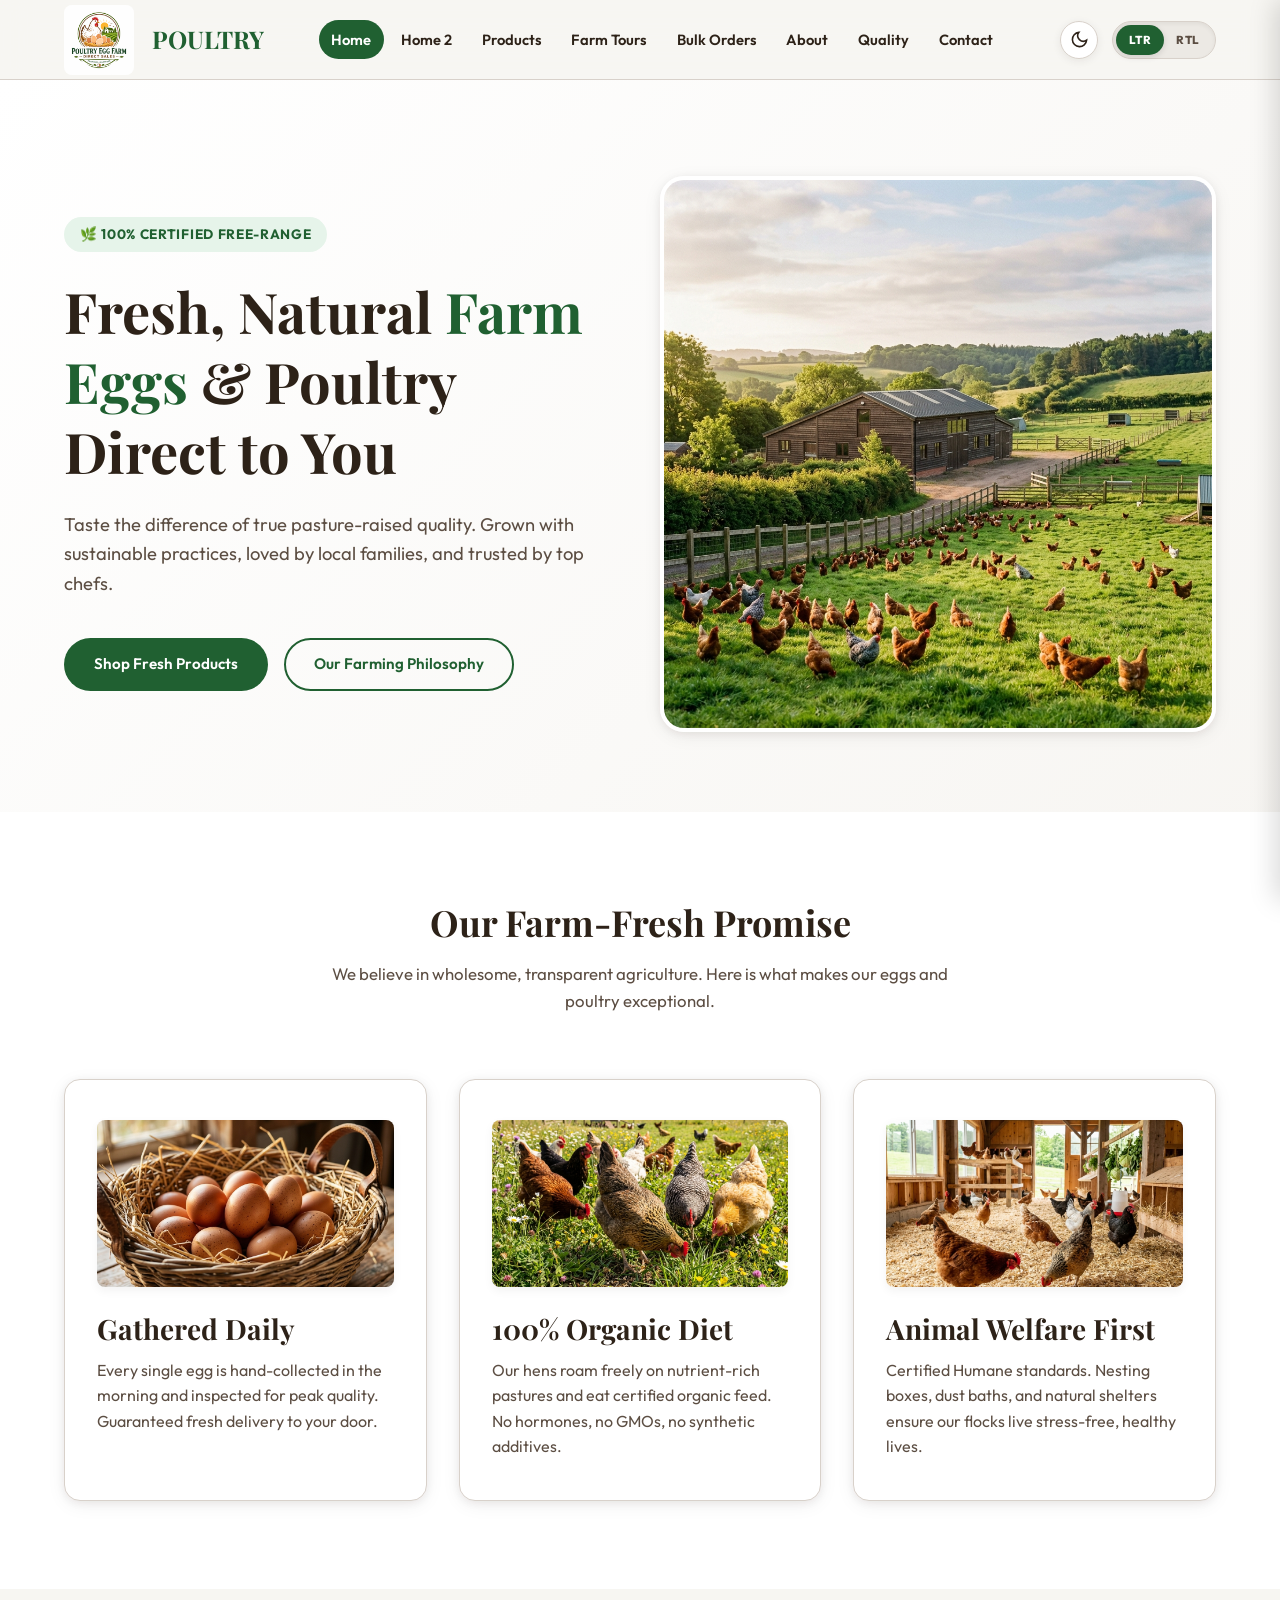
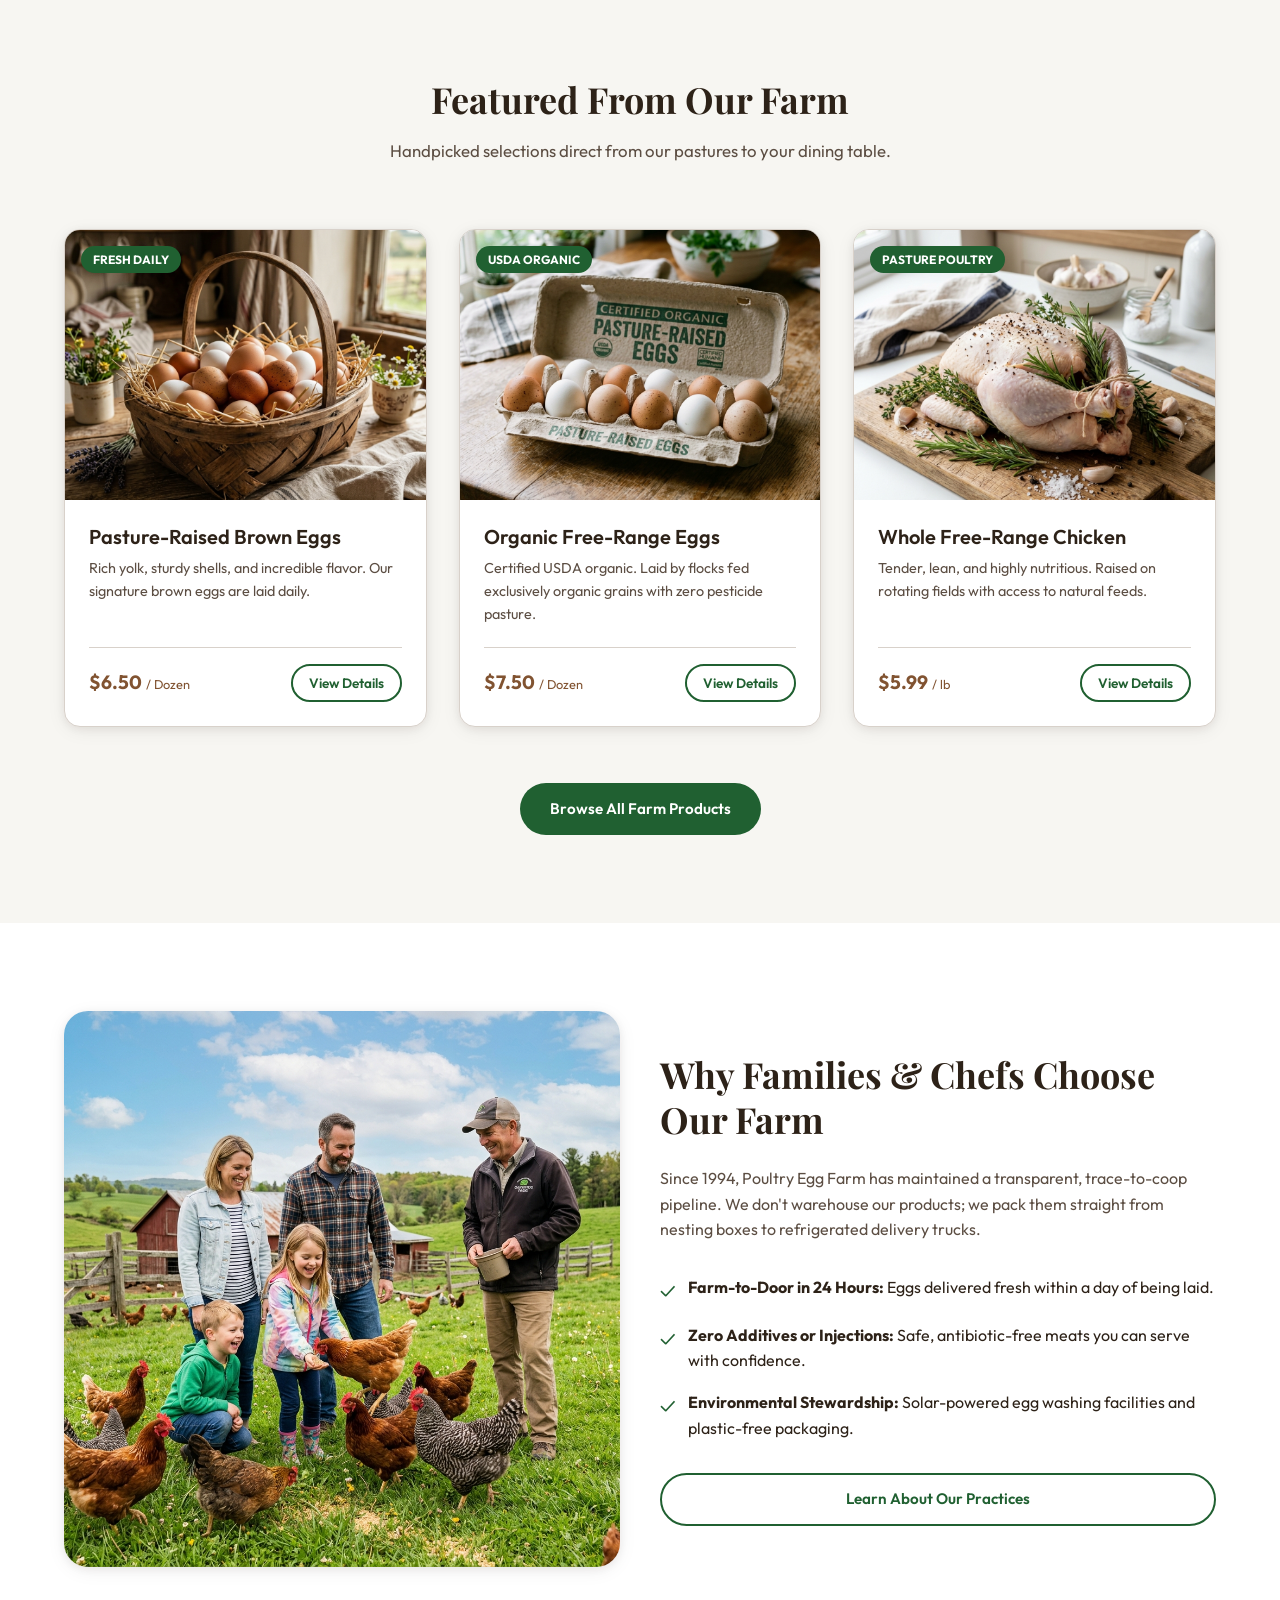
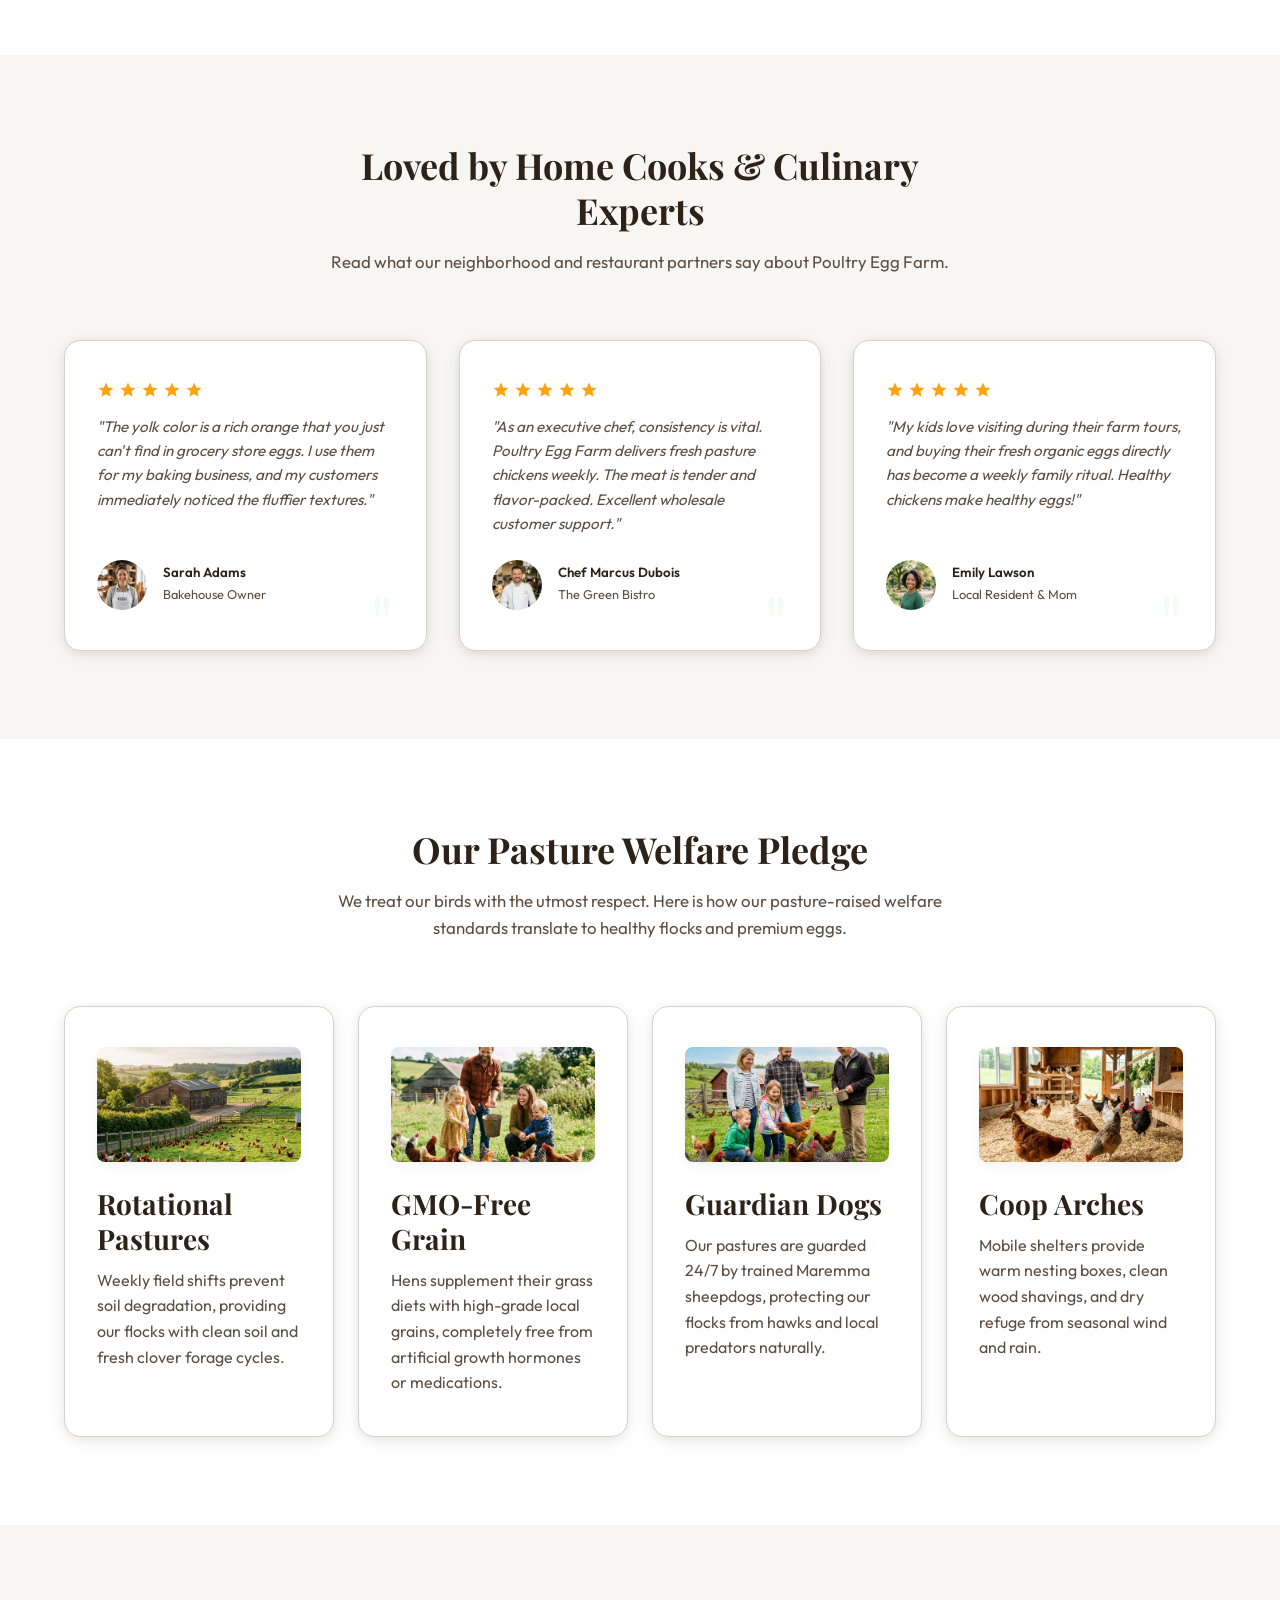
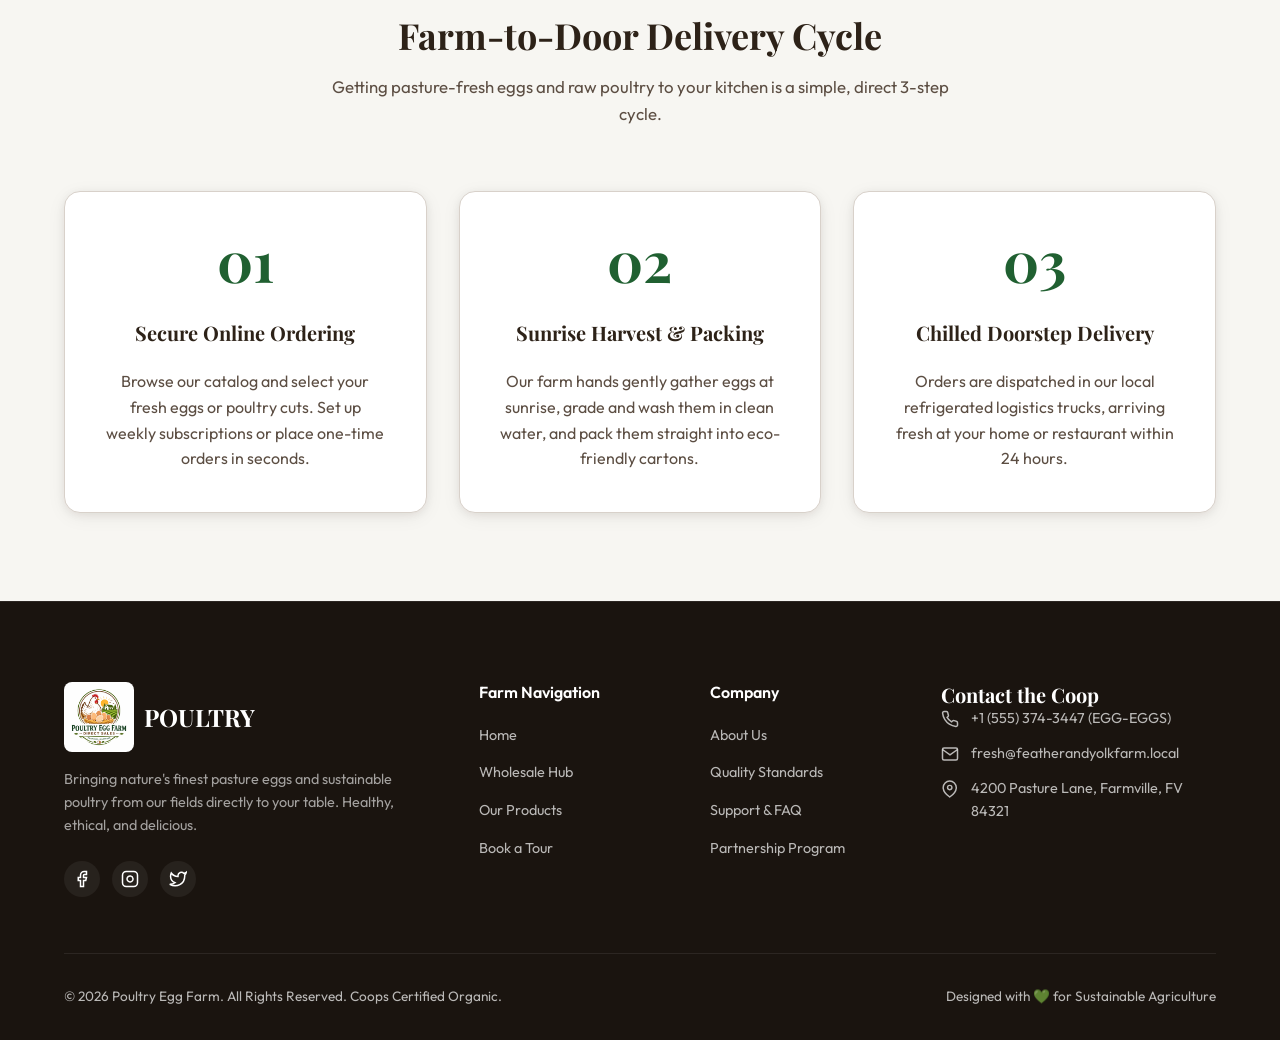
<file: index.html>
<!DOCTYPE html>
<html lang="en">
<head>
  <meta charset="UTF-8">
  <meta name="viewport" content="width=device-width, initial-scale=1.0">
  <title>Poultry Egg Farm | Fresh Eggs & Pasture Poultry Direct Sales</title>
  <meta name="description" content="Welcome to Poultry Egg Farm. We deliver fresh organic eggs and free-range pasture poultry directly from our farm to your family and commercial kitchen.">
  <link rel="stylesheet" href="css/style.css">
  <link rel="icon" type="image/svg+xml" href="assets/favicon.svg">
</head>
<body>

  <!-- MOBILE SLIDE-IN MENU -->
  <div class="mobile-overlay"></div>
  <nav class="mobile-nav" aria-label="Mobile Navigation">
    <div class="mobile-nav-header">
      <a href="index.html" class="logo">
        <img src="assets/brand_logo.jpg" alt="Poultry Egg Farm Logo" style="height: 70px; width: auto; object-fit: contain; margin-right: 8px;"><span>POULTRY</span>
        
      </a>
      <button class="mobile-nav-close btn-icon" aria-label="Close Mobile Menu">✕</button>
    </div>
    <ul class="mobile-menu-links">
      <li><a href="index.html" class="mobile-nav-link active">Home</a></li>
      <li><a href="home2.html" class="mobile-nav-link">Wholesale (Home 2)</a></li>
      <li><a href="products.html" class="mobile-nav-link">Products</a></li>
      <li><a href="tours.html" class="mobile-nav-link">Farm Tours</a></li>
      <li><a href="bulk.html" class="mobile-nav-link">Bulk Orders</a></li>
      <li><a href="about.html" class="mobile-nav-link">About Our Farm</a></li>
      <li><a href="quality.html" class="mobile-nav-link">Freshness & Quality</a></li>
      <li><a href="contact.html" class="mobile-nav-link">Contact</a></li>
    </ul>
    <div class="mobile-nav-cta">
      <h5>Order Fresh Eggs Today</h5>
      <p style="font-size: 0.85rem; margin-bottom: 1rem;">Direct delivery to your doorstep within 24 hours.</p>
      <a href="products.html" class="btn btn-primary" style="padding: 0.5rem 1rem; font-size: 0.85rem;">Shop Products</a>
    </div>
  </nav>

  <!-- MAIN NAVIGATION HEADER -->
  <header>
    <div class="container header-container">
      <a href="index.html" class="logo">
        <img src="assets/brand_logo.jpg" alt="Poultry Egg Farm Logo" style="height: 70px; width: auto; object-fit: contain; margin-right: 8px;"><span>POULTRY</span>
        
      </a>
      
      <ul class="nav-menu">
        <li><a href="index.html" class="nav-link active">Home</a></li>
        <li><a href="home2.html" class="nav-link">Home 2</a></li>
        <li><a href="products.html" class="nav-link">Products</a></li>
        <li><a href="tours.html" class="nav-link">Farm Tours</a></li>
        <li><a href="bulk.html" class="nav-link">Bulk Orders</a></li>
        <li><a href="about.html" class="nav-link">About</a></li>
        <li><a href="quality.html" class="nav-link">Quality</a></li>
        <li><a href="contact.html" class="nav-link">Contact</a></li>
      </ul>

      <div class="nav-controls">
        <button class="theme-toggle" aria-label="Toggle Theme"></button>
        <div class="direction-toggle" aria-label="Toggle Layout Direction">
          <button type="button" class="dir-btn ltr-btn active" data-dir="ltr">LTR</button>
          <button type="button" class="dir-btn rtl-btn" data-dir="rtl">RTL</button>
          <span class="dir-slider"></span>
        </div>
        <button class="hamburger" aria-label="Open Mobile Menu">☰</button>
      </div>
    </div>
  </header>

  <main>
    <!-- HERO SECTION -->
    <section class="hero" id="hero-section">
      <div class="container grid-2">
        <div class="hero-content">
          <div class="badge">
            <span>🌿 100% Certified Free-Range</span>
          </div>
          <h1 class="hero-title">Fresh, Natural <span>Farm Eggs</span> & Poultry Direct to You</h1>
          <p class="hero-subtitle">Taste the difference of true pasture-raised quality. Grown with sustainable practices, loved by local families, and trusted by top chefs.</p>
          <div class="hero-actions">
            <a href="products.html" class="btn btn-primary" id="cta-shop-products">Shop Fresh Products</a>
            <a href="about.html" class="btn btn-secondary">Our Farming Philosophy</a>
          </div>
        </div>
        <div class="hero-image-container">
          <div class="hero-image-backdrop"></div>
          <img src="assets/farm_hero.png" alt="Happy free range chickens grazing on lush green pasture grass at Feather and Yolk Farm" class="hero-img">
        </div>
      </div>
    </section>

    <!-- FARM-FRESH PROMISE -->
    <section class="section section-bg" id="promise-section">
      <div class="container">
        <div class="section-header">
          <h2>Our Farm-Fresh Promise</h2>
          <p>We believe in wholesome, transparent agriculture. Here is what makes our eggs and poultry exceptional.</p>
        </div>
        <div class="grid-3">
          <div class="promise-card">
            <img src="assets/gathered_daily.png" alt="Eggs gathered daily in a basket" class="promise-card-img">
            <h3>Gathered Daily</h3>
            <p>Every single egg is hand-collected in the morning and inspected for peak quality. Guaranteed fresh delivery to your door.</p>
          </div>
          <div class="promise-card">
            <img src="assets/organic_diet.png" alt="Free-range chickens feeding on pasture grass" class="promise-card-img">
            <h3>100% Organic Diet</h3>
            <p>Our hens roam freely on nutrient-rich pastures and eat certified organic feed. No hormones, no GMOs, no synthetic additives.</p>
          </div>
          <div class="promise-card">
            <img src="assets/animal_welfare.png" alt="Happy chicken in a clean nesting box" class="promise-card-img">
            <h3>Animal Welfare First</h3>
            <p>Certified Humane standards. Nesting boxes, dust baths, and natural shelters ensure our flocks live stress-free, healthy lives.</p>
          </div>
        </div>
      </div>
    </section>

    <!-- FEATURED PRODUCTS -->
    <section class="section" id="featured-products">
      <div class="container">
        <div class="section-header">
          <h2>Featured From Our Farm</h2>
          <p>Handpicked selections direct from our pastures to your dining table.</p>
        </div>
        <div class="grid-3">
          <!-- Product Card 1 -->
          <div class="product-card" data-title="Pasture-Raised Brown Eggs" data-price="$6.50 / Dozen" data-category-label="Fresh Eggs" data-desc="Rich yolk, sturdy shells, and incredible flavor. Our signature brown eggs are laid daily by hens with full pasture access." data-status="In Stock" data-origin="Coop A - East Pasture" data-weight="Approx. 750g per carton" data-shelf-life="Keep refrigerated, best within 30 days">
            <div class="product-img-wrapper">
              <span class="product-tag">Fresh Daily</span>
              <img src="assets/eggs_basket.png" alt="Carton of fresh pasture raised brown eggs on hay">
            </div>
            <div class="product-info">
              <h4>Pasture-Raised Brown Eggs</h4>
              <p class="product-desc">Rich yolk, sturdy shells, and incredible flavor. Our signature brown eggs are laid daily.</p>
              <div class="product-footer">
                <span class="product-price">$6.50 <span style="font-size: 0.8rem; font-weight: normal;">/ Dozen</span></span>
                <button class="btn btn-secondary view-details-btn" style="padding: 0.5rem 1rem; font-size: 0.85rem;" id="view-eggs">View Details</button>
              </div>
            </div>
          </div>

          <!-- Product Card 2 -->
          <div class="product-card" data-title="Organic Free-Range Eggs" data-price="$7.50 / Dozen" data-category-label="Organic Eggs" data-desc="Certified USDA organic farm eggs. Laid by flocks fed exclusively organic grains with zero chemicals or pesticides in their pasture." data-status="Limited Stock" data-origin="Coop B - Organic Valley" data-weight="Approx. 720g per carton" data-shelf-life="Keep refrigerated, best within 30 days">
            <div class="product-img-wrapper">
              <span class="product-tag">USDA Organic</span>
              <img src="assets/organic_eggs.png" alt="Basket of USDA organic farm fresh eggs">
            </div>
            <div class="product-info">
              <h4>Organic Free-Range Eggs</h4>
              <p class="product-desc">Certified USDA organic. Laid by flocks fed exclusively organic grains with zero pesticide pasture.</p>
              <div class="product-footer">
                <span class="product-price">$7.50 <span style="font-size: 0.8rem; font-weight: normal;">/ Dozen</span></span>
                <button class="btn btn-secondary view-details-btn" style="padding: 0.5rem 1rem; font-size: 0.85rem;" id="view-organic-eggs">View Details</button>
              </div>
            </div>
          </div>

          <!-- Product Card 3 -->
          <div class="product-card" data-title="Whole Free-Range Chicken" data-price="$5.99 / lb" data-category-label="Whole Chicken" data-desc="Tender, lean, and highly nutritious. Raised on rotating fields with full access to natural seeds, insects, and clean water." data-status="In Stock" data-origin="North Pasture Flocks" data-weight="4.0 - 5.5 lbs average" data-shelf-life="Keep frozen, or cook within 3 days of delivery">
            <div class="product-img-wrapper">
              <span class="product-tag">Pasture Poultry</span>
              <img src="assets/fresh_poultry.png" alt="Fresh raw whole chicken on wooden board with herbs">
            </div>
            <div class="product-info">
              <h4>Whole Free-Range Chicken</h4>
              <p class="product-desc">Tender, lean, and highly nutritious. Raised on rotating fields with access to natural feeds.</p>
              <div class="product-footer">
                <span class="product-price">$5.99 <span style="font-size: 0.8rem; font-weight: normal;">/ lb</span></span>
                <button class="btn btn-secondary view-details-btn" style="padding: 0.5rem 1rem; font-size: 0.85rem;" id="view-poultry">View Details</button>
              </div>
            </div>
          </div>
        </div>
        <div style="text-align: center; margin-top: 3.5rem;">
          <a href="products.html" class="btn btn-primary">Browse All Farm Products</a>
        </div>
      </div>
    </section>

    <!-- WHY CHOOSE US -->
    <section class="section section-bg" id="why-choose-us">
      <div class="container grid-2">
        <div class="hero-image-container">
          <img src="assets/farm_tour.png" alt="A family interacting with free range hens on our farm" style="border-radius: var(--border-radius-lg); box-shadow: var(--shadow);">
        </div>
        <div class="hero-content">
          <h2 style="margin-bottom: 1.5rem;">Why Families & Chefs Choose Our Farm</h2>
          <p style="margin-bottom: 2rem;">Since 1994, Poultry Egg Farm has maintained a transparent, trace-to-coop pipeline. We don't warehouse our products; we pack them straight from nesting boxes to refrigerated delivery trucks.</p>
          <ul class="text-start" style="list-style: none; display: flex; flex-direction: column; gap: 1rem; margin-bottom: 2rem;">
            <li style="display: flex; gap: 0.75rem; align-items: flex-start;">
              <span style="color: var(--primary); font-size: 1.25rem;">✓</span>
              <div>
                <strong>Farm-to-Door in 24 Hours:</strong> Eggs delivered fresh within a day of being laid.
              </div>
            </li>
            <li style="display: flex; gap: 0.75rem; align-items: flex-start;">
              <span style="color: var(--primary); font-size: 1.25rem;">✓</span>
              <div>
                <strong>Zero Additives or Injections:</strong> Safe, antibiotic-free meats you can serve with confidence.
              </div>
            </li>
            <li style="display: flex; gap: 0.75rem; align-items: flex-start;">
              <span style="color: var(--primary); font-size: 1.25rem;">✓</span>
              <div>
                <strong>Environmental Stewardship:</strong> Solar-powered egg washing facilities and plastic-free packaging.
              </div>
            </li>
          </ul>
          <a href="about.html" class="btn btn-secondary">Learn About Our Practices</a>
        </div>
      </div>
    </section>

    <!-- CUSTOMER TESTIMONIALS -->
    <section class="section" id="testimonials">
      <div class="container">
        <div class="section-header">
          <h2>Loved by Home Cooks & Culinary Experts</h2>
          <p>Read what our neighborhood and restaurant partners say about Poultry Egg Farm.</p>
        </div>
        <div class="grid-3">
          <div class="testimonial-card">
            <div class="stars">
              <svg viewBox="0 0 24 24"><path d="M12 17.27L18.18 21l-1.64-7.03L22 9.24l-7.19-.61L12 2 9.19 8.63 2 9.24l5.46 4.73L5.82 21z"/></svg>
              <svg viewBox="0 0 24 24"><path d="M12 17.27L18.18 21l-1.64-7.03L22 9.24l-7.19-.61L12 2 9.19 8.63 2 9.24l5.46 4.73L5.82 21z"/></svg>
              <svg viewBox="0 0 24 24"><path d="M12 17.27L18.18 21l-1.64-7.03L22 9.24l-7.19-.61L12 2 9.19 8.63 2 9.24l5.46 4.73L5.82 21z"/></svg>
              <svg viewBox="0 0 24 24"><path d="M12 17.27L18.18 21l-1.64-7.03L22 9.24l-7.19-.61L12 2 9.19 8.63 2 9.24l5.46 4.73L5.82 21z"/></svg>
              <svg viewBox="0 0 24 24"><path d="M12 17.27L18.18 21l-1.64-7.03L22 9.24l-7.19-.61L12 2 9.19 8.63 2 9.24l5.46 4.73L5.82 21z"/></svg>
            </div>
            <p class="testimonial-text">"The yolk color is a rich orange that you just can't find in grocery store eggs. I use them for my baking business, and my customers immediately noticed the fluffier textures."</p>
            <div class="user-profile">
              <img src="assets/avatar_baker.png" alt="Sarah Adams" class="user-avatar">
              <div class="user-details">
                <h5>Sarah Adams</h5>
                <span>Bakehouse Owner</span>
              </div>
            </div>
          </div>
          <div class="testimonial-card">
            <div class="stars">
              <svg viewBox="0 0 24 24"><path d="M12 17.27L18.18 21l-1.64-7.03L22 9.24l-7.19-.61L12 2 9.19 8.63 2 9.24l5.46 4.73L5.82 21z"/></svg>
              <svg viewBox="0 0 24 24"><path d="M12 17.27L18.18 21l-1.64-7.03L22 9.24l-7.19-.61L12 2 9.19 8.63 2 9.24l5.46 4.73L5.82 21z"/></svg>
              <svg viewBox="0 0 24 24"><path d="M12 17.27L18.18 21l-1.64-7.03L22 9.24l-7.19-.61L12 2 9.19 8.63 2 9.24l5.46 4.73L5.82 21z"/></svg>
              <svg viewBox="0 0 24 24"><path d="M12 17.27L18.18 21l-1.64-7.03L22 9.24l-7.19-.61L12 2 9.19 8.63 2 9.24l5.46 4.73L5.82 21z"/></svg>
              <svg viewBox="0 0 24 24"><path d="M12 17.27L18.18 21l-1.64-7.03L22 9.24l-7.19-.61L12 2 9.19 8.63 2 9.24l5.46 4.73L5.82 21z"/></svg>
            </div>
            <p class="testimonial-text">"As an executive chef, consistency is vital. Poultry Egg Farm delivers fresh pasture chickens weekly. The meat is tender and flavor-packed. Excellent wholesale customer support."</p>
            <div class="user-profile">
              <img src="assets/avatar_chef.png" alt="Chef Marcus Dubois" class="user-avatar">
              <div class="user-details">
                <h5>Chef Marcus Dubois</h5>
                <span>The Green Bistro</span>
              </div>
            </div>
          </div>
          <div class="testimonial-card">
            <div class="stars">
              <svg viewBox="0 0 24 24"><path d="M12 17.27L18.18 21l-1.64-7.03L22 9.24l-7.19-.61L12 2 9.19 8.63 2 9.24l5.46 4.73L5.82 21z"/></svg>
              <svg viewBox="0 0 24 24"><path d="M12 17.27L18.18 21l-1.64-7.03L22 9.24l-7.19-.61L12 2 9.19 8.63 2 9.24l5.46 4.73L5.82 21z"/></svg>
              <svg viewBox="0 0 24 24"><path d="M12 17.27L18.18 21l-1.64-7.03L22 9.24l-7.19-.61L12 2 9.19 8.63 2 9.24l5.46 4.73L5.82 21z"/></svg>
              <svg viewBox="0 0 24 24"><path d="M12 17.27L18.18 21l-1.64-7.03L22 9.24l-7.19-.61L12 2 9.19 8.63 2 9.24l5.46 4.73L5.82 21z"/></svg>
              <svg viewBox="0 0 24 24"><path d="M12 17.27L18.18 21l-1.64-7.03L22 9.24l-7.19-.61L12 2 9.19 8.63 2 9.24l5.46 4.73L5.82 21z"/></svg>
            </div>
            <p class="testimonial-text">"My kids love visiting during their farm tours, and buying their fresh organic eggs directly has become a weekly family ritual. Healthy chickens make healthy eggs!"</p>
            <div class="user-profile">
              <img src="assets/avatar_mom.png" alt="Emily Lawson" class="user-avatar">
              <div class="user-details">
                <h5>Emily Lawson</h5>
                <span>Local Resident & Mom</span>
              </div>
            </div>
          </div>
        </div>
      </div>
    </section>
  </main>

  <!-- PRODUCT SPEC DETAIL MODAL (SHARED ACCROSS PAGES) -->
  <div class="modal" id="product-modal">
    <div class="modal-overlay"></div>
    <div class="modal-container">
      <button class="modal-close" aria-label="Close Modal">✕</button>
      <div class="modal-image">
        <img src="assets/eggs_basket.png" alt="Product Image">
      </div>
      <div class="modal-content">
        <div class="modal-header-meta">
          <span class="modal-category">Fresh Eggs</span>
          <span class="modal-status">In Stock</span>
        </div>
        <h3 class="modal-title">Pasture-Raised Eggs</h3>
        <span class="modal-price">$6.50 / Dozen</span>
        <p class="modal-desc">Rich yolk, sturdy shells, and incredible flavor. Our signature brown eggs are laid daily by hens with full pasture access.</p>
        
        <div class="modal-specs">
          <div class="spec-item">
            <strong>Origin Point:</strong>
            <span class="spec-origin">Coop A - East Pasture</span>
          </div>
          <div class="spec-item">
            <strong>Weight Class:</strong>
            <span class="spec-weight">Approx. 750g per carton</span>
          </div>
          <div class="spec-item">
            <strong>Storage Info:</strong>
            <span class="spec-shelflife">Keep refrigerated, best within 30 days</span>
          </div>
          <div class="spec-item">
            <strong>Certifications:</strong>
            <span>Certified Humane, GMO-Free</span>
          </div>
        </div>
        
        <div style="margin-top: auto; display: flex; gap: 1rem;">
          <a href="contact.html" class="btn btn-primary" style="flex-grow: 1;">Enquire for Purchase</a>
          <a href="bulk.html" class="btn btn-secondary">Bulk Inquiries</a>
        </div>
      </div>
    </div>
  </div>

    <!-- ANIMAL WELFARE PLEDGE -->
    <section class="section section-bg" id="welfare-pledge">
      <div class="container">
        <div class="section-header">
          <h2>Our Pasture Welfare Pledge</h2>
          <p>We treat our birds with the utmost respect. Here is how our pasture-raised welfare standards translate to healthy flocks and premium eggs.</p>
        </div>
        <div class="grid-4">
          <div class="promise-card">
            <img src="assets/farm_hero.png" alt="Happy free range chickens grazing on pastures" class="promise-card-img">
            <h3>Rotational Pastures</h3>
            <p>Weekly field shifts prevent soil degradation, providing our flocks with clean soil and fresh clover forage cycles.</p>
          </div>
          <div class="promise-card">
            <img src="assets/tour_family.png" alt="Feeding chickens with high-grade local grains" class="promise-card-img">
            <h3>GMO-Free Grain</h3>
            <p>Hens supplement their grass diets with high-grade local grains, completely free from artificial growth hormones or medications.</p>
          </div>
          <div class="promise-card">
            <img src="assets/farm_tour.png" alt="A family interacting with hens protected by guardian dogs" class="promise-card-img">
            <h3>Guardian Dogs</h3>
            <p>Our pastures are guarded 24/7 by trained Maremma sheepdogs, protecting our flocks from hawks and local predators naturally.</p>
          </div>
          <div class="promise-card">
            <img src="assets/animal_welfare.png" alt="Chicken inside a warm mobile coop nesting box" class="promise-card-img">
            <h3>Coop Arches</h3>
            <p>Mobile shelters provide warm nesting boxes, clean wood shavings, and dry refuge from seasonal wind and rain.</p>
          </div>
        </div>
      </div>
    </section>

    <!-- HOW DIRECT DELIVERY WORKS -->
    <section class="section" id="delivery-cycle">
      <div class="container">
        <div class="section-header">
          <h2>Farm-to-Door Delivery Cycle</h2>
          <p>Getting pasture-fresh eggs and raw poultry to your kitchen is a simple, direct 3-step cycle.</p>
        </div>
        <div class="grid-3">
          <div class="step-card" style="flex-direction: column; text-align: center; gap: 1.5rem; border: 1px solid var(--border-color); padding: 2.5rem; border-radius: var(--border-radius-md);">
            <div class="step-number" style="font-size: 3.5rem; line-height: 1; font-family: var(--font-serif); color: var(--primary); margin-bottom: 0.5rem;">01</div>
            <h4>Secure Online Ordering</h4>
            <p>Browse our catalog and select your fresh eggs or poultry cuts. Set up weekly subscriptions or place one-time orders in seconds.</p>
          </div>
          <div class="step-card" style="flex-direction: column; text-align: center; gap: 1.5rem; border: 1px solid var(--border-color); padding: 2.5rem; border-radius: var(--border-radius-md);">
            <div class="step-number" style="font-size: 3.5rem; line-height: 1; font-family: var(--font-serif); color: var(--primary); margin-bottom: 0.5rem;">02</div>
            <h4>Sunrise Harvest & Packing</h4>
            <p>Our farm hands gently gather eggs at sunrise, grade and wash them in clean water, and pack them straight into eco-friendly cartons.</p>
          </div>
          <div class="step-card" style="flex-direction: column; text-align: center; gap: 1.5rem; border: 1px solid var(--border-color); padding: 2.5rem; border-radius: var(--border-radius-md);">
            <div class="step-number" style="font-size: 3.5rem; line-height: 1; font-family: var(--font-serif); color: var(--primary); margin-bottom: 0.5rem;">03</div>
            <h4>Chilled Doorstep Delivery</h4>
            <p>Orders are dispatched in our local refrigerated logistics trucks, arriving fresh at your home or restaurant within 24 hours.</p>
          </div>
        </div>
      </div>
    </section>

  <!-- FOOTER -->
  <footer>
    <div class="container">
      <div class="footer-top">
        <div class="footer-brand">
          <a href="index.html" style="display: flex; align-items: center; gap: 10px; margin-bottom: 1rem; text-decoration: none; color: var(--primary);">
            <img src="assets/brand_logo.jpg" alt="Poultry Egg Farm Logo" style="height: 70px; width: auto; object-fit: contain;">
            <h3 style="margin: 0;">POULTRY</h3>
          </a>
          <p>Bringing nature's finest pasture eggs and sustainable poultry from our fields directly to your table. Healthy, ethical, and delicious.</p>
          <div class="footer-socials">
            <a href="#" aria-label="Facebook">
              <svg viewBox="0 0 24 24"><path d="M18 2h-3a5 5 0 0 0-5 5v3H7v4h3v8h4v-8h3l1-4h-4V7a1 1 0 0 1 1-1h3z"/></svg>
            </a>
            <a href="#" aria-label="Instagram">
              <svg viewBox="0 0 24 24"><rect x="2" y="2" width="20" height="20" rx="5" ry="5"/><path d="M16 11.37A4 4 0 1 1 12.63 8 4 4 0 0 1 16 11.37zM17.5 6.5h.01"/></svg>
            </a>
            <a href="#" aria-label="Twitter">
              <svg viewBox="0 0 24 24"><path d="M23 3a10.9 10.9 0 0 1-3.14 1.53 4.48 4.48 0 0 0-7.86 3v1A10.66 10.66 0 0 1 3 4s-4 9 5 13a11.64 11.64 0 0 1-7 2c9 5 20 0 20-11.5a4.5 4.5 0 0 0-.08-.83A7.72 7.72 0 0 0 23 3z"/></svg>
            </a>
          </div>
        </div>
        <div class="footer-links-col">
          <h4>Farm Navigation</h4>
          <ul class="footer-links">
            <li><a href="index.html">Home</a></li>
            <li><a href="home2.html">Wholesale Hub</a></li>
            <li><a href="products.html">Our Products</a></li>
            <li><a href="tours.html">Book a Tour</a></li>
          </ul>
        </div>
        <div class="footer-links-col">
          <h4>Company</h4>
          <ul class="footer-links">
            <li><a href="about.html">About Us</a></li>
            <li><a href="quality.html">Quality Standards</a></li>
            <li><a href="contact.html">Support & FAQ</a></li>
            <li><a href="bulk.html">Partnership Program</a></li>
          </ul>
        </div>
        <div class="footer-contact-col">
          <h4>Contact the Coop</h4>
          <div class="footer-contact-info">
            <div class="footer-contact-item">
              <svg viewBox="0 0 24 24"><path d="M22 16.92v3a2 2 0 0 1-2.18 2 19.79 19.79 0 0 1-8.63-3.07 19.5 19.5 0 0 1-6-6 19.79 19.79 0 0 1-3.07-8.67A2 2 0 0 1 4.11 2h3a2 2 0 0 1 2 1.72 12.84 12.84 0 0 0 .7 2.81 2 2 0 0 1-.45 2.11L8.09 9.91a16 16 0 0 0 6 6l1.27-1.27a2 2 0 0 1 2.11-.45 12.84 12.84 0 0 0 2.81.7A2 2 0 0 1 22 16.92z"/></svg>
              <span>+1 (555) 374-3447 (EGG-EGGS)</span>
            </div>
            <div class="footer-contact-item">
              <svg viewBox="0 0 24 24"><path d="M4 4h16c1.1 0 2 .9 2 2v12c0 1.1-.9 2-2 2H4c-1.1 0-2-.9-2-2V6c0-1.1.9-2 2-2z"/><polyline points="22,6 12,13 2,6"/></svg>
              <span>fresh@featherandyolkfarm.local</span>
            </div>
            <div class="footer-contact-item">
              <svg viewBox="0 0 24 24"><path d="M21 10c0 7-9 13-9 13s-9-6-9-13a9 9 0 0 1 18 0z"/><circle cx="12" cy="10" r="3"/></svg>
              <span>4200 Pasture Lane, Farmville, FV 84321</span>
            </div>
          </div>
        </div>
      </div>
      <div class="footer-bottom">
        <span>© 2026 Poultry Egg Farm. All Rights Reserved. Coops Certified Organic.</span>
        <span>Designed with 💚 for Sustainable Agriculture</span>
      </div>
    </div>
  </footer>

  <script src="js/main.js"></script>
</body>
</html>
</file>
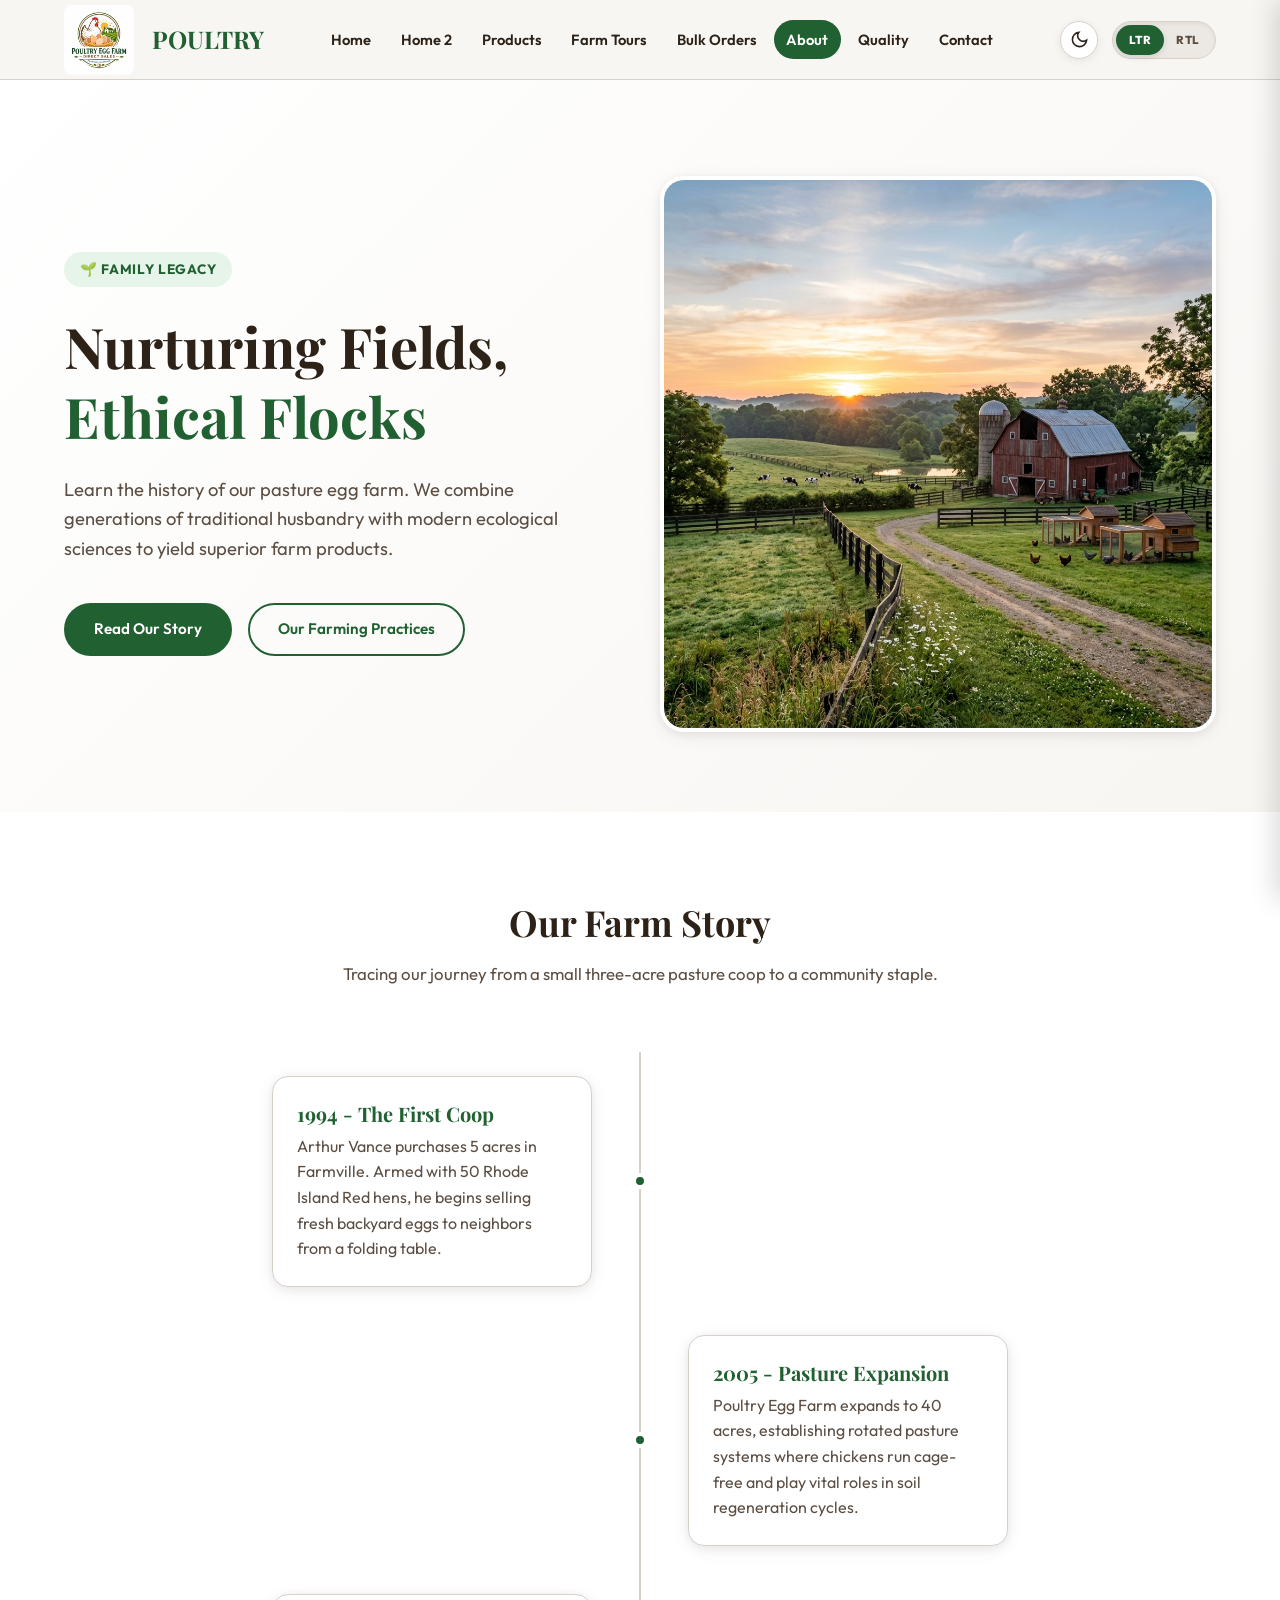
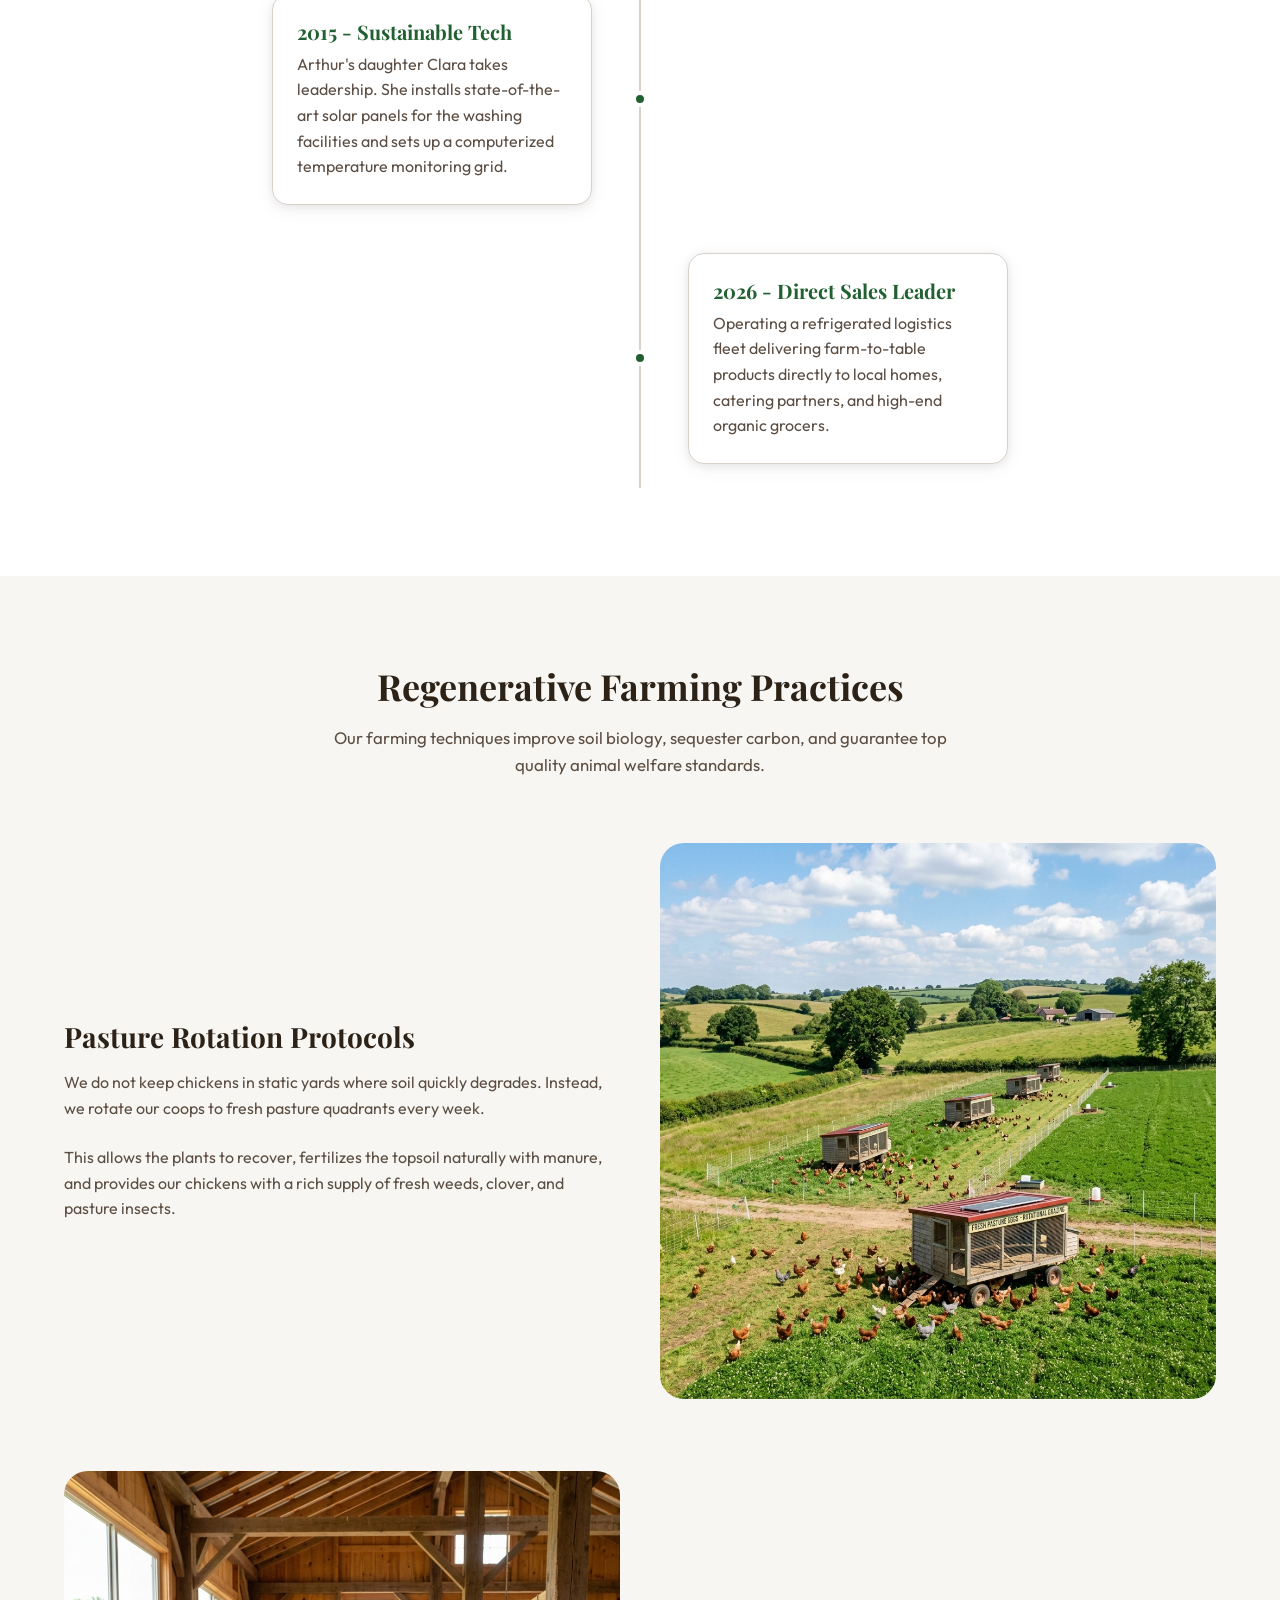
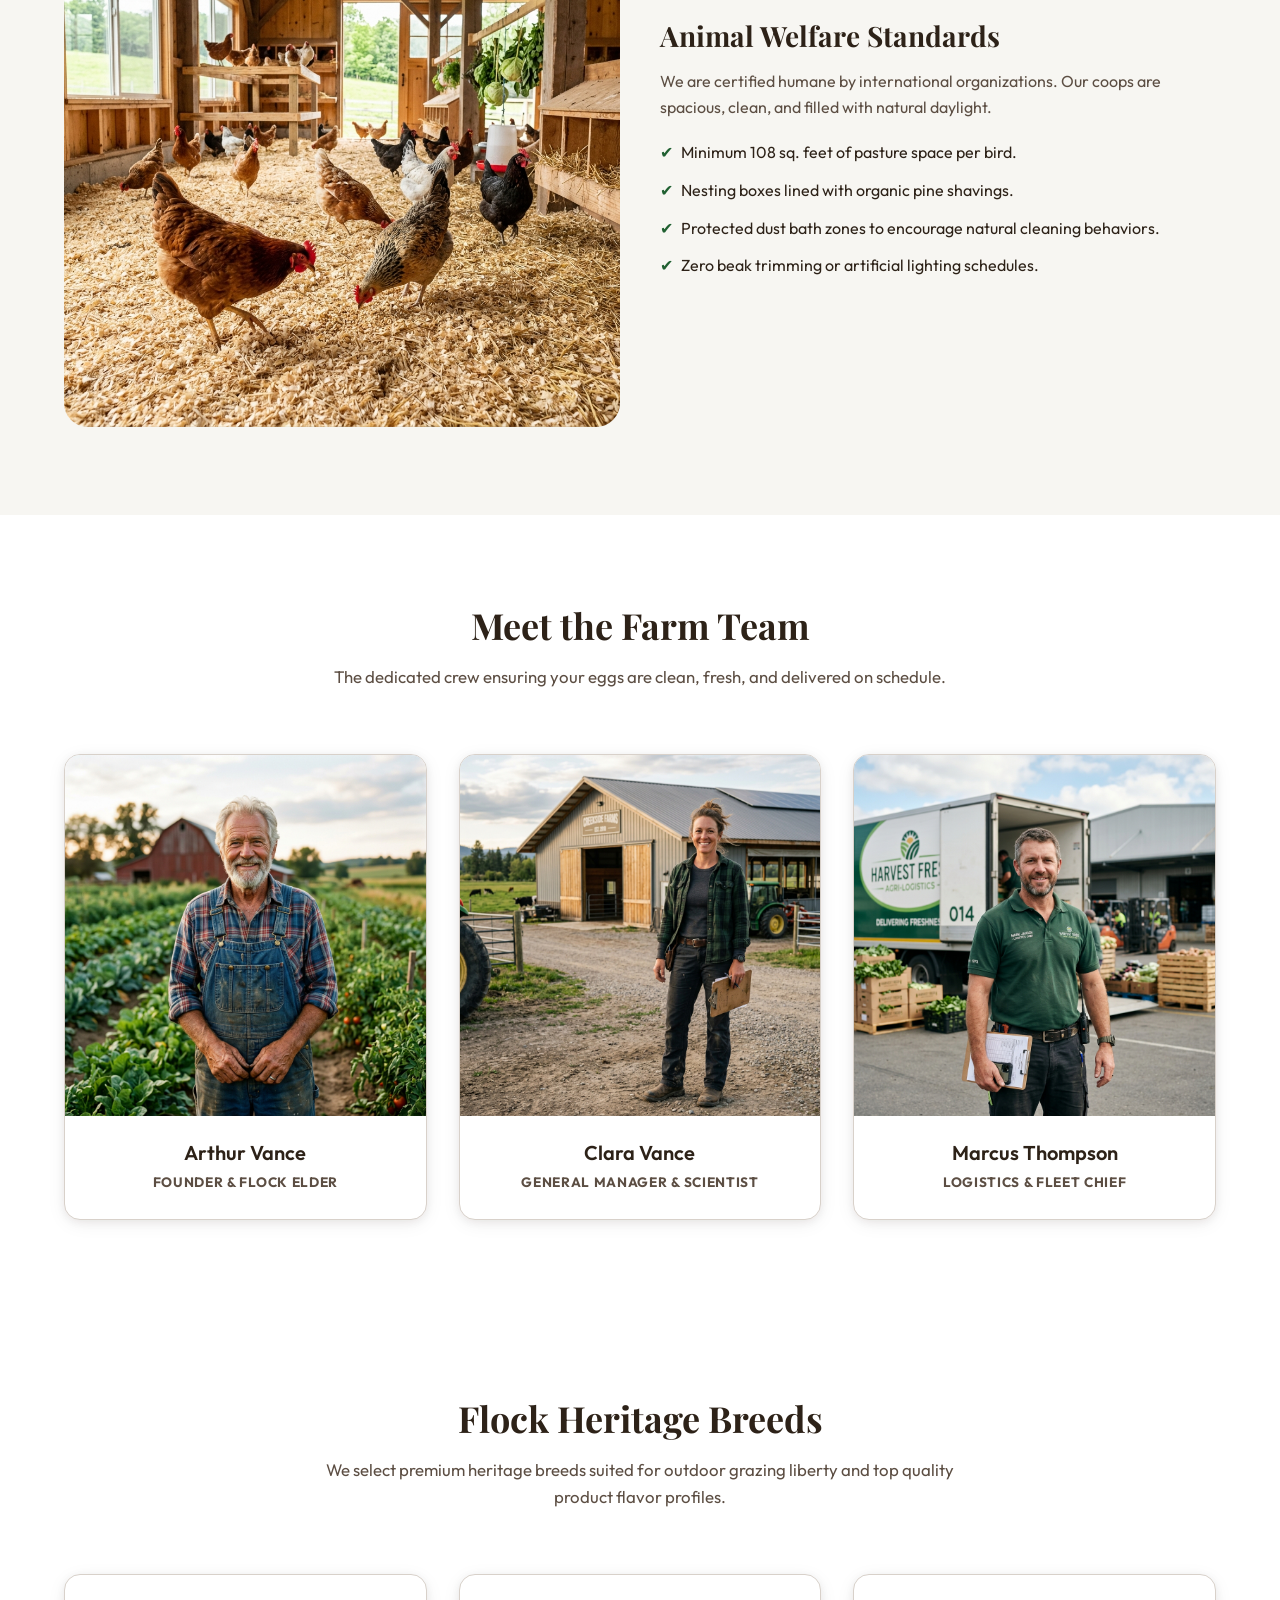
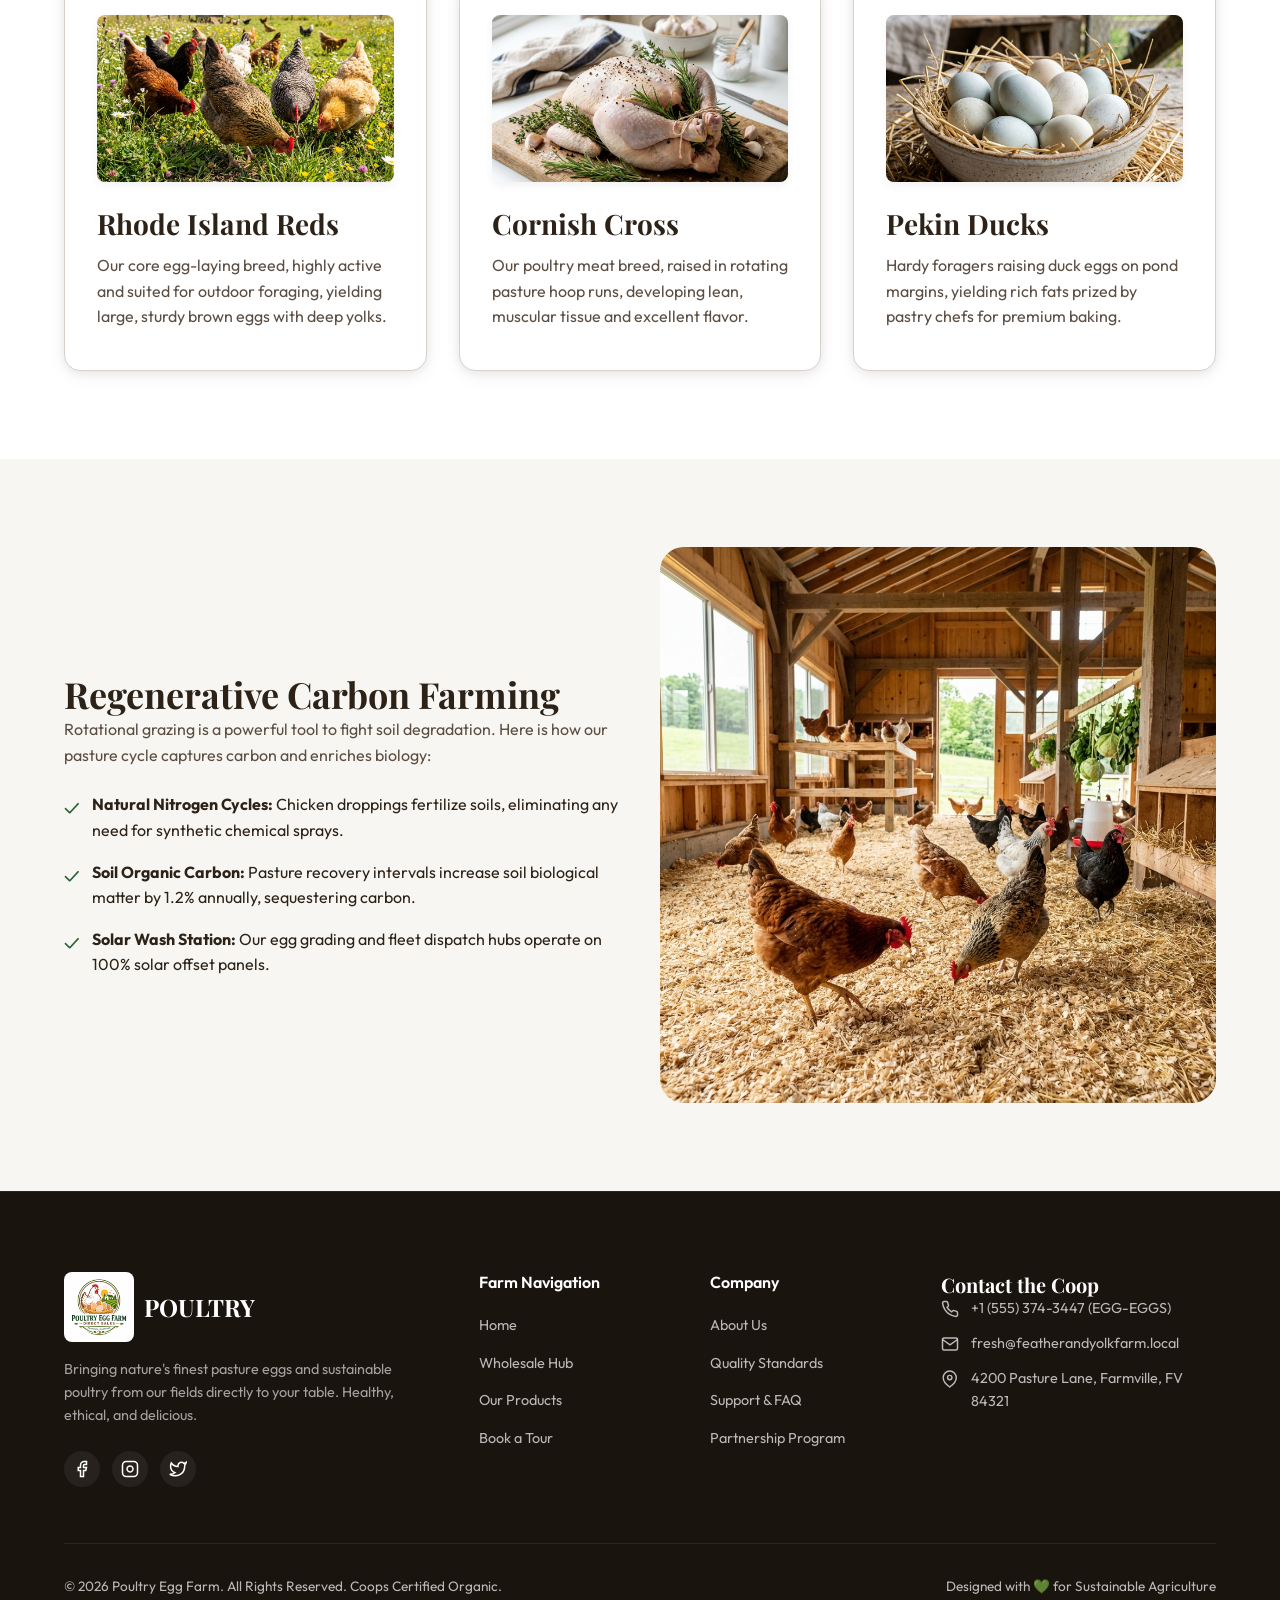
<file: about.html>
<!DOCTYPE html>
<html lang="en">
<head>
  <meta charset="UTF-8">
  <meta name="viewport" content="width=device-width, initial-scale=1.0">
  <title>About Us & Sustainable Practices | Poultry Egg Farm</title>
  <meta name="description" content="Discover the history of Poultry Egg Farm. Learn about our cage-free, pasture-raised animal welfare standards and meet our dedicated family team.">
  <link rel="stylesheet" href="css/style.css">
  <link rel="icon" type="image/svg+xml" href="assets/favicon.svg">
</head>
<body>

  <!-- MOBILE SLIDE-IN MENU -->
  <div class="mobile-overlay"></div>
  <nav class="mobile-nav" aria-label="Mobile Navigation">
    <div class="mobile-nav-header">
      <a href="index.html" class="logo">
        <img src="assets/brand_logo.jpg" alt="Poultry Egg Farm Logo" style="height: 70px; width: auto; object-fit: contain; margin-right: 8px;"><span>POULTRY</span>
        
      </a>
      <button class="mobile-nav-close btn-icon" aria-label="Close Mobile Menu">✕</button>
    </div>
    <ul class="mobile-menu-links">
      <li><a href="index.html" class="mobile-nav-link">Home</a></li>
      <li><a href="home2.html" class="mobile-nav-link">Wholesale (Home 2)</a></li>
      <li><a href="products.html" class="mobile-nav-link">Products</a></li>
      <li><a href="tours.html" class="mobile-nav-link">Farm Tours</a></li>
      <li><a href="bulk.html" class="mobile-nav-link">Bulk Orders</a></li>
      <li><a href="about.html" class="mobile-nav-link active">About Our Farm</a></li>
      <li><a href="quality.html" class="mobile-nav-link">Freshness & Quality</a></li>
      <li><a href="contact.html" class="mobile-nav-link">Contact</a></li>
    </ul>
    <div class="mobile-nav-cta">
      <h5>Order Fresh Eggs Today</h5>
      <p style="font-size: 0.85rem; margin-bottom: 1rem;">Direct delivery to your doorstep within 24 hours.</p>
      <a href="products.html" class="btn btn-primary" style="padding: 0.5rem 1rem; font-size: 0.85rem;">Shop Products</a>
    </div>
  </nav>

  <!-- MAIN NAVIGATION HEADER -->
  <header>
    <div class="container header-container">
      <a href="index.html" class="logo">
        <img src="assets/brand_logo.jpg" alt="Poultry Egg Farm Logo" style="height: 70px; width: auto; object-fit: contain; margin-right: 8px;"><span>POULTRY</span>
        
      </a>
      
      <ul class="nav-menu">
        <li><a href="index.html" class="nav-link">Home</a></li>
        <li><a href="home2.html" class="nav-link">Home 2</a></li>
        <li><a href="products.html" class="nav-link">Products</a></li>
        <li><a href="tours.html" class="nav-link">Farm Tours</a></li>
        <li><a href="bulk.html" class="nav-link">Bulk Orders</a></li>
        <li><a href="about.html" class="nav-link active">About</a></li>
        <li><a href="quality.html" class="nav-link">Quality</a></li>
        <li><a href="contact.html" class="nav-link">Contact</a></li>
      </ul>

      <div class="nav-controls">
        <button class="theme-toggle" aria-label="Toggle Theme"></button>
        <div class="direction-toggle" aria-label="Toggle Layout Direction">
          <button type="button" class="dir-btn ltr-btn active" data-dir="ltr">LTR</button>
          <button type="button" class="dir-btn rtl-btn" data-dir="rtl">RTL</button>
          <span class="dir-slider"></span>
        </div>
        <button class="hamburger" aria-label="Open Mobile Menu">☰</button>
      </div>
    </div>
  </header>

  <main>
    <!-- ABOUT HERO -->
    <section class="hero" id="about-hero">
      <div class="container grid-2">
        <div class="hero-content">
          <div class="badge"><span>🌱 Family Legacy</span></div>
          <h1 class="hero-title">Nurturing Fields, <span>Ethical Flocks</span></h1>
          <p class="hero-subtitle">Learn the history of our pasture egg farm. We combine generations of traditional husbandry with modern ecological sciences to yield superior farm products.</p>
          <div class="hero-actions">
            <a href="#farm-story" class="btn btn-primary">Read Our Story</a>
            <a href="#practices" class="btn btn-secondary">Our Farming Practices</a>
          </div>
        </div>
        <div class="hero-image-container">
          <div class="hero-image-backdrop"></div>
          <img src="assets/about_hero.png" alt="Sunrise view over green pastures and chicken coops" class="hero-img">
        </div>
      </div>
    </section>

    <!-- FARM STORY TIMELINE -->
    <section class="section section-bg" id="farm-story">
      <div class="container">
        <div class="section-header">
          <h2>Our Farm Story</h2>
          <p>Tracing our journey from a small three-acre pasture coop to a community staple.</p>
        </div>
        
        <div class="timeline" style="display: flex; flex-direction: column;">
          <div class="timeline-item">
            <div class="timeline-dot"></div>
            <div class="timeline-content">
              <h4>1994 - The First Coop</h4>
              <p>Arthur Vance purchases 5 acres in Farmville. Armed with 50 Rhode Island Red hens, he begins selling fresh backyard eggs to neighbors from a folding table.</p>
            </div>
          </div>
          <div class="timeline-item">
            <div class="timeline-dot"></div>
            <div class="timeline-content">
              <h4>2005 - Pasture Expansion</h4>
              <p>Poultry Egg Farm expands to 40 acres, establishing rotated pasture systems where chickens run cage-free and play vital roles in soil regeneration cycles.</p>
            </div>
          </div>
          <div class="timeline-item">
            <div class="timeline-dot"></div>
            <div class="timeline-content">
              <h4>2015 - Sustainable Tech</h4>
              <p>Arthur's daughter Clara takes leadership. She installs state-of-the-art solar panels for the washing facilities and sets up a computerized temperature monitoring grid.</p>
            </div>
          </div>
          <div class="timeline-item">
            <div class="timeline-dot"></div>
            <div class="timeline-content">
              <h4>2026 - Direct Sales Leader</h4>
              <p>Operating a refrigerated logistics fleet delivering farm-to-table products directly to local homes, catering partners, and high-end organic grocers.</p>
            </div>
          </div>
        </div>
      </div>
    </section>

    <!-- FARMING PRACTICES & WELFARE -->
    <section class="section" id="practices">
      <div class="container">
        <div class="section-header">
          <h2>Regenerative Farming Practices</h2>
          <p>Our farming techniques improve soil biology, sequester carbon, and guarantee top quality animal welfare standards.</p>
        </div>
        
        <div class="grid-2" style="margin-bottom: 4.5rem; align-items: center;">
          <div>
            <h3 style="margin-bottom: 1rem;">Pasture Rotation Protocols</h3>
            <p style="margin-bottom: 1.5rem; color: var(--text-secondary);">We do not keep chickens in static yards where soil quickly degrades. Instead, we rotate our coops to fresh pasture quadrants every week.</p>
            <p style="color: var(--text-secondary);">This allows the plants to recover, fertilizes the topsoil naturally with manure, and provides our chickens with a rich supply of fresh weeds, clover, and pasture insects.</p>
          </div>
          <div class="hero-image-container">
            <img src="assets/regenerative_pastures.png" alt="Rotated pasture fields with mobile coops" style="border-radius: var(--border-radius-lg); width: 100%;">
          </div>
        </div>

        <div class="grid-2" style="align-items: center;">
          <div class="hero-image-container">
            <img src="assets/animal_welfare.png" alt="Free-range hens in a clean sunlit barn" style="border-radius: var(--border-radius-lg); width: 100%; order: 2;">
          </div>
          <div>
            <h3 style="margin-bottom: 1rem;">Animal Welfare Standards</h3>
            <p style="margin-bottom: 1.25rem; color: var(--text-secondary);">We are certified humane by international organizations. Our coops are spacious, clean, and filled with natural daylight.</p>
            <ul style="list-style: none; display: flex; flex-direction: column; gap: 0.75rem;">
              <li style="display: flex; gap: 0.5rem; align-items: center;">
                <span style="color: var(--primary);">✔</span>
                <span>Minimum 108 sq. feet of pasture space per bird.</span>
              </li>
              <li style="display: flex; gap: 0.5rem; align-items: center;">
                <span style="color: var(--primary);">✔</span>
                <span>Nesting boxes lined with organic pine shavings.</span>
              </li>
              <li style="display: flex; gap: 0.5rem; align-items: center;">
                <span style="color: var(--primary);">✔</span>
                <span>Protected dust bath zones to encourage natural cleaning behaviors.</span>
              </li>
              <li style="display: flex; gap: 0.5rem; align-items: center;">
                <span style="color: var(--primary);">✔</span>
                <span>Zero beak trimming or artificial lighting schedules.</span>
              </li>
            </ul>
          </div>
        </div>
      </div>
    </section>

    <!-- MEET THE TEAM -->
    <section class="section section-bg" id="team-members">
      <div class="container">
        <div class="section-header">
          <h2>Meet the Farm Team</h2>
          <p>The dedicated crew ensuring your eggs are clean, fresh, and delivered on schedule.</p>
        </div>
        <div class="grid-3">
          <div class="team-card">
            <div class="team-image-wrapper">
              <img src="assets/team_founder.png" alt="Arthur Vance, Founder" style="object-position: center;">
            </div>
            <div class="team-info">
              <h4>Arthur Vance</h4>
              <span>Founder & Flock Elder</span>
            </div>
          </div>
          <div class="team-card">
            <div class="team-image-wrapper">
              <img src="assets/team_manager.png" alt="Clara Vance, General Manager" style="object-position: center;">
            </div>
            <div class="team-info">
              <h4>Clara Vance</h4>
              <span>General Manager & Scientist</span>
            </div>
          </div>
          <div class="team-card">
            <div class="team-image-wrapper">
              <img src="assets/team_logistics.png" alt="Marcus Thompson, Delivery Chief" style="object-position: center;">
            </div>
            <div class="team-info">
              <h4>Marcus Thompson</h4>
              <span>Logistics & Fleet Chief</span>
            </div>
          </div>
        </div>
      </div>
    </section>
  </main>

    <!-- FLOCK HERITAGE BREEDS -->
    <section class="section section-bg" id="flock-breeds">
      <div class="container">
        <div class="section-header">
          <h2>Flock Heritage Breeds</h2>
          <p>We select premium heritage breeds suited for outdoor grazing liberty and top quality product flavor profiles.</p>
        </div>
        <div class="grid-3">
          <div class="promise-card">
            <img src="assets/organic_diet.png" alt="Rhode Island Red chicken in pasture field" class="promise-card-img">
            <h3>Rhode Island Reds</h3>
            <p>Our core egg-laying breed, highly active and suited for outdoor foraging, yielding large, sturdy brown eggs with deep yolks.</p>
          </div>
          <div class="promise-card">
            <img src="assets/fresh_poultry.png" alt="Cornish Cross birds in grass run mobile coop" class="promise-card-img">
            <h3>Cornish Cross</h3>
            <p>Our poultry meat breed, raised in rotating pasture hoop runs, developing lean, muscular tissue and excellent flavor.</p>
          </div>
          <div class="promise-card">
            <img src="assets/duck_eggs.png" alt="Pekin ducks swimming in pond pasture" class="promise-card-img">
            <h3>Pekin Ducks</h3>
            <p>Hardy foragers raising duck eggs on pond margins, yielding rich fats prized by pastry chefs for premium baking.</p>
          </div>
        </div>
      </div>
    </section>

    <!-- CARBON FOOTPRINT SOIL METRICS -->
    <section class="section" id="carbon-metrics">
      <div class="container grid-2" style="align-items: center;">
        <div class="hero-content">
          <h2>Regenerative Carbon Farming</h2>
          <p style="margin-bottom: 1.5rem;">Rotational grazing is a powerful tool to fight soil degradation. Here is how our pasture cycle captures carbon and enriches biology:</p>
          <ul class="text-start" style="list-style: none; display: flex; flex-direction: column; gap: 1rem;">
            <li style="display: flex; gap: 0.75rem; align-items: flex-start;">
              <span style="color: var(--primary); font-size: 1.25rem;">✓</span>
              <div>
                <strong>Natural Nitrogen Cycles:</strong> Chicken droppings fertilize soils, eliminating any need for synthetic chemical sprays.
              </div>
            </li>
            <li style="display: flex; gap: 0.75rem; align-items: flex-start;">
              <span style="color: var(--primary); font-size: 1.25rem;">✓</span>
              <div>
                <strong>Soil Organic Carbon:</strong> Pasture recovery intervals increase soil biological matter by 1.2% annually, sequestering carbon.
              </div>
            </li>
            <li style="display: flex; gap: 0.75rem; align-items: flex-start;">
              <span style="color: var(--primary); font-size: 1.25rem;">✓</span>
              <div>
                <strong>Solar Wash Station:</strong> Our egg grading and fleet dispatch hubs operate on 100% solar offset panels.
              </div>
            </li>
          </ul>
        </div>
        <div class="hero-image-container">
          <img src="assets/animal_welfare.png" alt="Sun rays hitting lush pasture grass rotated paddocks" style="border-radius: var(--border-radius-lg); width: 100%;">
        </div>
      </div>
    </section>

  <!-- FOOTER -->
  <footer>
    <div class="container">
      <div class="footer-top">
        <div class="footer-brand">
          <a href="index.html" style="display: flex; align-items: center; gap: 10px; margin-bottom: 1rem; text-decoration: none; color: var(--primary);">
            <img src="assets/brand_logo.jpg" alt="Poultry Egg Farm Logo" style="height: 70px; width: auto; object-fit: contain;">
            <h3 style="margin: 0;">POULTRY</h3>
          </a>
          <p>Bringing nature's finest pasture eggs and sustainable poultry from our fields directly to your table. Healthy, ethical, and delicious.</p>
          <div class="footer-socials">
            <a href="#" aria-label="Facebook">
              <svg viewBox="0 0 24 24"><path d="M18 2h-3a5 5 0 0 0-5 5v3H7v4h3v8h4v-8h3l1-4h-4V7a1 1 0 0 1 1-1h3z"/></svg>
            </a>
            <a href="#" aria-label="Instagram">
              <svg viewBox="0 0 24 24"><rect x="2" y="2" width="20" height="20" rx="5" ry="5"/><path d="M16 11.37A4 4 0 1 1 12.63 8 4 4 0 0 1 16 11.37zM17.5 6.5h.01"/></svg>
            </a>
            <a href="#" aria-label="Twitter">
              <svg viewBox="0 0 24 24"><path d="M23 3a10.9 10.9 0 0 1-3.14 1.53 4.48 4.48 0 0 0-7.86 3v1A10.66 10.66 0 0 1 3 4s-4 9 5 13a11.64 11.64 0 0 1-7 2c9 5 20 0 20-11.5a4.5 4.5 0 0 0-.08-.83A7.72 7.72 0 0 0 23 3z"/></svg>
            </a>
          </div>
        </div>
        <div class="footer-links-col">
          <h4>Farm Navigation</h4>
          <ul class="footer-links">
            <li><a href="index.html">Home</a></li>
            <li><a href="home2.html">Wholesale Hub</a></li>
            <li><a href="products.html">Our Products</a></li>
            <li><a href="tours.html">Book a Tour</a></li>
          </ul>
        </div>
        <div class="footer-links-col">
          <h4>Company</h4>
          <ul class="footer-links">
            <li><a href="about.html">About Us</a></li>
            <li><a href="quality.html">Quality Standards</a></li>
            <li><a href="contact.html">Support & FAQ</a></li>
            <li><a href="bulk.html">Partnership Program</a></li>
          </ul>
        </div>
        <div class="footer-contact-col">
          <h4>Contact the Coop</h4>
          <div class="footer-contact-info">
            <div class="footer-contact-item">
              <svg viewBox="0 0 24 24"><path d="M22 16.92v3a2 2 0 0 1-2.18 2 19.79 19.79 0 0 1-8.63-3.07 19.5 19.5 0 0 1-6-6 19.79 19.79 0 0 1-3.07-8.67A2 2 0 0 1 4.11 2h3a2 2 0 0 1 2 1.72 12.84 12.84 0 0 0 .7 2.81 2 2 0 0 1-.45 2.11L8.09 9.91a16 16 0 0 0 6 6l1.27-1.27a2 2 0 0 1 2.11-.45 12.84 12.84 0 0 0 2.81.7A2 2 0 0 1 22 16.92z"/></svg>
              <span>+1 (555) 374-3447 (EGG-EGGS)</span>
            </div>
            <div class="footer-contact-item">
              <svg viewBox="0 0 24 24"><path d="M4 4h16c1.1 0 2 .9 2 2v12c0 1.1-.9 2-2 2H4c-1.1 0-2-.9-2-2V6c0-1.1.9-2 2-2z"/><polyline points="22,6 12,13 2,6"/></svg>
              <span>fresh@featherandyolkfarm.local</span>
            </div>
            <div class="footer-contact-item">
              <svg viewBox="0 0 24 24"><path d="M21 10c0 7-9 13-9 13s-9-6-9-13a9 9 0 0 1 18 0z"/><circle cx="12" cy="10" r="3"/></svg>
              <span>4200 Pasture Lane, Farmville, FV 84321</span>
            </div>
          </div>
        </div>
      </div>
      <div class="footer-bottom">
        <span>© 2026 Poultry Egg Farm. All Rights Reserved. Coops Certified Organic.</span>
        <span>Designed with 💚 for Sustainable Agriculture</span>
      </div>
    </div>
  </footer>

  <script src="js/main.js"></script>
</body>
</html>
</file>
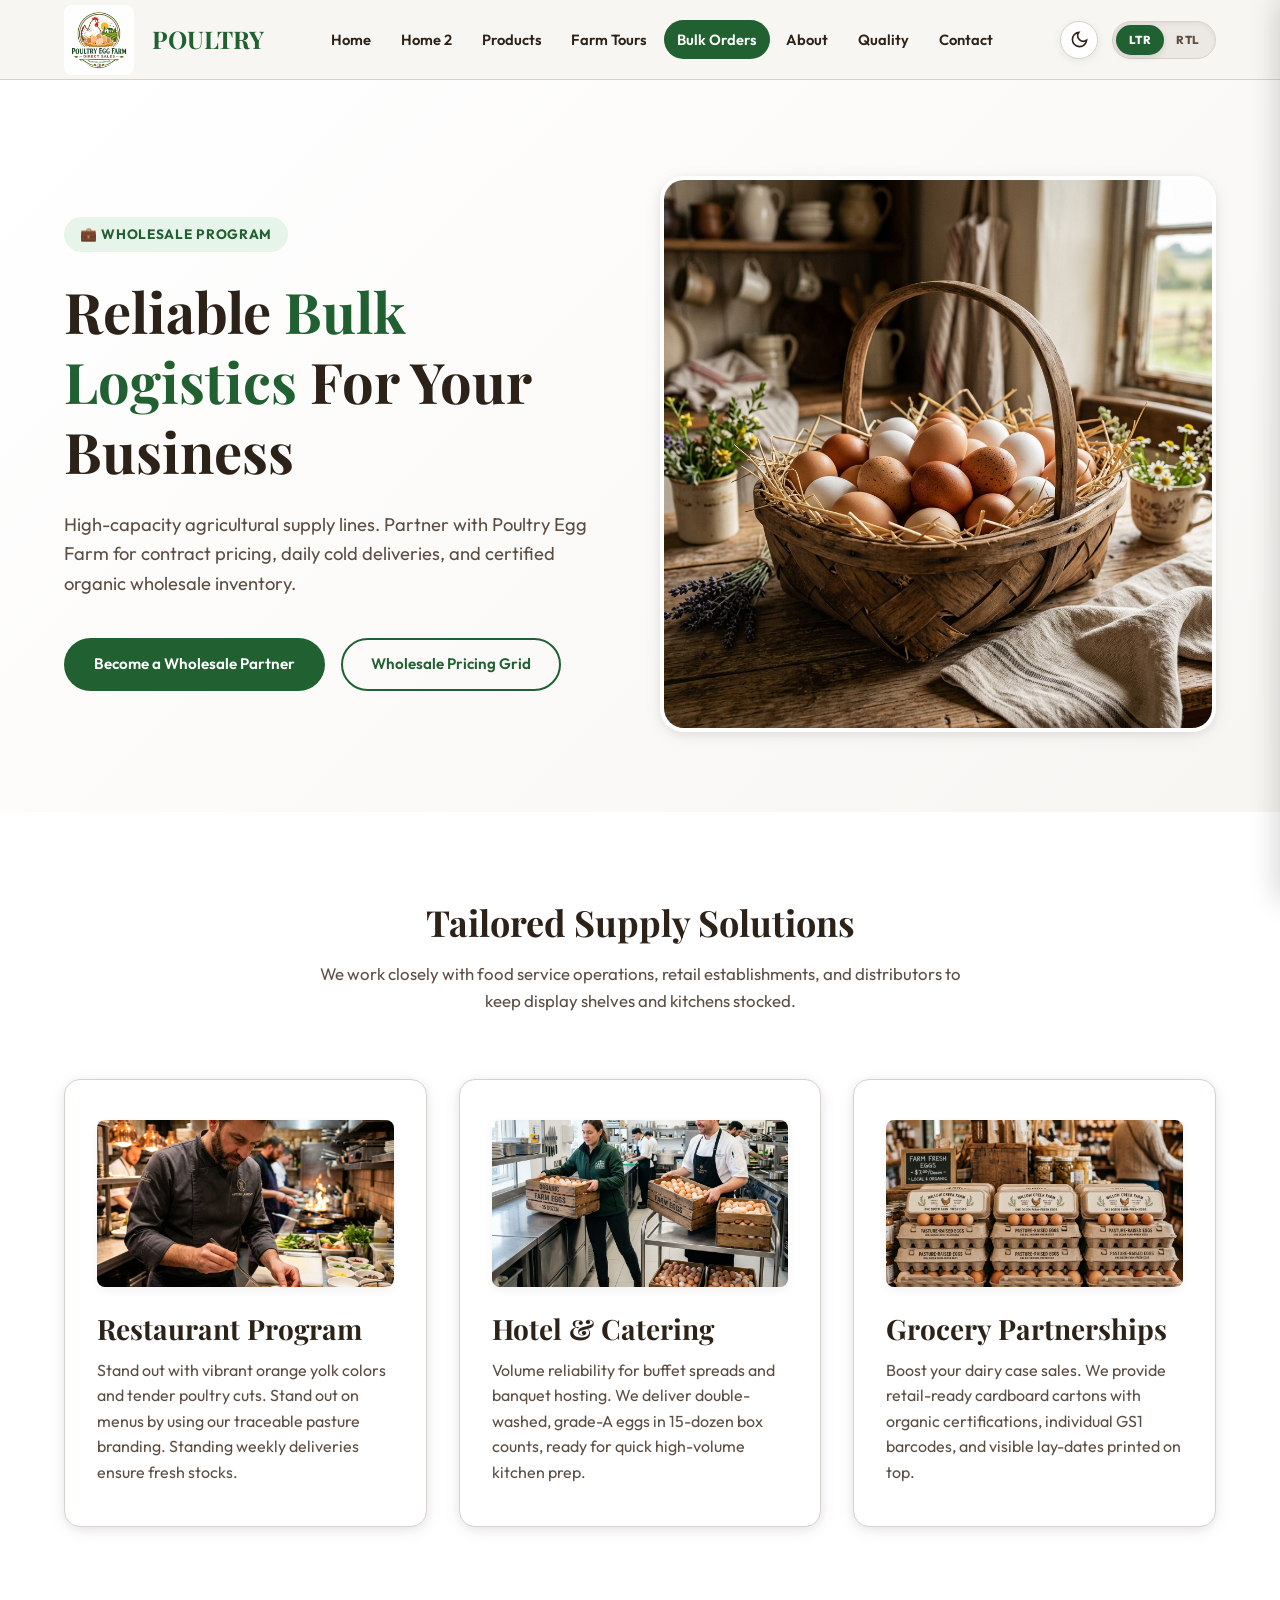
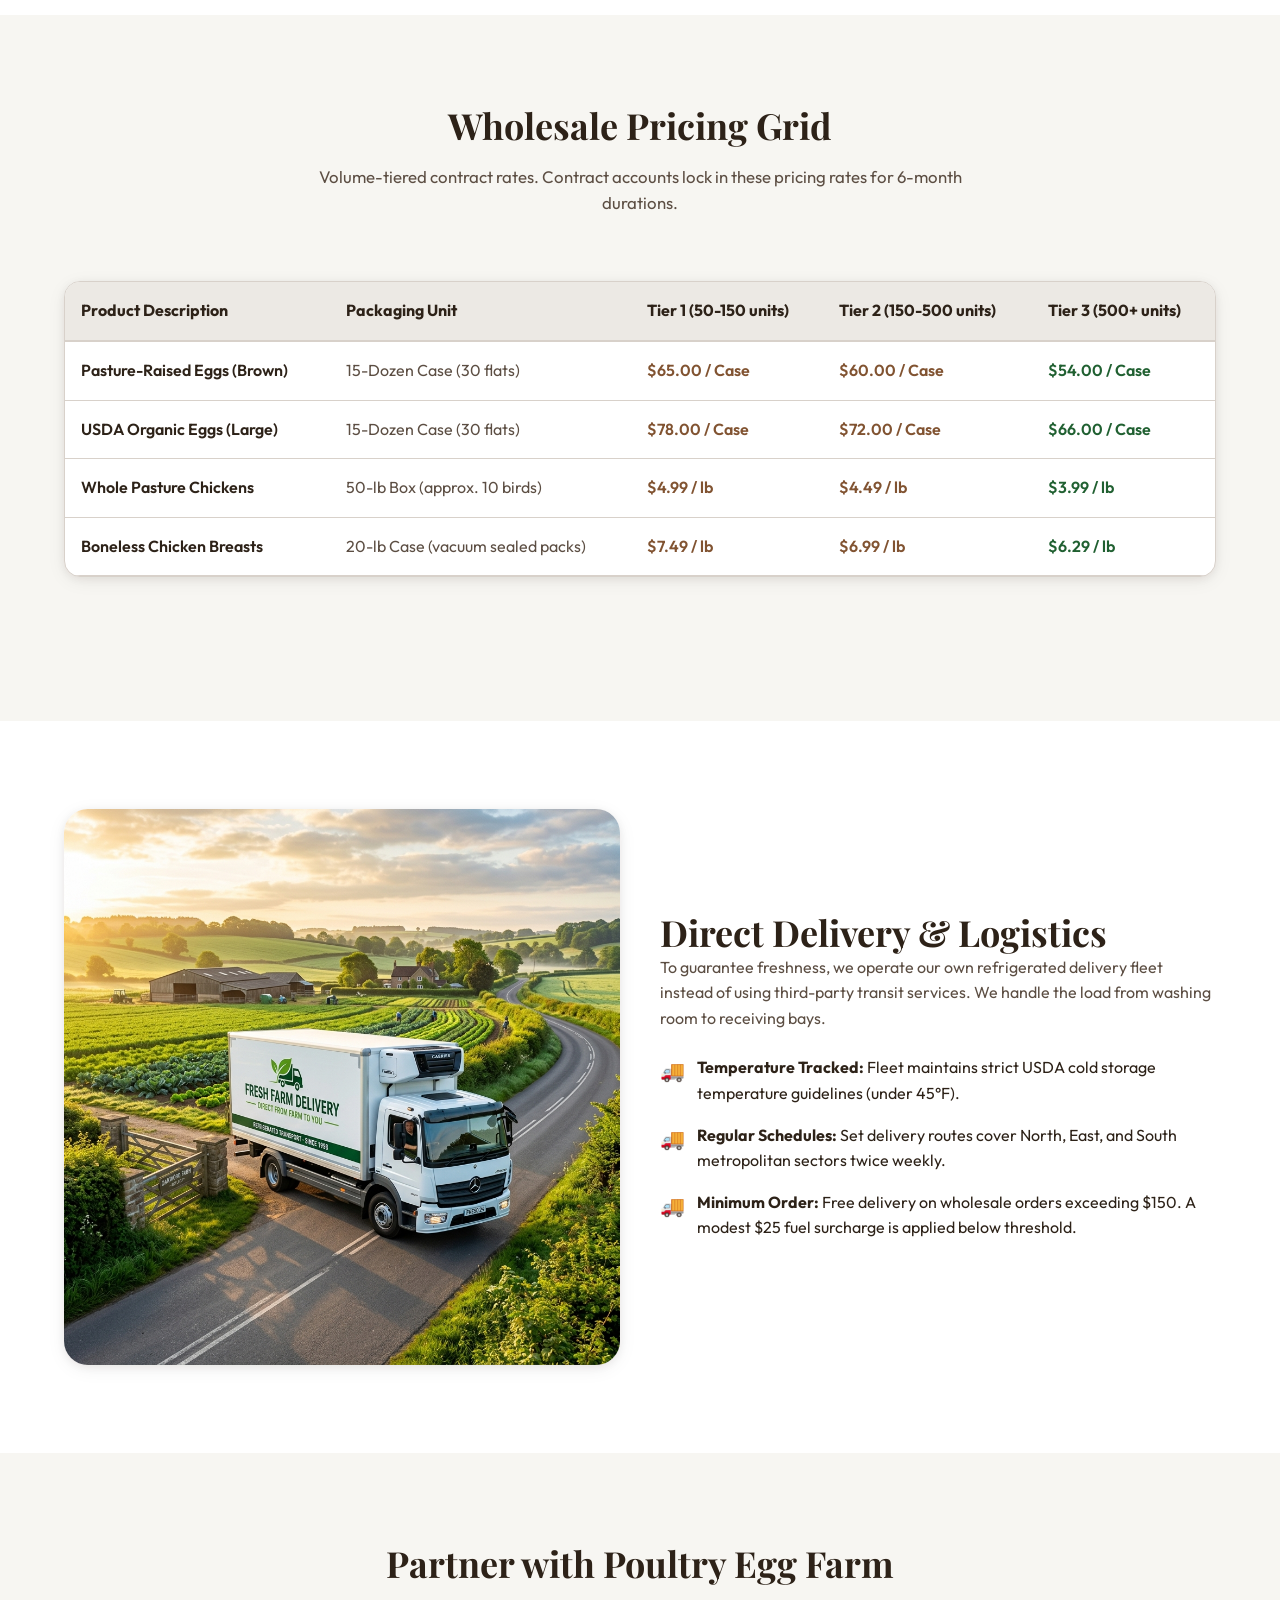
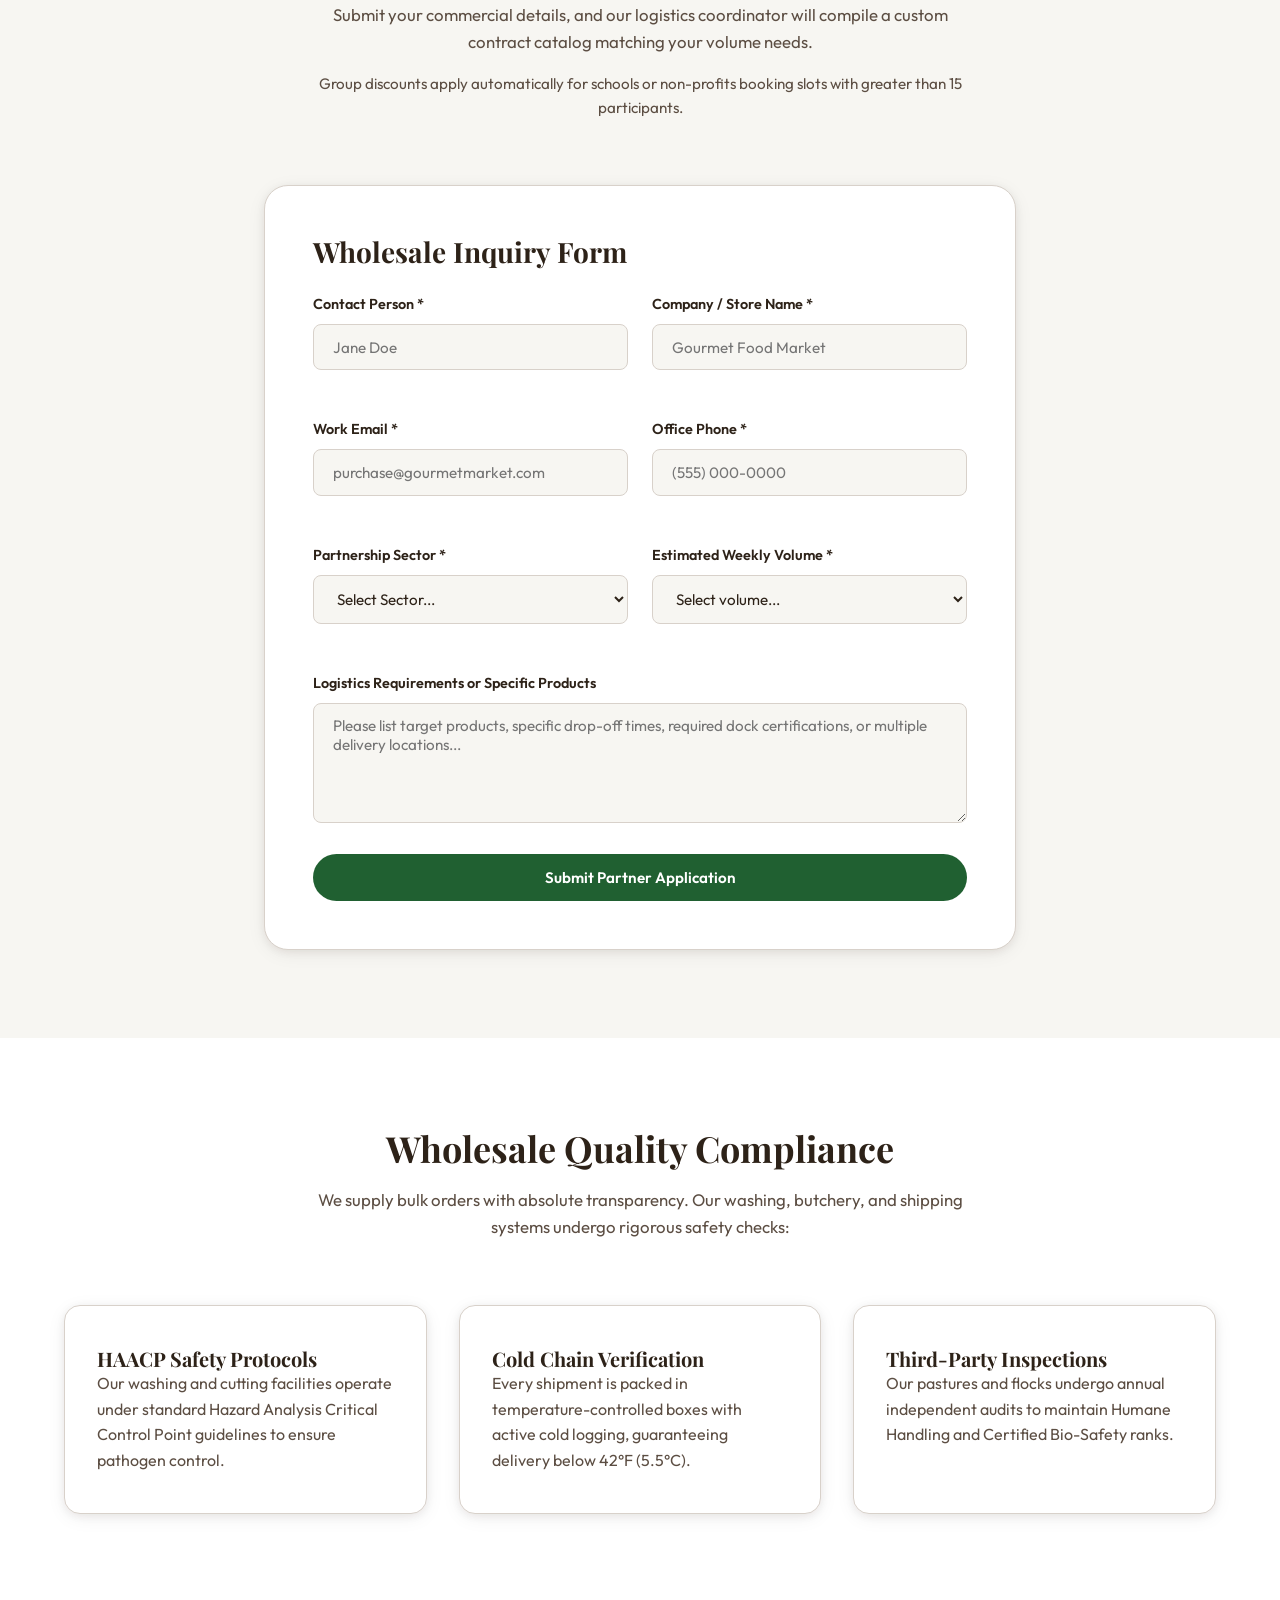
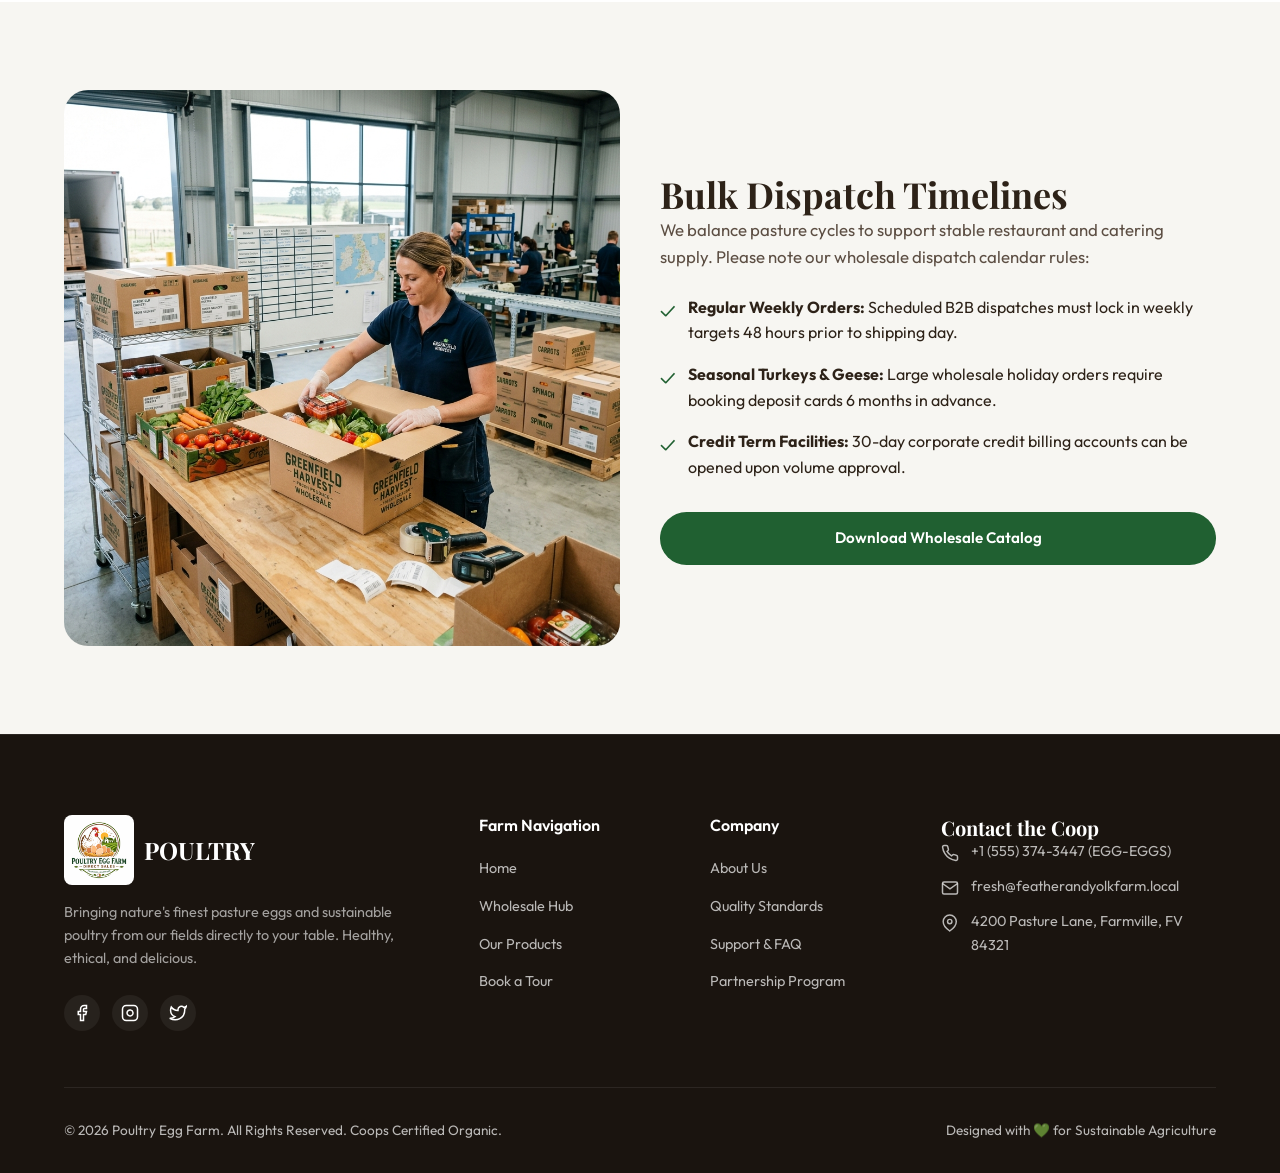
<file: bulk.html>
<!DOCTYPE html>
<html lang="en">
<head>
  <meta charset="UTF-8">
  <meta name="viewport" content="width=device-width, initial-scale=1.0">
  <title>Wholesale Partnerships & Bulk Orders | Poultry Egg Farm</title>
  <meta name="description" content="Poultry Egg Farm wholesale partnership programs. Bulk purchase fresh organic eggs and processed poultry with custom delivery options.">
  <link rel="stylesheet" href="css/style.css">
  <link rel="icon" type="image/svg+xml" href="assets/favicon.svg">
</head>
<body>

  <!-- MOBILE SLIDE-IN MENU -->
  <div class="mobile-overlay"></div>
  <nav class="mobile-nav" aria-label="Mobile Navigation">
    <div class="mobile-nav-header">
      <a href="index.html" class="logo">
        <img src="assets/brand_logo.jpg" alt="Poultry Egg Farm Logo" style="height: 70px; width: auto; object-fit: contain; margin-right: 8px;"><span>POULTRY</span>
        
      </a>
      <button class="mobile-nav-close btn-icon" aria-label="Close Mobile Menu">✕</button>
    </div>
    <ul class="mobile-menu-links">
      <li><a href="index.html" class="mobile-nav-link">Home</a></li>
      <li><a href="home2.html" class="mobile-nav-link">Wholesale (Home 2)</a></li>
      <li><a href="products.html" class="mobile-nav-link">Products</a></li>
      <li><a href="tours.html" class="mobile-nav-link">Farm Tours</a></li>
      <li><a href="bulk.html" class="mobile-nav-link active">Bulk Orders</a></li>
      <li><a href="about.html" class="mobile-nav-link">About Our Farm</a></li>
      <li><a href="quality.html" class="mobile-nav-link">Freshness & Quality</a></li>
      <li><a href="contact.html" class="mobile-nav-link">Contact</a></li>
    </ul>
    <div class="mobile-nav-cta">
      <h5>Order Fresh Eggs Today</h5>
      <p style="font-size: 0.85rem; margin-bottom: 1rem;">Direct delivery to your doorstep within 24 hours.</p>
      <a href="products.html" class="btn btn-primary" style="padding: 0.5rem 1rem; font-size: 0.85rem;">Shop Products</a>
    </div>
  </nav>

  <!-- MAIN NAVIGATION HEADER -->
  <header>
    <div class="container header-container">
      <a href="index.html" class="logo">
        <img src="assets/brand_logo.jpg" alt="Poultry Egg Farm Logo" style="height: 70px; width: auto; object-fit: contain; margin-right: 8px;"><span>POULTRY</span>
        
      </a>
      
      <ul class="nav-menu">
        <li><a href="index.html" class="nav-link">Home</a></li>
        <li><a href="home2.html" class="nav-link">Home 2</a></li>
        <li><a href="products.html" class="nav-link">Products</a></li>
        <li><a href="tours.html" class="nav-link">Farm Tours</a></li>
        <li><a href="bulk.html" class="nav-link active">Bulk Orders</a></li>
        <li><a href="about.html" class="nav-link">About</a></li>
        <li><a href="quality.html" class="nav-link">Quality</a></li>
        <li><a href="contact.html" class="nav-link">Contact</a></li>
      </ul>

      <div class="nav-controls">
        <button class="theme-toggle" aria-label="Toggle Theme"></button>
        <div class="direction-toggle" aria-label="Toggle Layout Direction">
          <button type="button" class="dir-btn ltr-btn active" data-dir="ltr">LTR</button>
          <button type="button" class="dir-btn rtl-btn" data-dir="rtl">RTL</button>
          <span class="dir-slider"></span>
        </div>
        <button class="hamburger" aria-label="Open Mobile Menu">☰</button>
      </div>
    </div>
  </header>

  <main>
    <!-- BULK HERO -->
    <section class="hero" id="bulk-hero">
      <div class="container grid-2">
        <div class="hero-content">
          <div class="badge"><span>💼 Wholesale Program</span></div>
          <h1 class="hero-title">Reliable <span>Bulk Logistics</span> For Your Business</h1>
          <p class="hero-subtitle">High-capacity agricultural supply lines. Partner with Poultry Egg Farm for contract pricing, daily cold deliveries, and certified organic wholesale inventory.</p>
          <div class="hero-actions">
            <a href="#bulk-inquiry-form" class="btn btn-primary">Become a Wholesale Partner</a>
            <a href="#wholesale-pricing" class="btn btn-secondary">Wholesale Pricing Grid</a>
          </div>
        </div>
        <div class="hero-image-container">
          <div class="hero-image-backdrop"></div>
          <img src="assets/eggs_basket.png" alt="Wholesale baskets filled with fresh farm eggs ready for transport" class="hero-img">
        </div>
      </div>
    </section>

    <!-- WHOLESALE SECTORS -->
    <section class="section section-bg" id="partnership-sectors">
      <div class="container">
        <div class="section-header">
          <h2>Tailored Supply Solutions</h2>
          <p>We work closely with food service operations, retail establishments, and distributors to keep display shelves and kitchens stocked.</p>
        </div>
        <div class="grid-3">
          <div class="promise-card">
            <img src="assets/wholesale_restaurant.png" alt="Chef preparing farm fresh ingredients" class="promise-card-img">
            <h3>Restaurant Program</h3>
            <p>Stand out with vibrant orange yolk colors and tender poultry cuts. Stand out on menus by using our traceable pasture branding. Standing weekly deliveries ensure fresh stocks.</p>
          </div>
          <div class="promise-card">
            <img src="assets/wholesale_catering.png" alt="Fresh eggs delivered to a commercial kitchen" class="promise-card-img">
            <h3>Hotel & Catering</h3>
            <p>Volume reliability for buffet spreads and banquet hosting. We deliver double-washed, grade-A eggs in 15-dozen box counts, ready for quick high-volume kitchen prep.</p>
          </div>
          <div class="promise-card">
            <img src="assets/wholesale_grocery.png" alt="Farm fresh eggs on a grocery shelf" class="promise-card-img">
            <h3>Grocery Partnerships</h3>
            <p>Boost your dairy case sales. We provide retail-ready cardboard cartons with organic certifications, individual GS1 barcodes, and visible lay-dates printed on top.</p>
          </div>
        </div>
      </div>
    </section>

    <!-- WHOLESALE PRICING GRID -->
    <section class="section" id="wholesale-pricing">
      <div class="container">
        <div class="section-header">
          <h2>Wholesale Pricing Grid</h2>
          <p>Volume-tiered contract rates. Contract accounts lock in these pricing rates for 6-month durations.</p>
        </div>
        
        <div style="overflow-x: auto; background-color: var(--bg-secondary); border-radius: var(--border-radius-md); border: 1px solid var(--border-color); box-shadow: var(--shadow); margin-bottom: 3.5rem;">
          <table style="width: 100%; border-collapse: collapse; min-width: 600px;">
            <thead>
              <tr style="background-color: var(--bg-tertiary); border-bottom: 2px solid var(--border-color); text-align: start;">
                <th style="padding: 1rem; font-family: var(--font-sans); font-weight: 700; text-align: start;">Product Description</th>
                <th style="padding: 1rem; font-family: var(--font-sans); font-weight: 700; text-align: start;">Packaging Unit</th>
                <th style="padding: 1rem; font-family: var(--font-sans); font-weight: 700; text-align: start;">Tier 1 (50-150 units)</th>
                <th style="padding: 1rem; font-family: var(--font-sans); font-weight: 700; text-align: start;">Tier 2 (150-500 units)</th>
                <th style="padding: 1rem; font-family: var(--font-sans); font-weight: 700; text-align: start;">Tier 3 (500+ units)</th>
              </tr>
            </thead>
            <tbody>
              <tr style="border-bottom: 1px solid var(--border-color);">
                <td style="padding: 1rem; font-weight: 600;">Pasture-Raised Eggs (Brown)</td>
                <td style="padding: 1rem; color: var(--text-secondary);">15-Dozen Case (30 flats)</td>
                <td style="padding: 1rem; font-weight: 600; color: var(--accent-brown);">$65.00 / Case</td>
                <td style="padding: 1rem; font-weight: 600; color: var(--accent-brown);">$60.00 / Case</td>
                <td style="padding: 1rem; font-weight: 600; color: var(--primary);">$54.00 / Case</td>
              </tr>
              <tr style="border-bottom: 1px solid var(--border-color);">
                <td style="padding: 1rem; font-weight: 600;">USDA Organic Eggs (Large)</td>
                <td style="padding: 1rem; color: var(--text-secondary);">15-Dozen Case (30 flats)</td>
                <td style="padding: 1rem; font-weight: 600; color: var(--accent-brown);">$78.00 / Case</td>
                <td style="padding: 1rem; font-weight: 600; color: var(--accent-brown);">$72.00 / Case</td>
                <td style="padding: 1rem; font-weight: 600; color: var(--primary);">$66.00 / Case</td>
              </tr>
              <tr style="border-bottom: 1px solid var(--border-color);">
                <td style="padding: 1rem; font-weight: 600;">Whole Pasture Chickens</td>
                <td style="padding: 1rem; color: var(--text-secondary);">50-lb Box (approx. 10 birds)</td>
                <td style="padding: 1rem; font-weight: 600; color: var(--accent-brown);">$4.99 / lb</td>
                <td style="padding: 1rem; font-weight: 600; color: var(--accent-brown);">$4.49 / lb</td>
                <td style="padding: 1rem; font-weight: 600; color: var(--primary);">$3.99 / lb</td>
              </tr>
              <tr style="border-bottom: 1px solid var(--border-color);">
                <td style="padding: 1rem; font-weight: 600;">Boneless Chicken Breasts</td>
                <td style="padding: 1rem; color: var(--text-secondary);">20-lb Case (vacuum sealed packs)</td>
                <td style="padding: 1rem; font-weight: 600; color: var(--accent-brown);">$7.49 / lb</td>
                <td style="padding: 1rem; font-weight: 600; color: var(--accent-brown);">$6.99 / lb</td>
                <td style="padding: 1rem; font-weight: 600; color: var(--primary);">$6.29 / lb</td>
              </tr>
            </tbody>
          </table>
        </div>
      </div>
    </section>

    <!-- DELIVERY & LOGISTICS -->
    <section class="section section-bg" id="delivery-logistics">
      <div class="container grid-2" style="align-items: center;">
        <div class="hero-image-container">
          <img src="assets/refrigerated_delivery.png" alt="Refrigerated farm delivery truck leaving the farm" style="border-radius: var(--border-radius-lg); box-shadow: var(--shadow); width: 100%;">
        </div>
        <div class="hero-content">
          <h2>Direct Delivery & Logistics</h2>
          <p style="margin-bottom: 1.5rem;">To guarantee freshness, we operate our own refrigerated delivery fleet instead of using third-party transit services. We handle the load from washing room to receiving bays.</p>
          <ul class="text-start" style="list-style: none; display: flex; flex-direction: column; gap: 1rem; margin-bottom: 1.5rem;">
            <li style="display: flex; gap: 0.75rem; align-items: flex-start;">
              <span style="color: var(--primary); font-size: 1.25rem;">🚚</span>
              <div>
                <strong>Temperature Tracked:</strong> Fleet maintains strict USDA cold storage temperature guidelines (under 45°F).
              </div>
            </li>
            <li style="display: flex; gap: 0.75rem; align-items: flex-start;">
              <span style="color: var(--primary); font-size: 1.25rem;">🚚</span>
              <div>
                <strong>Regular Schedules:</strong> Set delivery routes cover North, East, and South metropolitan sectors twice weekly.
              </div>
            </li>
            <li style="display: flex; gap: 0.75rem; align-items: flex-start;">
              <span style="color: var(--primary); font-size: 1.25rem;">🚚</span>
              <div>
                <strong>Minimum Order:</strong> Free delivery on wholesale orders exceeding $150. A modest $25 fuel surcharge is applied below threshold.
              </div>
            </li>
          </ul>
        </div>
      </div>
    </section>

    <!-- BULK ORDER INQUIRY FORM -->
    <section class="section" id="bulk-inquiry-form-section">
      <div class="container" style="max-width: 800px;">
        <div class="section-header">
          <h2>Partner with Poultry Egg Farm</h2>
          <p style="margin-bottom: 1rem; font-size: 1.05rem;">Submit your commercial details, and our logistics coordinator will compile a custom contract catalog matching your volume needs.</p>
          <p style="color: var(--text-secondary); font-size: 0.95rem;">Group discounts apply automatically for schools or non-profits booking slots with greater than 15 participants.</p>
        </div>

        <div class="form-card">
          <form id="bulk-order-form" action="#" method="POST">
            <h3 style="margin-bottom: 1.5rem;">Wholesale Inquiry Form</h3>
            
            <div class="form-group-row">
              <div class="form-group">
                <label for="bulk-name">Contact Person *</label>
                <input type="text" id="bulk-name" name="name" required placeholder="Jane Doe">
              </div>
              <div class="form-group">
                <label for="bulk-business">Company / Store Name *</label>
                <input type="text" id="bulk-business" name="business" required placeholder="Gourmet Food Market">
              </div>
            </div>

            <div class="form-group-row">
              <div class="form-group">
                <label for="bulk-email">Work Email *</label>
                <input type="email" id="bulk-email" name="email" required placeholder="purchase@gourmetmarket.com">
              </div>
              <div class="form-group">
                <label for="bulk-tel">Office Phone *</label>
                <input type="tel" id="bulk-tel" name="tel" required placeholder="(555) 000-0000">
              </div>
            </div>

            <div class="form-group-row">
              <div class="form-group">
                <label for="bulk-partner-type">Partnership Sector *</label>
                <select id="bulk-partner-type" name="partner_type" required>
                  <option value="">Select Sector...</option>
                  <option value="restaurant">Restaurant / Bistro</option>
                  <option value="hotel">Hotel / Hospitality</option>
                  <option value="grocery">Grocery / Retail Store</option>
                  <option value="catering">Catering Service</option>
                  <option value="distributor">Wholesale Distributor</option>
                </select>
              </div>
              <div class="form-group">
                <label for="bulk-weekly-volume">Estimated Weekly Volume *</label>
                <select id="bulk-weekly-volume" name="volume" required>
                  <option value="">Select volume...</option>
                  <option value="tier1">Tier 1 (50-150 units)</option>
                  <option value="tier2">Tier 2 (150-500 units)</option>
                  <option value="tier3">Tier 3 (500+ units)</option>
                </select>
              </div>
            </div>

            <div class="form-group">
              <label for="bulk-message">Logistics Requirements or Specific Products</label>
              <textarea id="bulk-message" name="message" placeholder="Please list target products, specific drop-off times, required dock certifications, or multiple delivery locations..."></textarea>
            </div>

            <button type="submit" class="btn btn-primary" style="width: 100%;">Submit Partner Application</button>
          </form>

          <!-- Success Wrapper -->
          <div class="form-success-wrapper">
            <div class="success-icon">
              <svg viewBox="0 0 24 24" fill="none" stroke="currentColor"><path d="M22 11.08V12a10 10 0 1 1-5.93-9.14"/><polyline points="22 4 12 14.01 9 11.01"/></svg>
            </div>
            <h3 style="margin-bottom: 0.5rem;">Partner Request Sent!</h3>
            <p class="success-message" style="font-size: 0.95rem;"></p>
          </div>
        </div>
      </div>
    </section>
  </main>

    <!-- QUALITY COMPLIANCE AUDITS -->
    <section class="section section-bg" id="compliance-audits">
      <div class="container">
        <div class="section-header">
          <h2>Wholesale Quality Compliance</h2>
          <p>We supply bulk orders with absolute transparency. Our washing, butchery, and shipping systems undergo rigorous safety checks:</p>
        </div>
        <div class="grid-3">
          <div class="promise-card">
            <h4>HAACP Safety Protocols</h4>
            <p>Our washing and cutting facilities operate under standard Hazard Analysis Critical Control Point guidelines to ensure pathogen control.</p>
          </div>
          <div class="promise-card">
            <h4>Cold Chain Verification</h4>
            <p>Every shipment is packed in temperature-controlled boxes with active cold logging, guaranteeing delivery below 42°F (5.5°C).</p>
          </div>
          <div class="promise-card">
            <h4>Third-Party Inspections</h4>
            <p>Our pastures and flocks undergo annual independent audits to maintain Humane Handling and Certified Bio-Safety ranks.</p>
          </div>
        </div>
      </div>
    </section>

    <!-- WHOLESALE ORDER LEAD TIMES -->
    <section class="section" id="bulk-deadlines">
      <div class="container grid-2" style="align-items: center;">
        <div class="hero-image-container">
          <img src="assets/dispatch_timelines.png" alt="Logistics coordinator packing wholesale order cartons" style="border-radius: var(--border-radius-lg); width: 100%;">
        </div>
        <div class="hero-content">
          <h2>Bulk Dispatch Timelines</h2>
          <p style="margin-bottom: 1.5rem; font-size: 1.05rem;">We balance pasture cycles to support stable restaurant and catering supply. Please note our wholesale dispatch calendar rules:</p>
          <ul class="text-start" style="list-style: none; display: flex; flex-direction: column; gap: 1rem; margin-bottom: 2rem;">
            <li style="display: flex; gap: 0.75rem; align-items: flex-start;">
              <span style="color: var(--primary); font-size: 1.25rem;">✓</span>
              <div>
                <strong>Regular Weekly Orders:</strong> Scheduled B2B dispatches must lock in weekly targets 48 hours prior to shipping day.
              </div>
            </li>
            <li style="display: flex; gap: 0.75rem; align-items: flex-start;">
              <span style="color: var(--primary); font-size: 1.25rem;">✓</span>
              <div>
                <strong>Seasonal Turkeys & Geese:</strong> Large wholesale holiday orders require booking deposit cards 6 months in advance.
              </div>
            </li>
            <li style="display: flex; gap: 0.75rem; align-items: flex-start;">
              <span style="color: var(--primary); font-size: 1.25rem;">✓</span>
              <div>
                <strong>Credit Term Facilities:</strong> 30-day corporate credit billing accounts can be opened upon volume approval.
              </div>
            </li>
          </ul>
          <a href="contact.html" class="btn btn-primary">Download Wholesale Catalog</a>
        </div>
      </div>
    </section>

  <!-- FOOTER -->
  <footer>
    <div class="container">
      <div class="footer-top">
        <div class="footer-brand">
          <a href="index.html" style="display: flex; align-items: center; gap: 10px; margin-bottom: 1rem; text-decoration: none; color: var(--primary);">
            <img src="assets/brand_logo.jpg" alt="Poultry Egg Farm Logo" style="height: 70px; width: auto; object-fit: contain;">
            <h3 style="margin: 0;">POULTRY</h3>
          </a>
          <p>Bringing nature's finest pasture eggs and sustainable poultry from our fields directly to your table. Healthy, ethical, and delicious.</p>
          <div class="footer-socials">
            <a href="#" aria-label="Facebook">
              <svg viewBox="0 0 24 24"><path d="M18 2h-3a5 5 0 0 0-5 5v3H7v4h3v8h4v-8h3l1-4h-4V7a1 1 0 0 1 1-1h3z"/></svg>
            </a>
            <a href="#" aria-label="Instagram">
              <svg viewBox="0 0 24 24"><rect x="2" y="2" width="20" height="20" rx="5" ry="5"/><path d="M16 11.37A4 4 0 1 1 12.63 8 4 4 0 0 1 16 11.37zM17.5 6.5h.01"/></svg>
            </a>
            <a href="#" aria-label="Twitter">
              <svg viewBox="0 0 24 24"><path d="M23 3a10.9 10.9 0 0 1-3.14 1.53 4.48 4.48 0 0 0-7.86 3v1A10.66 10.66 0 0 1 3 4s-4 9 5 13a11.64 11.64 0 0 1-7 2c9 5 20 0 20-11.5a4.5 4.5 0 0 0-.08-.83A7.72 7.72 0 0 0 23 3z"/></svg>
            </a>
          </div>
        </div>
        <div class="footer-links-col">
          <h4>Farm Navigation</h4>
          <ul class="footer-links">
            <li><a href="index.html">Home</a></li>
            <li><a href="home2.html">Wholesale Hub</a></li>
            <li><a href="products.html">Our Products</a></li>
            <li><a href="tours.html">Book a Tour</a></li>
          </ul>
        </div>
        <div class="footer-links-col">
          <h4>Company</h4>
          <ul class="footer-links">
            <li><a href="about.html">About Us</a></li>
            <li><a href="quality.html">Quality Standards</a></li>
            <li><a href="contact.html">Support & FAQ</a></li>
            <li><a href="bulk.html">Partnership Program</a></li>
          </ul>
        </div>
        <div class="footer-contact-col">
          <h4>Contact the Coop</h4>
          <div class="footer-contact-info">
            <div class="footer-contact-item">
              <svg viewBox="0 0 24 24"><path d="M22 16.92v3a2 2 0 0 1-2.18 2 19.79 19.79 0 0 1-8.63-3.07 19.5 19.5 0 0 1-6-6 19.79 19.79 0 0 1-3.07-8.67A2 2 0 0 1 4.11 2h3a2 2 0 0 1 2 1.72 12.84 12.84 0 0 0 .7 2.81 2 2 0 0 1-.45 2.11L8.09 9.91a16 16 0 0 0 6 6l1.27-1.27a2 2 0 0 1 2.11-.45 12.84 12.84 0 0 0 2.81.7A2 2 0 0 1 22 16.92z"/></svg>
              <span>+1 (555) 374-3447 (EGG-EGGS)</span>
            </div>
            <div class="footer-contact-item">
              <svg viewBox="0 0 24 24"><path d="M4 4h16c1.1 0 2 .9 2 2v12c0 1.1-.9 2-2 2H4c-1.1 0-2-.9-2-2V6c0-1.1.9-2 2-2z"/><polyline points="22,6 12,13 2,6"/></svg>
              <span>fresh@featherandyolkfarm.local</span>
            </div>
            <div class="footer-contact-item">
              <svg viewBox="0 0 24 24"><path d="M21 10c0 7-9 13-9 13s-9-6-9-13a9 9 0 0 1 18 0z"/><circle cx="12" cy="10" r="3"/></svg>
              <span>4200 Pasture Lane, Farmville, FV 84321</span>
            </div>
          </div>
        </div>
      </div>
      <div class="footer-bottom">
        <span>© 2026 Poultry Egg Farm. All Rights Reserved. Coops Certified Organic.</span>
        <span>Designed with 💚 for Sustainable Agriculture</span>
      </div>
    </div>
  </footer>

  <script src="js/main.js"></script>
</body>
</html>
</file>
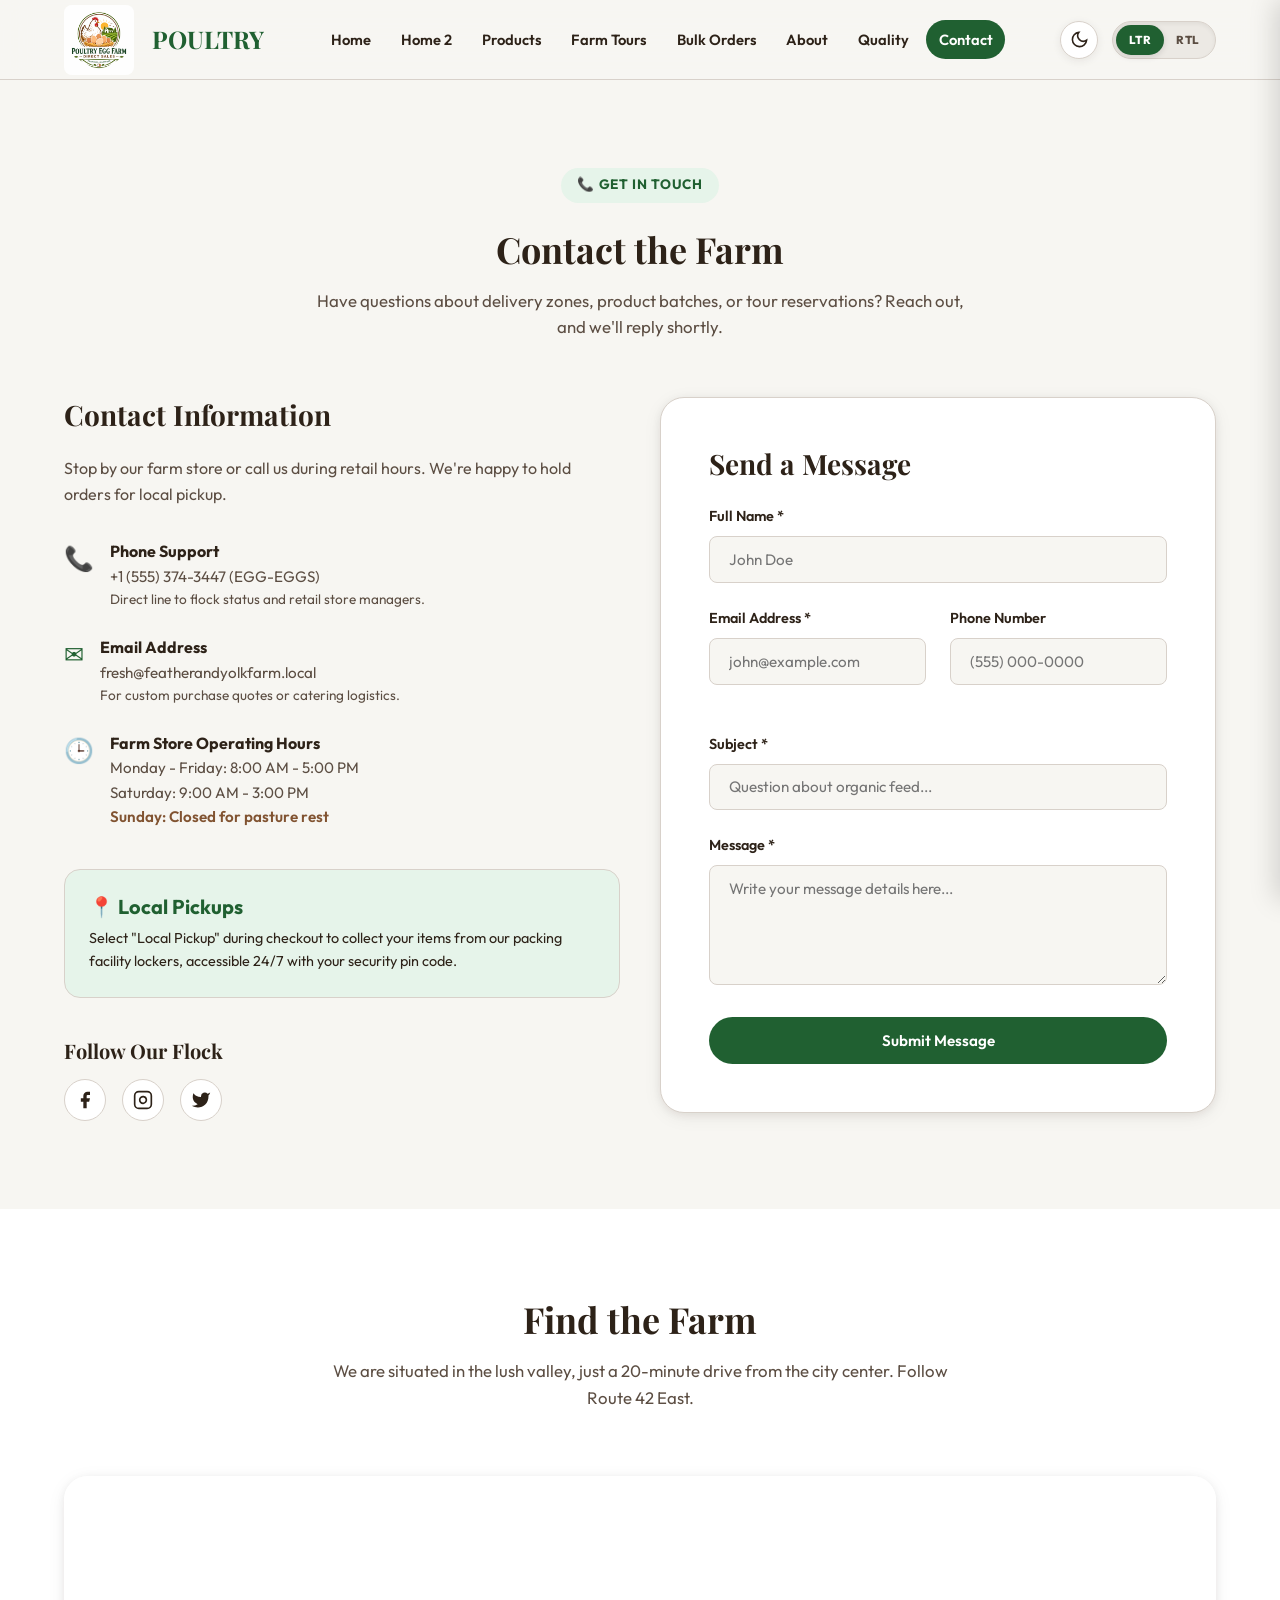
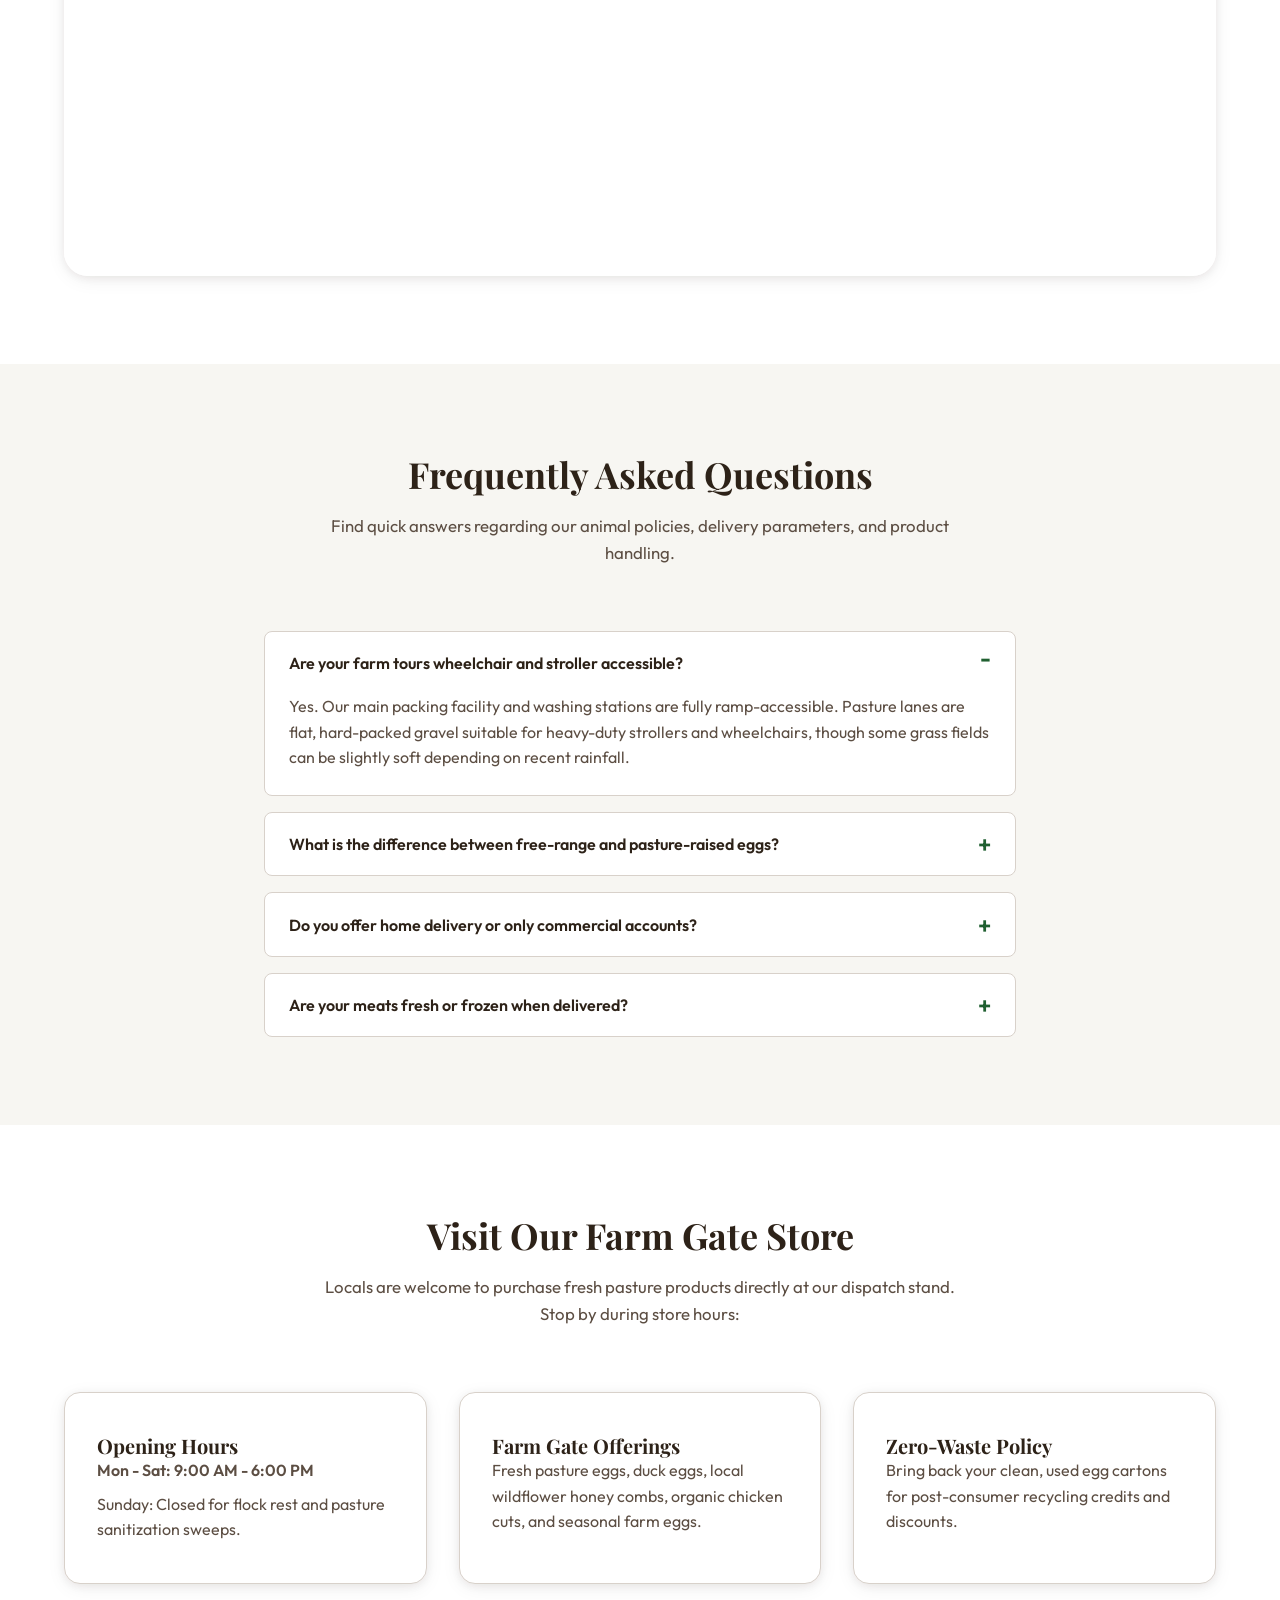
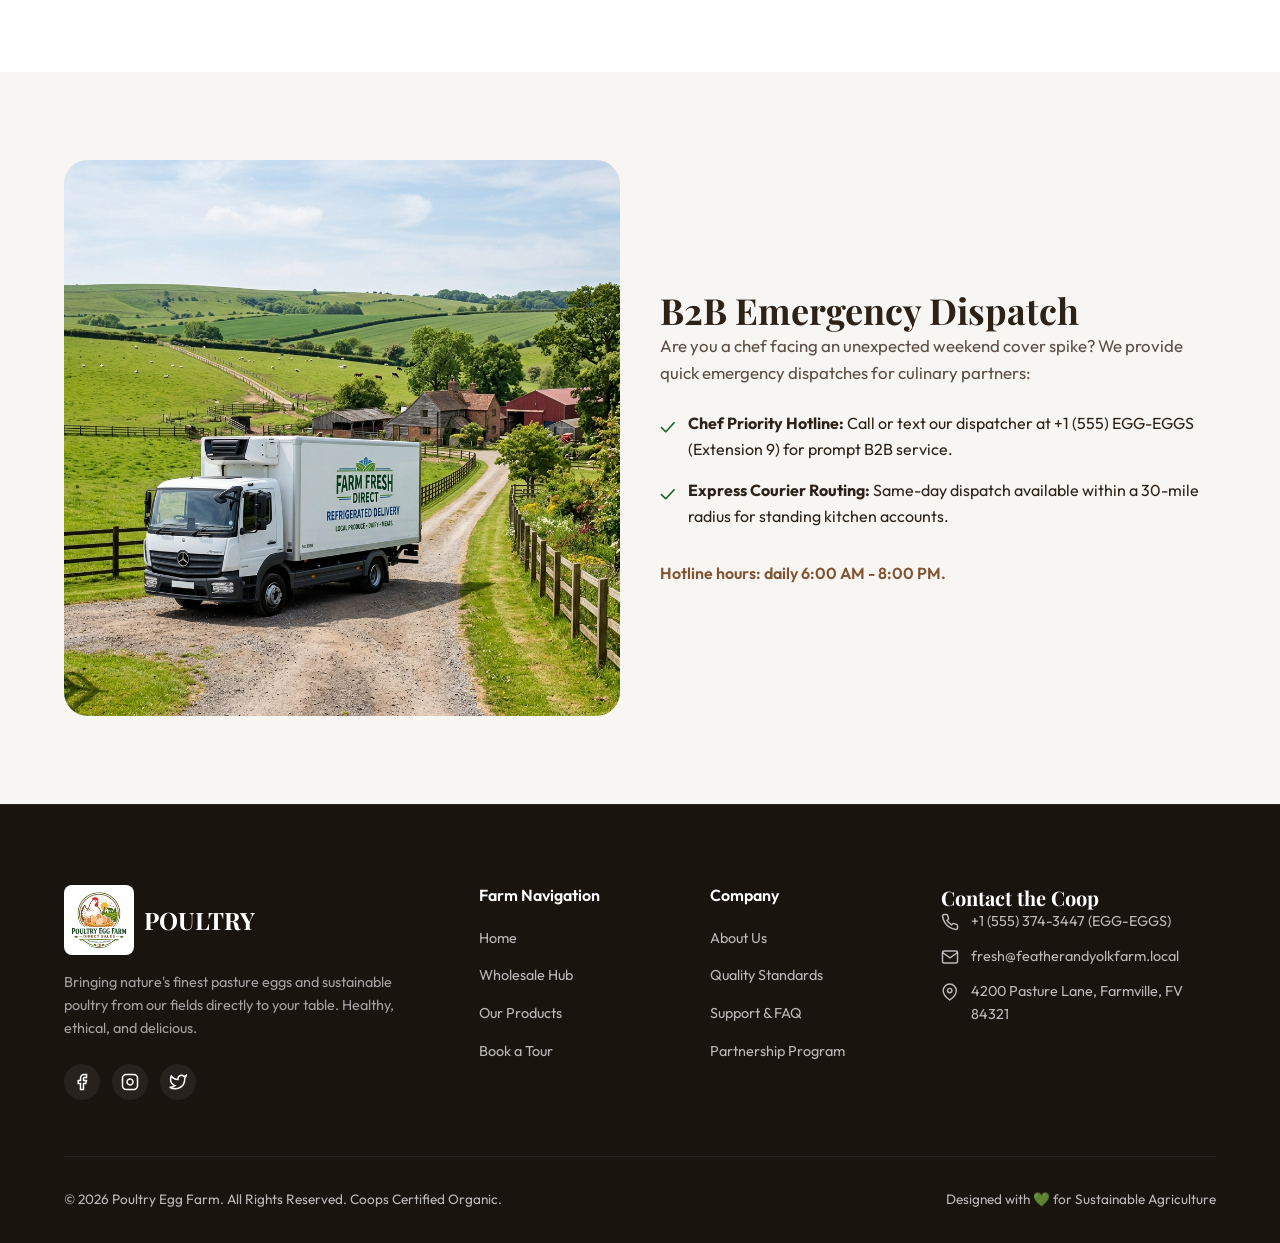
<file: contact.html>
<!DOCTYPE html>
<html lang="en">
<head>
  <meta charset="UTF-8">
  <meta name="viewport" content="width=device-width, initial-scale=1.0">
  <title>Contact the Coop & FAQs | Poultry Egg Farm</title>
  <meta name="description" content="Get in touch with Poultry Egg Farm. Find our phone number, business email, location map, operating hours, and comprehensive answers to FAQs.">
  <link rel="stylesheet" href="css/style.css">
  <link rel="icon" type="image/svg+xml" href="assets/favicon.svg">
</head>
<body>

  <!-- MOBILE SLIDE-IN MENU -->
  <div class="mobile-overlay"></div>
  <nav class="mobile-nav" aria-label="Mobile Navigation">
    <div class="mobile-nav-header">
      <a href="index.html" class="logo">
        <img src="assets/brand_logo.jpg" alt="Poultry Egg Farm Logo" style="height: 70px; width: auto; object-fit: contain; margin-right: 8px;"><span>POULTRY</span>
        
      </a>
      <button class="mobile-nav-close btn-icon" aria-label="Close Mobile Menu">✕</button>
    </div>
    <ul class="mobile-menu-links">
      <li><a href="index.html" class="mobile-nav-link">Home</a></li>
      <li><a href="home2.html" class="mobile-nav-link">Wholesale (Home 2)</a></li>
      <li><a href="products.html" class="mobile-nav-link">Products</a></li>
      <li><a href="tours.html" class="mobile-nav-link">Farm Tours</a></li>
      <li><a href="bulk.html" class="mobile-nav-link">Bulk Orders</a></li>
      <li><a href="about.html" class="mobile-nav-link">About Our Farm</a></li>
      <li><a href="quality.html" class="mobile-nav-link">Freshness & Quality</a></li>
      <li><a href="contact.html" class="mobile-nav-link active">Contact</a></li>
    </ul>
    <div class="mobile-nav-cta">
      <h5>Order Fresh Eggs Today</h5>
      <p style="font-size: 0.85rem; margin-bottom: 1rem;">Direct delivery to your doorstep within 24 hours.</p>
      <a href="products.html" class="btn btn-primary" style="padding: 0.5rem 1rem; font-size: 0.85rem;">Shop Products</a>
    </div>
  </nav>

  <!-- MAIN NAVIGATION HEADER -->
  <header>
    <div class="container header-container">
      <a href="index.html" class="logo">
        <img src="assets/brand_logo.jpg" alt="Poultry Egg Farm Logo" style="height: 70px; width: auto; object-fit: contain; margin-right: 8px;"><span>POULTRY</span>
        
      </a>
      
      <ul class="nav-menu">
        <li><a href="index.html" class="nav-link">Home</a></li>
        <li><a href="home2.html" class="nav-link">Home 2</a></li>
        <li><a href="products.html" class="nav-link">Products</a></li>
        <li><a href="tours.html" class="nav-link">Farm Tours</a></li>
        <li><a href="bulk.html" class="nav-link">Bulk Orders</a></li>
        <li><a href="about.html" class="nav-link">About</a></li>
        <li><a href="quality.html" class="nav-link">Quality</a></li>
        <li><a href="contact.html" class="nav-link active">Contact</a></li>
      </ul>

      <div class="nav-controls">
        <button class="theme-toggle" aria-label="Toggle Theme"></button>
        <div class="direction-toggle" aria-label="Toggle Layout Direction">
          <button type="button" class="dir-btn ltr-btn active" data-dir="ltr">LTR</button>
          <button type="button" class="dir-btn rtl-btn" data-dir="rtl">RTL</button>
          <span class="dir-slider"></span>
        </div>
        <button class="hamburger" aria-label="Open Mobile Menu">☰</button>
      </div>
    </div>
  </header>

  <main>
    <!-- CONTACT HEADER -->
    <section class="section" style="padding-bottom: 0;">
      <div class="container">
        <div class="section-header" style="margin-bottom: 3.5rem;">
          <div class="badge" style="align-self: center;"><span>📞 Get In Touch</span></div>
          <h2>Contact the Farm</h2>
          <p>Have questions about delivery zones, product batches, or tour reservations? Reach out, and we'll reply shortly.</p>
        </div>
      </div>
    </section>

    <!-- CONTACT DETAILS & FORM -->
    <section class="section" style="padding-top: 0;">
      <div class="container grid-2" style="align-items: flex-start;">
        <!-- Contact Details -->
        <div>
          <h3 style="margin-bottom: 1.5rem;">Contact Information</h3>
          <p style="margin-bottom: 2rem;">Stop by our farm store or call us during retail hours. We're happy to hold orders for local pickup.</p>
          
          <div class="text-start" style="display: flex; flex-direction: column; gap: 1.5rem; margin-bottom: 2.5rem;">
            <div style="display: flex; gap: 1rem; align-items: flex-start;">
              <span style="font-size: 1.5rem; color: var(--primary);">📞</span>
              <div>
                <strong>Phone Support</strong>
                <p style="font-size: 0.95rem;">+1 (555) 374-3447 (EGG-EGGS)</p>
                <p style="font-size: 0.85rem; color: var(--text-secondary);">Direct line to flock status and retail store managers.</p>
              </div>
            </div>
            
            <div style="display: flex; gap: 1rem; align-items: flex-start;">
              <span style="font-size: 1.5rem; color: var(--primary);">✉</span>
              <div>
                <strong>Email Address</strong>
                <p style="font-size: 0.95rem;">fresh@featherandyolkfarm.local</p>
                <p style="font-size: 0.85rem; color: var(--text-secondary);">For custom purchase quotes or catering logistics.</p>
              </div>
            </div>

            <div style="display: flex; gap: 1rem; align-items: flex-start;">
              <span style="font-size: 1.5rem; color: var(--primary);">🕒</span>
              <div>
                <strong>Farm Store Operating Hours</strong>
                <p style="font-size: 0.95rem;">Monday - Friday: 8:00 AM - 5:00 PM</p>
                <p style="font-size: 0.95rem;">Saturday: 9:00 AM - 3:00 PM</p>
                <p style="font-size: 0.95rem; color: var(--accent-brown); font-weight: 600;">Sunday: Closed for pasture rest</p>
              </div>
            </div>
          </div>

          <div style="background-color: var(--primary-light); padding: 1.5rem; border-radius: var(--border-radius-md); border: 1px solid var(--border-color); margin-bottom: 2.5rem;">
            <h4 style="color: var(--primary); margin-bottom: 0.5rem; font-family: var(--font-sans); font-weight: 700;">📍 Local Pickups</h4>
            <p style="font-size: 0.9rem; color: var(--text-primary);">Select "Local Pickup" during checkout to collect your items from our packing facility lockers, accessible 24/7 with your security pin code.</p>
          </div>

          <div>
            <h4 style="margin-bottom: 1rem;">Follow Our Flock</h4>
            <div class="contact-socials" style="display: flex; gap: 1rem;">
              <a href="#" class="btn-icon" aria-label="Facebook">
                <svg viewBox="0 0 24 24" style="width: 20px; height: 20px; fill: currentColor;"><path d="M18 2h-3a5 5 0 0 0-5 5v3H7v4h3v8h4v-8h3l1-4h-4V7a1 1 0 0 1 1-1h3z"/></svg>
              </a>
              <a href="#" class="btn-icon" aria-label="Instagram">
                <svg viewBox="0 0 24 24" style="width: 20px; height: 20px; fill: none; stroke: currentColor; stroke-width: 2;"><rect x="2" y="2" width="20" height="20" rx="5" ry="5"/><path d="M16 11.37A4 4 0 1 1 12.63 8 4 4 0 0 1 16 11.37zM17.5 6.5h.01"/></svg>
              </a>
              <a href="#" class="btn-icon" aria-label="Twitter">
                <svg viewBox="0 0 24 24" style="width: 20px; height: 20px; fill: currentColor;"><path d="M23 3a10.9 10.9 0 0 1-3.14 1.53 4.48 4.48 0 0 0-7.86 3v1A10.66 10.66 0 0 1 3 4s-4 9 5 13a11.64 11.64 0 0 1-7 2c9 5 20 0 20-11.5a4.5 4.5 0 0 0-.08-.83A7.72 7.72 0 0 0 23 3z"/></svg>
              </a>
            </div>
          </div>
        </div>

        <!-- Contact Form -->
        <div class="form-card">
          <form id="contact-form" action="#" method="POST">
            <h3 style="margin-bottom: 1.5rem;">Send a Message</h3>
            
            <div class="form-group">
              <label for="contact-name">Full Name *</label>
              <input type="text" id="contact-name" name="name" required placeholder="John Doe">
            </div>

            <div class="form-group-row">
              <div class="form-group">
                <label for="contact-email">Email Address *</label>
                <input type="email" id="contact-email" name="email" required placeholder="john@example.com">
              </div>
              <div class="form-group">
                <label for="contact-tel">Phone Number</label>
                <input type="tel" id="contact-tel" name="tel" placeholder="(555) 000-0000">
              </div>
            </div>

            <div class="form-group">
              <label for="contact-subject">Subject *</label>
              <input type="text" id="contact-subject" name="subject" required placeholder="Question about organic feed...">
            </div>

            <div class="form-group">
              <label for="contact-message">Message *</label>
              <textarea id="contact-message" name="message" required placeholder="Write your message details here..."></textarea>
            </div>

            <button type="submit" class="btn btn-primary" style="width: 100%;">Submit Message</button>
          </form>

          <!-- Success Wrapper -->
          <div class="form-success-wrapper">
            <div class="success-icon">
              <svg viewBox="0 0 24 24" fill="none" stroke="currentColor"><path d="M22 11.08V12a10 10 0 1 1-5.93-9.14"/><polyline points="22 4 12 14.01 9 11.01"/></svg>
            </div>
            <h3 style="margin-bottom: 0.5rem;">Message Received!</h3>
            <p class="success-message" style="font-size: 0.95rem;"></p>
          </div>
        </div>
      </div>
    </section>

    <!-- FARM LOCATION MAP -->
    <section class="section section-bg" id="farm-location-map">
      <div class="container">
        <div class="section-header">
          <h2>Find the Farm</h2>
          <p>We are situated in the lush valley, just a 20-minute drive from the city center. Follow Route 42 East.</p>
        </div>
        
        <div class="map-placeholder">
          <!-- We embed a beautiful stylized openstreetmap iframe. -->
          <iframe 
            src="https://www.openstreetmap.org/export/embed.html?bbox=-84.5500%2C33.8500%2C-84.3500%2C34.0500&amp;layer=mapnik&amp;marker=33.9500%2C-84.4500" 
            title="Poultry Egg Farm Map Location"
            aria-label="Feather and Yolk Farm Map Location Grid">
          </iframe>
        </div>
      </div>
    </section>

    <!-- FAQ ACCORDION -->
    <section class="section" id="faqs-accordion">
      <div class="container" style="max-width: 800px;">
        <div class="section-header">
          <h2>Frequently Asked Questions</h2>
          <p>Find quick answers regarding our animal policies, delivery parameters, and product handling.</p>
        </div>

        <div class="faq-accordion">
          <!-- FAQ 1 -->
          <div class="faq-item active">
            <button class="faq-question">Are your farm tours wheelchair and stroller accessible?</button>
            <div class="faq-answer">
              <p>Yes. Our main packing facility and washing stations are fully ramp-accessible. Pasture lanes are flat, hard-packed gravel suitable for heavy-duty strollers and wheelchairs, though some grass fields can be slightly soft depending on recent rainfall.</p>
            </div>
          </div>
          <!-- FAQ 2 -->
          <div class="faq-item">
            <button class="faq-question">What is the difference between free-range and pasture-raised eggs?</button>
            <div class="faq-answer">
              <p>While "free-range" simply requires hens to have access to the outdoors, "pasture-raised" guarantees they live primarily outdoors in rotated pastures. At Poultry Egg Farm, our pasture-raised hens enjoy at least 108 sq. feet of rotating organic pasture space per bird, resulting in nutrient-dense orange yolks.</p>
            </div>
          </div>
          <!-- FAQ 3 -->
          <div class="faq-item">
            <button class="faq-question">Do you offer home delivery or only commercial accounts?</button>
            <div class="faq-answer">
              <p>We support both! Local home delivery is available for residential neighborhoods within our delivery coverage map, with minimum orders starting at only two cartons. Commercial restaurant accounts receive dedicated cold logistics slots.</p>
            </div>
          </div>
          <!-- FAQ 4 -->
          <div class="faq-item">
            <button class="faq-question">Are your meats fresh or frozen when delivered?</button>
            <div class="faq-answer">
              <p>Our raw poultry cuts and whole chickens are processed daily, vacuum-sealed, and delivered chilled (never frozen) to commercial kitchens to guarantee peak culinary quality. Residential orders are also delivered chilled unless frozen storage is explicitly requested.</p>
            </div>
          </div>
        </div>
      </div>
    </section>
  </main>

    <!-- FARM GATE SHOP STAND HOURS -->
    <section class="section section-bg" id="farm-gate-store">
      <div class="container">
        <div class="section-header">
          <h2>Visit Our Farm Gate Store</h2>
          <p>Locals are welcome to purchase fresh pasture products directly at our dispatch stand. Stop by during store hours:</p>
        </div>
        <div class="grid-3">
          <div class="promise-card">
            <h4>Opening Hours</h4>
            <p style="margin-bottom: 0.5rem; font-weight: 600;">Mon - Sat: 9:00 AM - 6:00 PM</p>
            <p>Sunday: Closed for flock rest and pasture sanitization sweeps.</p>
          </div>
          <div class="promise-card">
            <h4>Farm Gate Offerings</h4>
            <p>Fresh pasture eggs, duck eggs, local wildflower honey combs, organic chicken cuts, and seasonal farm eggs.</p>
          </div>
          <div class="promise-card">
            <h4>Zero-Waste Policy</h4>
            <p>Bring back your clean, used egg cartons for post-consumer recycling credits and discounts.</p>
          </div>
        </div>
      </div>
    </section>

    <!-- RESTAURANT EMERGENCY HOTLINE -->
    <section class="section" id="kitchen-hotline">
      <div class="container grid-2" style="align-items: center;">
        <div class="hero-image-container">
          <img src="assets/cold_chain.png" alt="Dispatch truck ready for urgent delivery" style="border-radius: var(--border-radius-lg); width: 100%;">
        </div>
        <div class="hero-content">
          <h2>B2B Emergency Dispatch</h2>
          <p style="margin-bottom: 1.5rem; font-size: 1.05rem;">Are you a chef facing an unexpected weekend cover spike? We provide quick emergency dispatches for culinary partners:</p>
          <ul class="text-start" style="list-style: none; display: flex; flex-direction: column; gap: 1rem; margin-bottom: 2rem;">
            <li style="display: flex; gap: 0.75rem; align-items: flex-start;">
              <span style="color: var(--primary); font-size: 1.25rem;">✓</span>
              <div>
                <strong>Chef Priority Hotline:</strong> Call or text our dispatcher at +1 (555) EGG-EGGS (Extension 9) for prompt B2B service.
              </div>
            </li>
            <li style="display: flex; gap: 0.75rem; align-items: flex-start;">
              <span style="color: var(--primary); font-size: 1.25rem;">✓</span>
              <div>
                <strong>Express Courier Routing:</strong> Same-day dispatch available within a 30-mile radius for standing kitchen accounts.
              </div>
            </li>
          </ul>
          <span style="font-weight: 600; color: var(--accent-brown);">Hotline hours: daily 6:00 AM - 8:00 PM.</span>
        </div>
      </div>
    </section>

  <!-- FOOTER -->
  <footer>
    <div class="container">
      <div class="footer-top">
        <div class="footer-brand">
          <a href="index.html" style="display: flex; align-items: center; gap: 10px; margin-bottom: 1rem; text-decoration: none; color: var(--primary);">
            <img src="assets/brand_logo.jpg" alt="Poultry Egg Farm Logo" style="height: 70px; width: auto; object-fit: contain;">
            <h3 style="margin: 0;">POULTRY</h3>
          </a>
          <p>Bringing nature's finest pasture eggs and sustainable poultry from our fields directly to your table. Healthy, ethical, and delicious.</p>
          <div class="footer-socials">
            <a href="#" aria-label="Facebook">
              <svg viewBox="0 0 24 24"><path d="M18 2h-3a5 5 0 0 0-5 5v3H7v4h3v8h4v-8h3l1-4h-4V7a1 1 0 0 1 1-1h3z"/></svg>
            </a>
            <a href="#" aria-label="Instagram">
              <svg viewBox="0 0 24 24"><rect x="2" y="2" width="20" height="20" rx="5" ry="5"/><path d="M16 11.37A4 4 0 1 1 12.63 8 4 4 0 0 1 16 11.37zM17.5 6.5h.01"/></svg>
            </a>
            <a href="#" aria-label="Twitter">
              <svg viewBox="0 0 24 24"><path d="M23 3a10.9 10.9 0 0 1-3.14 1.53 4.48 4.48 0 0 0-7.86 3v1A10.66 10.66 0 0 1 3 4s-4 9 5 13a11.64 11.64 0 0 1-7 2c9 5 20 0 20-11.5a4.5 4.5 0 0 0-.08-.83A7.72 7.72 0 0 0 23 3z"/></svg>
            </a>
          </div>
        </div>
        <div class="footer-links-col">
          <h4>Farm Navigation</h4>
          <ul class="footer-links">
            <li><a href="index.html">Home</a></li>
            <li><a href="home2.html">Wholesale Hub</a></li>
            <li><a href="products.html">Our Products</a></li>
            <li><a href="tours.html">Book a Tour</a></li>
          </ul>
        </div>
        <div class="footer-links-col">
          <h4>Company</h4>
          <ul class="footer-links">
            <li><a href="about.html">About Us</a></li>
            <li><a href="quality.html">Quality Standards</a></li>
            <li><a href="contact.html">Support & FAQ</a></li>
            <li><a href="bulk.html">Partnership Program</a></li>
          </ul>
        </div>
        <div class="footer-contact-col">
          <h4>Contact the Coop</h4>
          <div class="footer-contact-info">
            <div class="footer-contact-item">
              <svg viewBox="0 0 24 24"><path d="M22 16.92v3a2 2 0 0 1-2.18 2 19.79 19.79 0 0 1-8.63-3.07 19.5 19.5 0 0 1-6-6 19.79 19.79 0 0 1-3.07-8.67A2 2 0 0 1 4.11 2h3a2 2 0 0 1 2 1.72 12.84 12.84 0 0 0 .7 2.81 2 2 0 0 1-.45 2.11L8.09 9.91a16 16 0 0 0 6 6l1.27-1.27a2 2 0 0 1 2.11-.45 12.84 12.84 0 0 0 2.81.7A2 2 0 0 1 22 16.92z"/></svg>
              <span>+1 (555) 374-3447 (EGG-EGGS)</span>
            </div>
            <div class="footer-contact-item">
              <svg viewBox="0 0 24 24"><path d="M4 4h16c1.1 0 2 .9 2 2v12c0 1.1-.9 2-2 2H4c-1.1 0-2-.9-2-2V6c0-1.1.9-2 2-2z"/><polyline points="22,6 12,13 2,6"/></svg>
              <span>fresh@featherandyolkfarm.local</span>
            </div>
            <div class="footer-contact-item">
              <svg viewBox="0 0 24 24"><path d="M21 10c0 7-9 13-9 13s-9-6-9-13a9 9 0 0 1 18 0z"/><circle cx="12" cy="10" r="3"/></svg>
              <span>4200 Pasture Lane, Farmville, FV 84321</span>
            </div>
          </div>
        </div>
      </div>
      <div class="footer-bottom">
        <span>© 2026 Poultry Egg Farm. All Rights Reserved. Coops Certified Organic.</span>
        <span>Designed with 💚 for Sustainable Agriculture</span>
      </div>
    </div>
  </footer>

  <script src="js/main.js"></script>
</body>
</html>
</file>
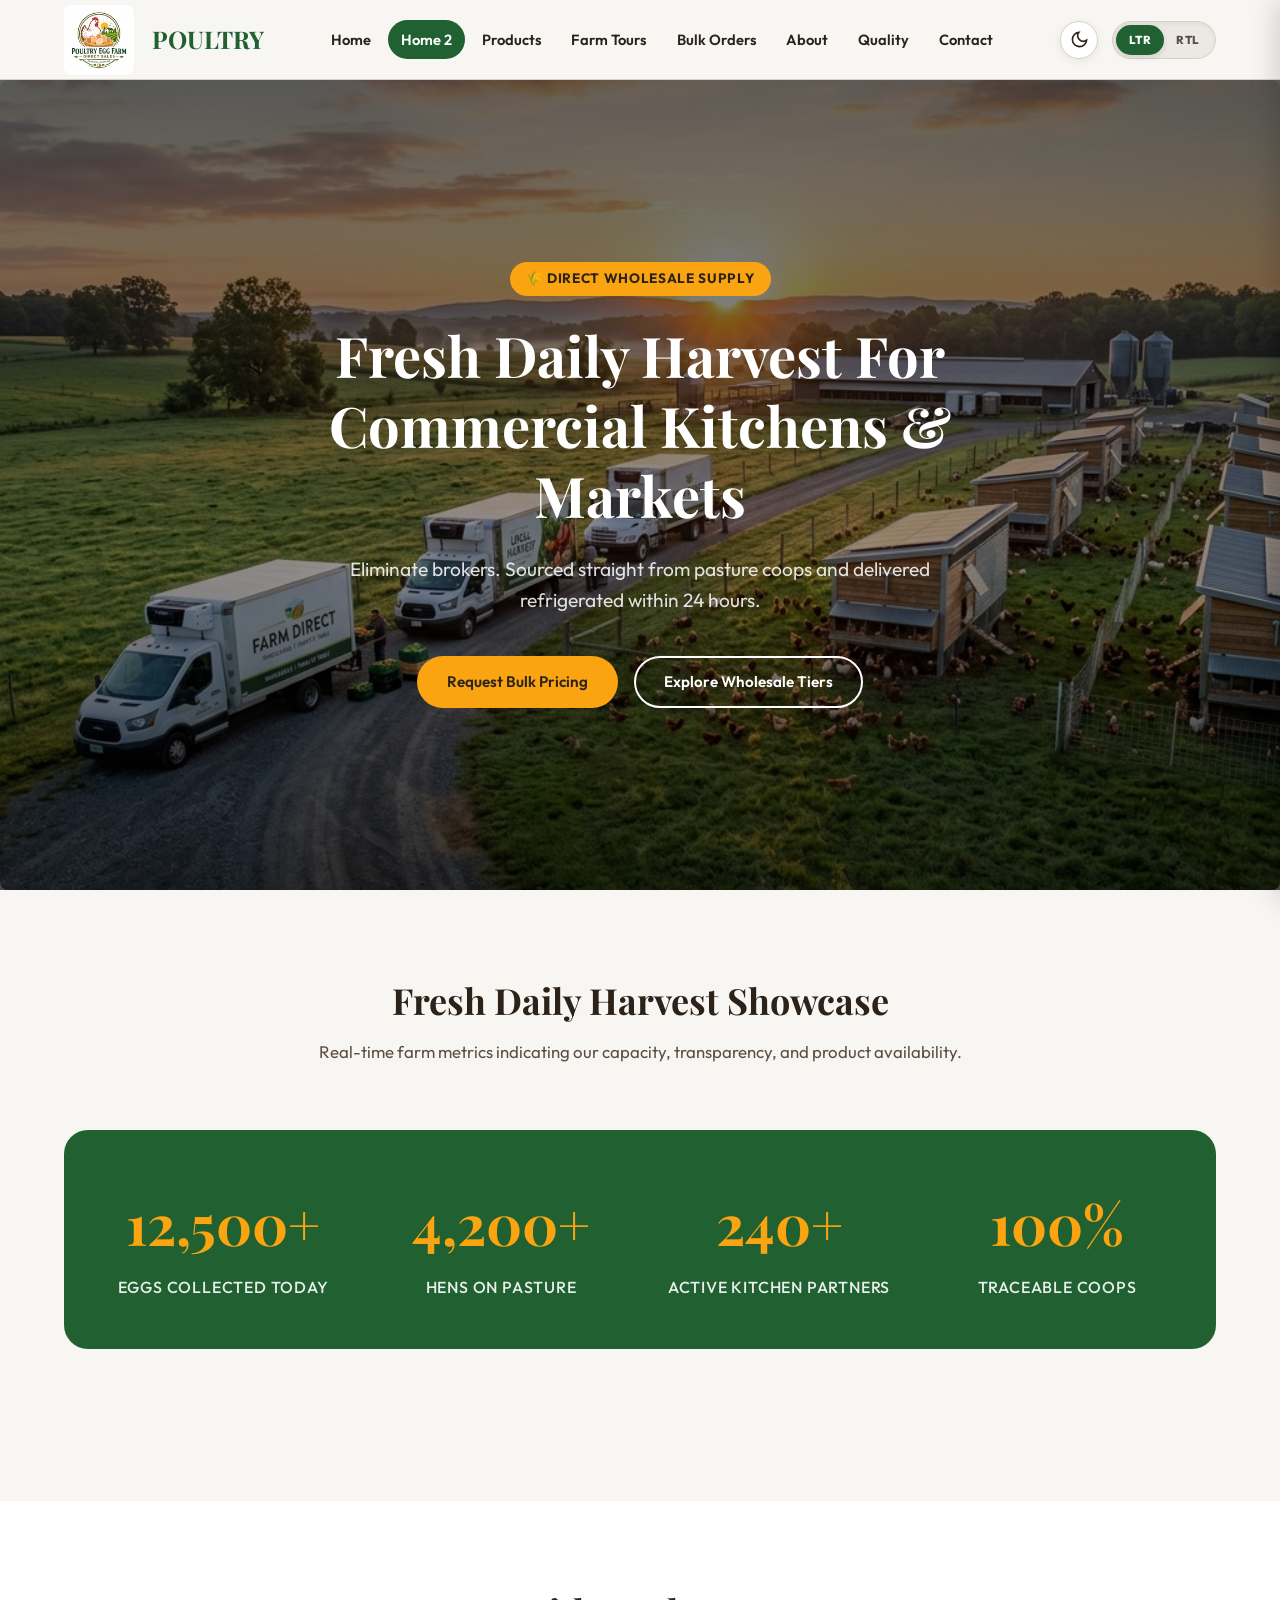
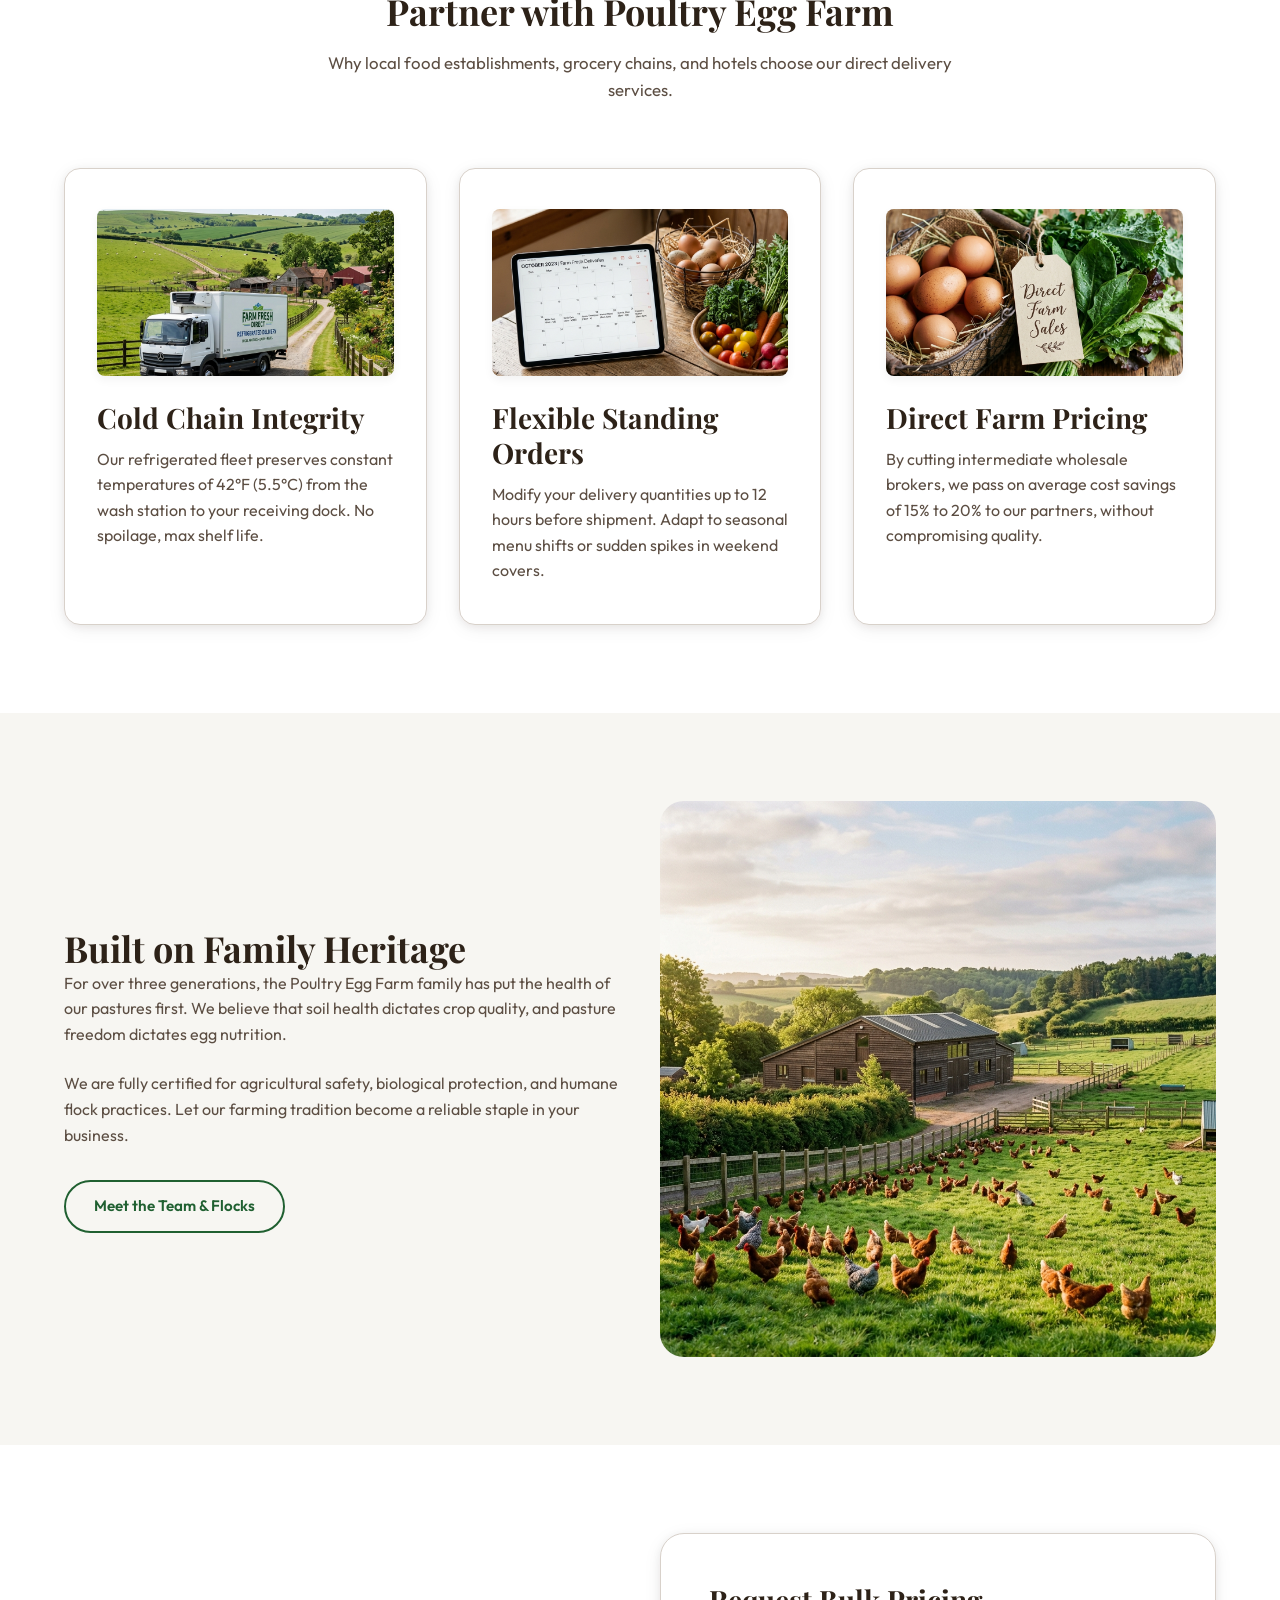
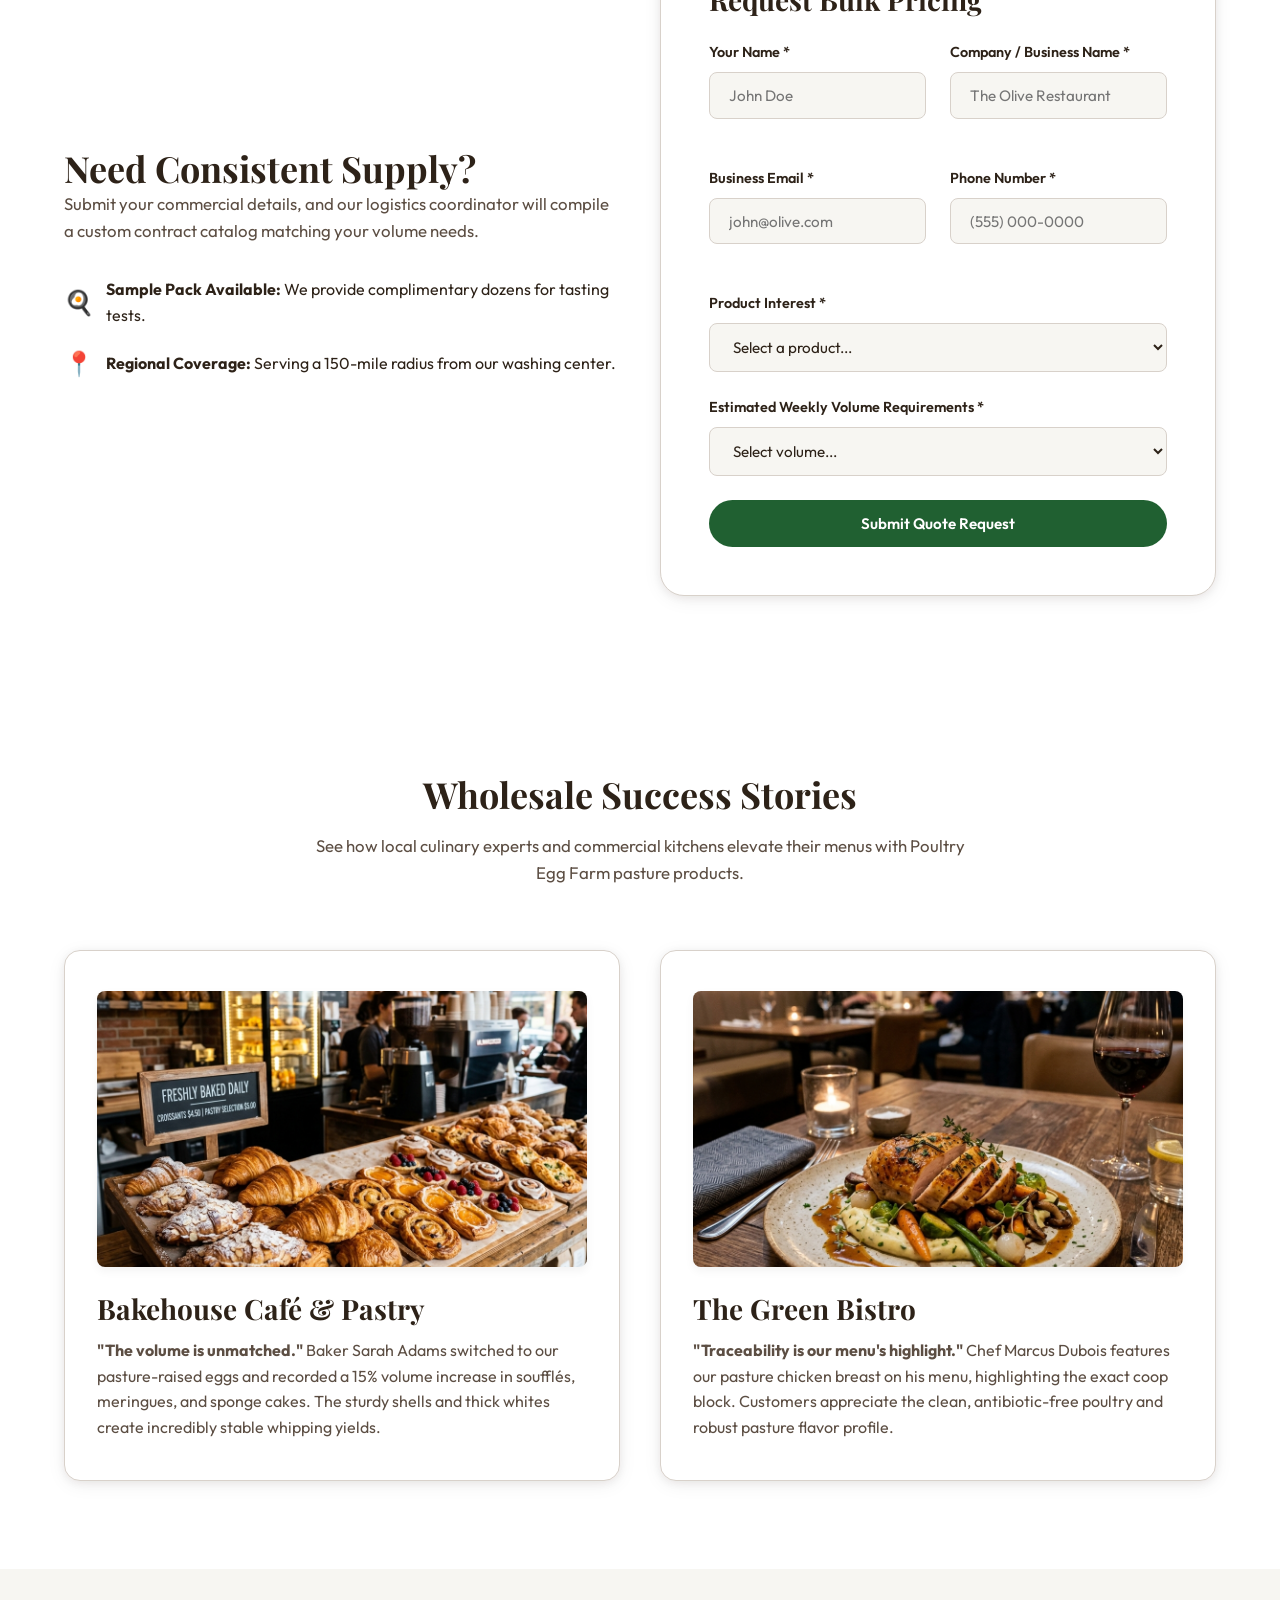
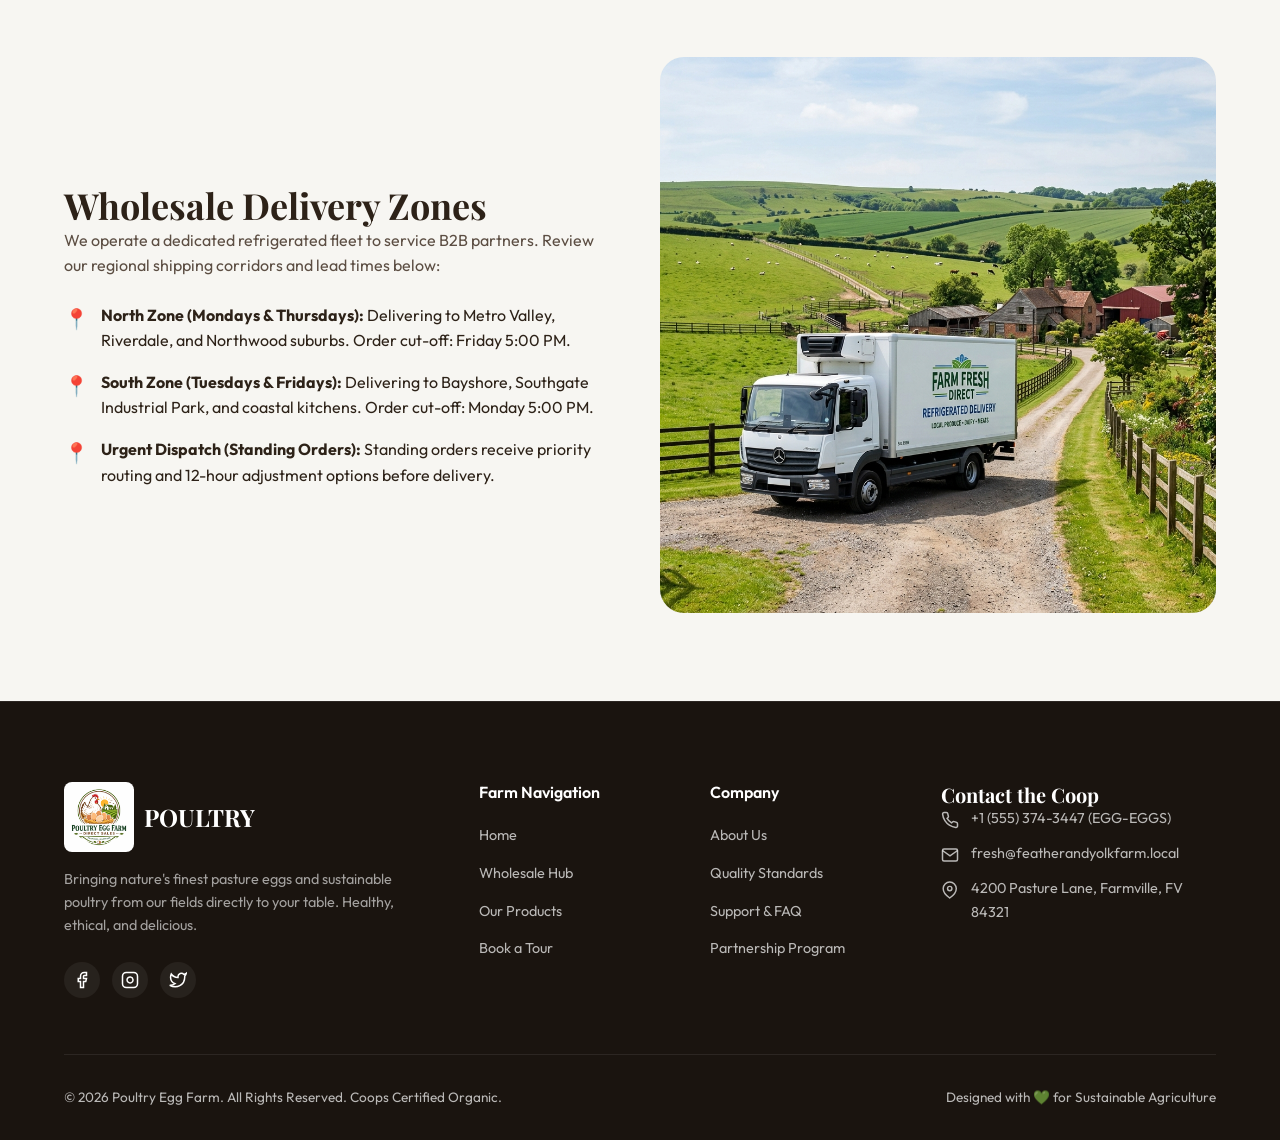
<file: home2.html>
<!DOCTYPE html>
<html lang="en">
<head>
  <meta charset="UTF-8">
  <meta name="viewport" content="width=device-width, initial-scale=1.0">
  <title>Wholesale Supply & Marketing Hub | Poultry Egg Farm</title>
  <meta name="description" content="Poultry Egg Farm wholesale programs. Partner with us for daily delivery of pasture eggs and raw poultry to restaurants, hotels, grocery stores, and caterers.">
  <link rel="stylesheet" href="css/style.css">
  <link rel="icon" type="image/svg+xml" href="assets/favicon.svg">
</head>
<body>

  <!-- MOBILE SLIDE-IN MENU -->
  <div class="mobile-overlay"></div>
  <nav class="mobile-nav" aria-label="Mobile Navigation">
    <div class="mobile-nav-header">
      <a href="index.html" class="logo">
        <img src="assets/brand_logo.jpg" alt="Poultry Egg Farm Logo" style="height: 70px; width: auto; object-fit: contain; margin-right: 8px;"><span>POULTRY</span>
        
      </a>
      <button class="mobile-nav-close btn-icon" aria-label="Close Mobile Menu">✕</button>
    </div>
    <ul class="mobile-menu-links">
      <li><a href="index.html" class="mobile-nav-link">Home</a></li>
      <li><a href="home2.html" class="mobile-nav-link active">Wholesale (Home 2)</a></li>
      <li><a href="products.html" class="mobile-nav-link">Products</a></li>
      <li><a href="tours.html" class="mobile-nav-link">Farm Tours</a></li>
      <li><a href="bulk.html" class="mobile-nav-link">Bulk Orders</a></li>
      <li><a href="about.html" class="mobile-nav-link">About Our Farm</a></li>
      <li><a href="quality.html" class="mobile-nav-link">Freshness & Quality</a></li>
      <li><a href="contact.html" class="mobile-nav-link">Contact</a></li>
    </ul>
    <div class="mobile-nav-cta">
      <h5>Order Fresh Eggs Today</h5>
      <p style="font-size: 0.85rem; margin-bottom: 1rem;">Direct delivery to your doorstep within 24 hours.</p>
      <a href="products.html" class="btn btn-primary" style="padding: 0.5rem 1rem; font-size: 0.85rem;">Shop Products</a>
    </div>
  </nav>

  <!-- MAIN NAVIGATION HEADER -->
  <header>
    <div class="container header-container">
      <a href="index.html" class="logo">
        <img src="assets/brand_logo.jpg" alt="Poultry Egg Farm Logo" style="height: 70px; width: auto; object-fit: contain; margin-right: 8px;"><span>POULTRY</span>
        
      </a>
      
      <ul class="nav-menu">
        <li><a href="index.html" class="nav-link">Home</a></li>
        <li><a href="home2.html" class="nav-link active">Home 2</a></li>
        <li><a href="products.html" class="nav-link">Products</a></li>
        <li><a href="tours.html" class="nav-link">Farm Tours</a></li>
        <li><a href="bulk.html" class="nav-link">Bulk Orders</a></li>
        <li><a href="about.html" class="nav-link">About</a></li>
        <li><a href="quality.html" class="nav-link">Quality</a></li>
        <li><a href="contact.html" class="nav-link">Contact</a></li>
      </ul>

      <div class="nav-controls">
        <button class="theme-toggle" aria-label="Toggle Theme"></button>
        <div class="direction-toggle" aria-label="Toggle Layout Direction">
          <button type="button" class="dir-btn ltr-btn active" data-dir="ltr">LTR</button>
          <button type="button" class="dir-btn rtl-btn" data-dir="rtl">RTL</button>
          <span class="dir-slider"></span>
        </div>
        <button class="hamburger" aria-label="Open Mobile Menu">☰</button>
      </div>
    </div>
  </header>

  <main>
    <!-- VIDEO HERO SECTION -->
    <section class="video-hero">
      <div class="video-hero-bg">
        <img src="assets/wholesale_hero.png" alt="Wholesale Farm Delivery Background" style="width: 100%; height: 100%; object-fit: cover;">
      </div>
      <div class="video-hero-overlay"></div>
      
      <div class="container text-center">
        <div class="badge" style="background-color: var(--accent-gold); color: #2d2218; font-weight: 700; align-self: center;">
          <span>🌾 Direct Wholesale Supply</span>
        </div>
        <h1 style="font-size: 3.5rem; margin-bottom: 1.5rem; max-width: 800px; margin-inline: auto;">Fresh Daily Harvest For Commercial Kitchens & Markets</h1>
        <p style="font-size: 1.2rem; margin-bottom: 2.5rem; max-width: 600px; margin-inline: auto;">Eliminate brokers. Sourced straight from pasture coops and delivered refrigerated within 24 hours.</p>
        <div class="hero-actions" style="justify-content: center;">
          <a href="#quote-form-section" class="btn btn-accent" id="cta-request-pricing">Request Bulk Pricing</a>
          <a href="bulk.html" class="btn btn-outline-white">Explore Wholesale Tiers</a>
        </div>
      </div>
    </section>

    <!-- HARVEST STATISTICS SHOWCASE -->
    <section class="section" id="harvest-stats">
      <div class="container">
        <div class="section-header">
          <h2>Fresh Daily Harvest Showcase</h2>
          <p>Real-time farm metrics indicating our capacity, transparency, and product availability.</p>
        </div>
        
        <div class="stats-grid grid-4">
          <div class="stats-card">
            <div class="stats-num">12,500+</div>
            <div class="stats-label">Eggs Collected Today</div>
          </div>
          <div class="stats-card">
            <div class="stats-num">4,200+</div>
            <div class="stats-label">Hens on Pasture</div>
          </div>
          <div class="stats-card">
            <div class="stats-num">240+</div>
            <div class="stats-label">Active Kitchen Partners</div>
          </div>
          <div class="stats-card">
            <div class="stats-num">100%</div>
            <div class="stats-label">Traceable Coops</div>
          </div>
        </div>
      </div>
    </section>

    <!-- RESTAURANT & WHOLESALE SUPPLY HIGHLIGHTS -->
    <section class="section section-bg" id="wholesale-highlights">
      <div class="container">
        <div class="section-header">
          <h2>Partner with Poultry Egg Farm</h2>
          <p>Why local food establishments, grocery chains, and hotels choose our direct delivery services.</p>
        </div>
        <div class="grid-3">
          <div class="promise-card">
            <img src="assets/cold_chain.png" alt="Refrigerated farm delivery truck" class="promise-card-img">
            <h3>Cold Chain Integrity</h3>
            <p>Our refrigerated fleet preserves constant temperatures of 42°F (5.5°C) from the wash station to your receiving dock. No spoilage, max shelf life.</p>
          </div>
          <div class="promise-card">
            <img src="assets/flexible_orders.png" alt="Digital tablet showing delivery calendar" class="promise-card-img">
            <h3>Flexible Standing Orders</h3>
            <p>Modify your delivery quantities up to 12 hours before shipment. Adapt to seasonal menu shifts or sudden spikes in weekend covers.</p>
          </div>
          <div class="promise-card">
            <img src="assets/direct_pricing.png" alt="Farm products with direct pricing tag" class="promise-card-img">
            <h3>Direct Farm Pricing</h3>
            <p>By cutting intermediate wholesale brokers, we pass on average cost savings of 15% to 20% to our partners, without compromising quality.</p>
          </div>
        </div>
      </div>
    </section>

    <!-- FAMILY STORY SUMMARY -->
    <section class="section" id="family-story-highlights">
      <div class="container grid-2" style="align-items: center;">
        <div class="hero-content">
          <h2>Built on Family Heritage</h2>
          <p style="margin-bottom: 1.5rem;">For over three generations, the Poultry Egg Farm family has put the health of our pastures first. We believe that soil health dictates crop quality, and pasture freedom dictates egg nutrition.</p>
          <p style="margin-bottom: 2rem; color: var(--text-secondary);">We are fully certified for agricultural safety, biological protection, and humane flock practices. Let our farming tradition become a reliable staple in your business.</p>
          <a href="about.html" class="btn btn-secondary" style="align-self: flex-start;">Meet the Team & Flocks</a>
        </div>
        <div class="hero-image-container">
          <img src="assets/farm_hero.png" alt="Grandfather and grandson farmer showing egg baskets" style="border-radius: var(--border-radius-lg); width: 100%;">
        </div>
      </div>
    </section>

    <!-- QUICK INQUIRY FORM SECTION -->
    <section class="section section-bg" id="quote-form-section">
      <div class="container grid-2" style="align-items: center;">
        <div>
          <h2>Need Consistent Supply?</h2>
          <p style="margin-bottom: 1.5rem; font-size: 1.05rem;">Submit your commercial details, and our logistics coordinator will compile a custom contract catalog matching your volume needs.</p>
          <div style="display: flex; flex-direction: column; gap: 1rem; margin-top: 2rem;">
            <div style="display: flex; gap: 0.75rem; align-items: center;">
              <span style="font-size: 1.5rem;">🍳</span>
              <span><strong>Sample Pack Available:</strong> We provide complimentary dozens for tasting tests.</span>
            </div>
            <div style="display: flex; gap: 0.75rem; align-items: center;">
              <span style="font-size: 1.5rem;">📍</span>
              <span><strong>Regional Coverage:</strong> Serving a 150-mile radius from our washing center.</span>
            </div>
          </div>
        </div>
        
        <div class="form-card">
          <!-- QUICK INQUIRY FORM -->
          <form id="quick-inquiry-form" action="#" method="POST">
            <h3 style="margin-bottom: 1.5rem;">Request Bulk Pricing</h3>
            
            <div class="form-group-row">
              <div class="form-group">
                <label for="quick-name">Your Name *</label>
                <input type="text" id="quick-name" name="name" required placeholder="John Doe">
              </div>
              <div class="form-group">
                <label for="quick-business">Company / Business Name *</label>
                <input type="text" id="quick-business" name="business" required placeholder="The Olive Restaurant">
              </div>
            </div>

            <div class="form-group-row">
              <div class="form-group">
                <label for="quick-email">Business Email *</label>
                <input type="email" id="quick-email" name="email" required placeholder="john@olive.com">
              </div>
              <div class="form-group">
                <label for="quick-tel">Phone Number *</label>
                <input type="tel" id="quick-tel" name="tel" required placeholder="(555) 000-0000">
              </div>
            </div>

            <div class="form-group">
              <label for="quick-product">Product Interest *</label>
              <select id="quick-product" name="product" required>
                <option value="">Select a product...</option>
                <option value="eggs-pasture">Pasture-Raised Brown Eggs (Bulk)</option>
                <option value="eggs-organic">Organic Free-Range Eggs (Bulk)</option>
                <option value="chicken-whole">Whole Free-Range Chickens (Bulk)</option>
                <option value="poultry-processed">Processed Poultry cuts (Bulk)</option>
                <option value="mix">Custom Mixed Farm Order</option>
              </select>
            </div>

            <div class="form-group">
              <label for="quick-volume">Estimated Weekly Volume Requirements *</label>
              <select id="quick-volume" name="volume" required>
                <option value="">Select volume...</option>
                <option value="low">Less than 50 dozen / 100 lbs</option>
                <option value="medium">50 to 200 dozen / 100 to 500 lbs</option>
                <option value="high">200 to 500 dozen / 500 to 1000 lbs</option>
                <option value="wholesale">Over 500 dozen / 1000+ lbs</option>
              </select>
            </div>

            <button type="submit" class="btn btn-primary" style="width: 100%;">Submit Quote Request</button>
          </form>

          <!-- Success Wrapper -->
          <div class="form-success-wrapper">
            <div class="success-icon">
              <svg viewBox="0 0 24 24" fill="none" stroke="currentColor"><path d="M22 11.08V12a10 10 0 1 1-5.93-9.14"/><polyline points="22 4 12 14.01 9 11.01"/></svg>
            </div>
            <h3 style="margin-bottom: 0.5rem;">Inquiry Received!</h3>
            <p class="success-message" style="font-size: 0.95rem;"></p>
          </div>
        </div>
      </div>
    </section>
  </main>

    <!-- CLIENT CASE STUDIES -->
    <section class="section section-bg" id="case-studies">
      <div class="container">
        <div class="section-header">
          <h2>Wholesale Success Stories</h2>
          <p>See how local culinary experts and commercial kitchens elevate their menus with Poultry Egg Farm pasture products.</p>
        </div>
        <div class="grid-2">
          <div class="promise-card">
            <img src="assets/bakery_story.png" alt="Bakehouse Cafe Pastries" class="promise-card-img">
            <h3>Bakehouse Café & Pastry</h3>
            <p><strong>"The volume is unmatched."</strong> Baker Sarah Adams switched to our pasture-raised eggs and recorded a 15% volume increase in soufflés, meringues, and sponge cakes. The sturdy shells and thick whites create incredibly stable whipping yields.</p>
          </div>
          <div class="promise-card">
            <img src="assets/bistro_story.png" alt="The Green Bistro Chicken Dish" class="promise-card-img">
            <h3>The Green Bistro</h3>
            <p><strong>"Traceability is our menu's highlight."</strong> Chef Marcus Dubois features our pasture chicken breast on his menu, highlighting the exact coop block. Customers appreciate the clean, antibiotic-free poultry and robust pasture flavor profile.</p>
          </div>
        </div>
      </div>
    </section>

    <!-- DELIVERY ZONES AND LEAD TIMES -->
    <section class="section" id="dispatch-zones">
      <div class="container grid-2" style="align-items: center;">
        <div class="hero-content">
          <h2>Wholesale Delivery Zones</h2>
          <p style="margin-bottom: 1.5rem;">We operate a dedicated refrigerated fleet to service B2B partners. Review our regional shipping corridors and lead times below:</p>
          <ul class="text-start" style="list-style: none; display: flex; flex-direction: column; gap: 1rem;">
            <li style="display: flex; gap: 0.75rem; align-items: flex-start;">
              <span style="color: var(--primary); font-size: 1.25rem;">📍</span>
              <div>
                <strong>North Zone (Mondays & Thursdays):</strong> Delivering to Metro Valley, Riverdale, and Northwood suburbs. Order cut-off: Friday 5:00 PM.
              </div>
            </li>
            <li style="display: flex; gap: 0.75rem; align-items: flex-start;">
              <span style="color: var(--primary); font-size: 1.25rem;">📍</span>
              <div>
                <strong>South Zone (Tuesdays & Fridays):</strong> Delivering to Bayshore, Southgate Industrial Park, and coastal kitchens. Order cut-off: Monday 5:00 PM.
              </div>
            </li>
            <li style="display: flex; gap: 0.75rem; align-items: flex-start;">
              <span style="color: var(--primary); font-size: 1.25rem;">📍</span>
              <div>
                <strong>Urgent Dispatch (Standing Orders):</strong> Standing orders receive priority routing and 12-hour adjustment options before delivery.
              </div>
            </li>
          </ul>
        </div>
        <div class="hero-image-container">
          <img src="assets/cold_chain.png" alt="Refrigerated wholesale delivery fleet loading at our washing center" style="border-radius: var(--border-radius-lg); width: 100%;">
        </div>
      </div>
    </section>

  <!-- FOOTER -->
  <footer>
    <div class="container">
      <div class="footer-top">
        <div class="footer-brand">
          <a href="index.html" style="display: flex; align-items: center; gap: 10px; margin-bottom: 1rem; text-decoration: none; color: var(--primary);">
            <img src="assets/brand_logo.jpg" alt="Poultry Egg Farm Logo" style="height: 70px; width: auto; object-fit: contain;">
            <h3 style="margin: 0;">POULTRY</h3>
          </a>
          <p>Bringing nature's finest pasture eggs and sustainable poultry from our fields directly to your table. Healthy, ethical, and delicious.</p>
          <div class="footer-socials">
            <a href="#" aria-label="Facebook">
              <svg viewBox="0 0 24 24"><path d="M18 2h-3a5 5 0 0 0-5 5v3H7v4h3v8h4v-8h3l1-4h-4V7a1 1 0 0 1 1-1h3z"/></svg>
            </a>
            <a href="#" aria-label="Instagram">
              <svg viewBox="0 0 24 24"><rect x="2" y="2" width="20" height="20" rx="5" ry="5"/><path d="M16 11.37A4 4 0 1 1 12.63 8 4 4 0 0 1 16 11.37zM17.5 6.5h.01"/></svg>
            </a>
            <a href="#" aria-label="Twitter">
              <svg viewBox="0 0 24 24"><path d="M23 3a10.9 10.9 0 0 1-3.14 1.53 4.48 4.48 0 0 0-7.86 3v1A10.66 10.66 0 0 1 3 4s-4 9 5 13a11.64 11.64 0 0 1-7 2c9 5 20 0 20-11.5a4.5 4.5 0 0 0-.08-.83A7.72 7.72 0 0 0 23 3z"/></svg>
            </a>
          </div>
        </div>
        <div class="footer-links-col">
          <h4>Farm Navigation</h4>
          <ul class="footer-links">
            <li><a href="index.html">Home</a></li>
            <li><a href="home2.html">Wholesale Hub</a></li>
            <li><a href="products.html">Our Products</a></li>
            <li><a href="tours.html">Book a Tour</a></li>
          </ul>
        </div>
        <div class="footer-links-col">
          <h4>Company</h4>
          <ul class="footer-links">
            <li><a href="about.html">About Us</a></li>
            <li><a href="quality.html">Quality Standards</a></li>
            <li><a href="contact.html">Support & FAQ</a></li>
            <li><a href="bulk.html">Partnership Program</a></li>
          </ul>
        </div>
        <div class="footer-contact-col">
          <h4>Contact the Coop</h4>
          <div class="footer-contact-info">
            <div class="footer-contact-item">
              <svg viewBox="0 0 24 24"><path d="M22 16.92v3a2 2 0 0 1-2.18 2 19.79 19.79 0 0 1-8.63-3.07 19.5 19.5 0 0 1-6-6 19.79 19.79 0 0 1-3.07-8.67A2 2 0 0 1 4.11 2h3a2 2 0 0 1 2 1.72 12.84 12.84 0 0 0 .7 2.81 2 2 0 0 1-.45 2.11L8.09 9.91a16 16 0 0 0 6 6l1.27-1.27a2 2 0 0 1 2.11-.45 12.84 12.84 0 0 0 2.81.7A2 2 0 0 1 22 16.92z"/></svg>
              <span>+1 (555) 374-3447 (EGG-EGGS)</span>
            </div>
            <div class="footer-contact-item">
              <svg viewBox="0 0 24 24"><path d="M4 4h16c1.1 0 2 .9 2 2v12c0 1.1-.9 2-2 2H4c-1.1 0-2-.9-2-2V6c0-1.1.9-2 2-2z"/><polyline points="22,6 12,13 2,6"/></svg>
              <span>fresh@featherandyolkfarm.local</span>
            </div>
            <div class="footer-contact-item">
              <svg viewBox="0 0 24 24"><path d="M21 10c0 7-9 13-9 13s-9-6-9-13a9 9 0 0 1 18 0z"/><circle cx="12" cy="10" r="3"/></svg>
              <span>4200 Pasture Lane, Farmville, FV 84321</span>
            </div>
          </div>
        </div>
      </div>
      <div class="footer-bottom">
        <span>© 2026 Poultry Egg Farm. All Rights Reserved. Coops Certified Organic.</span>
        <span>Designed with 💚 for Sustainable Agriculture</span>
      </div>
    </div>
  </footer>

  <script src="js/main.js"></script>
</body>
</html>
</file>
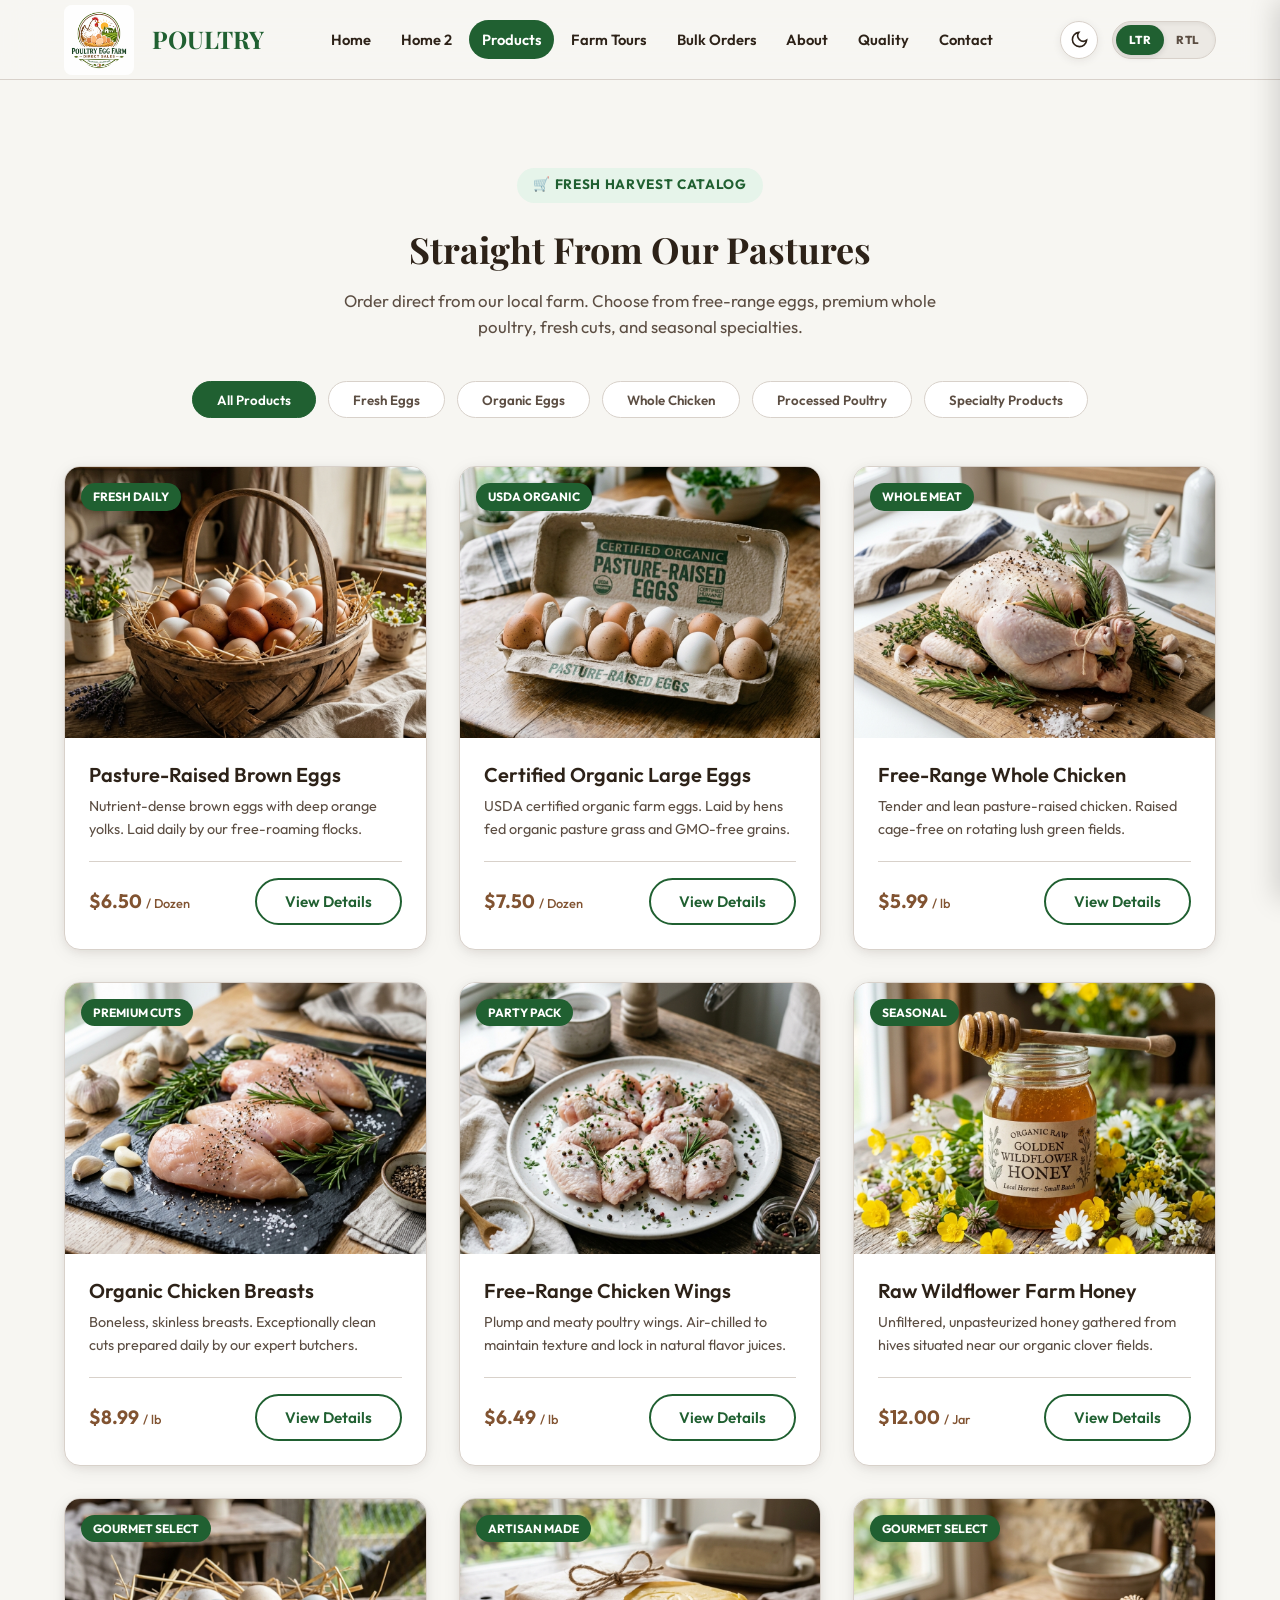
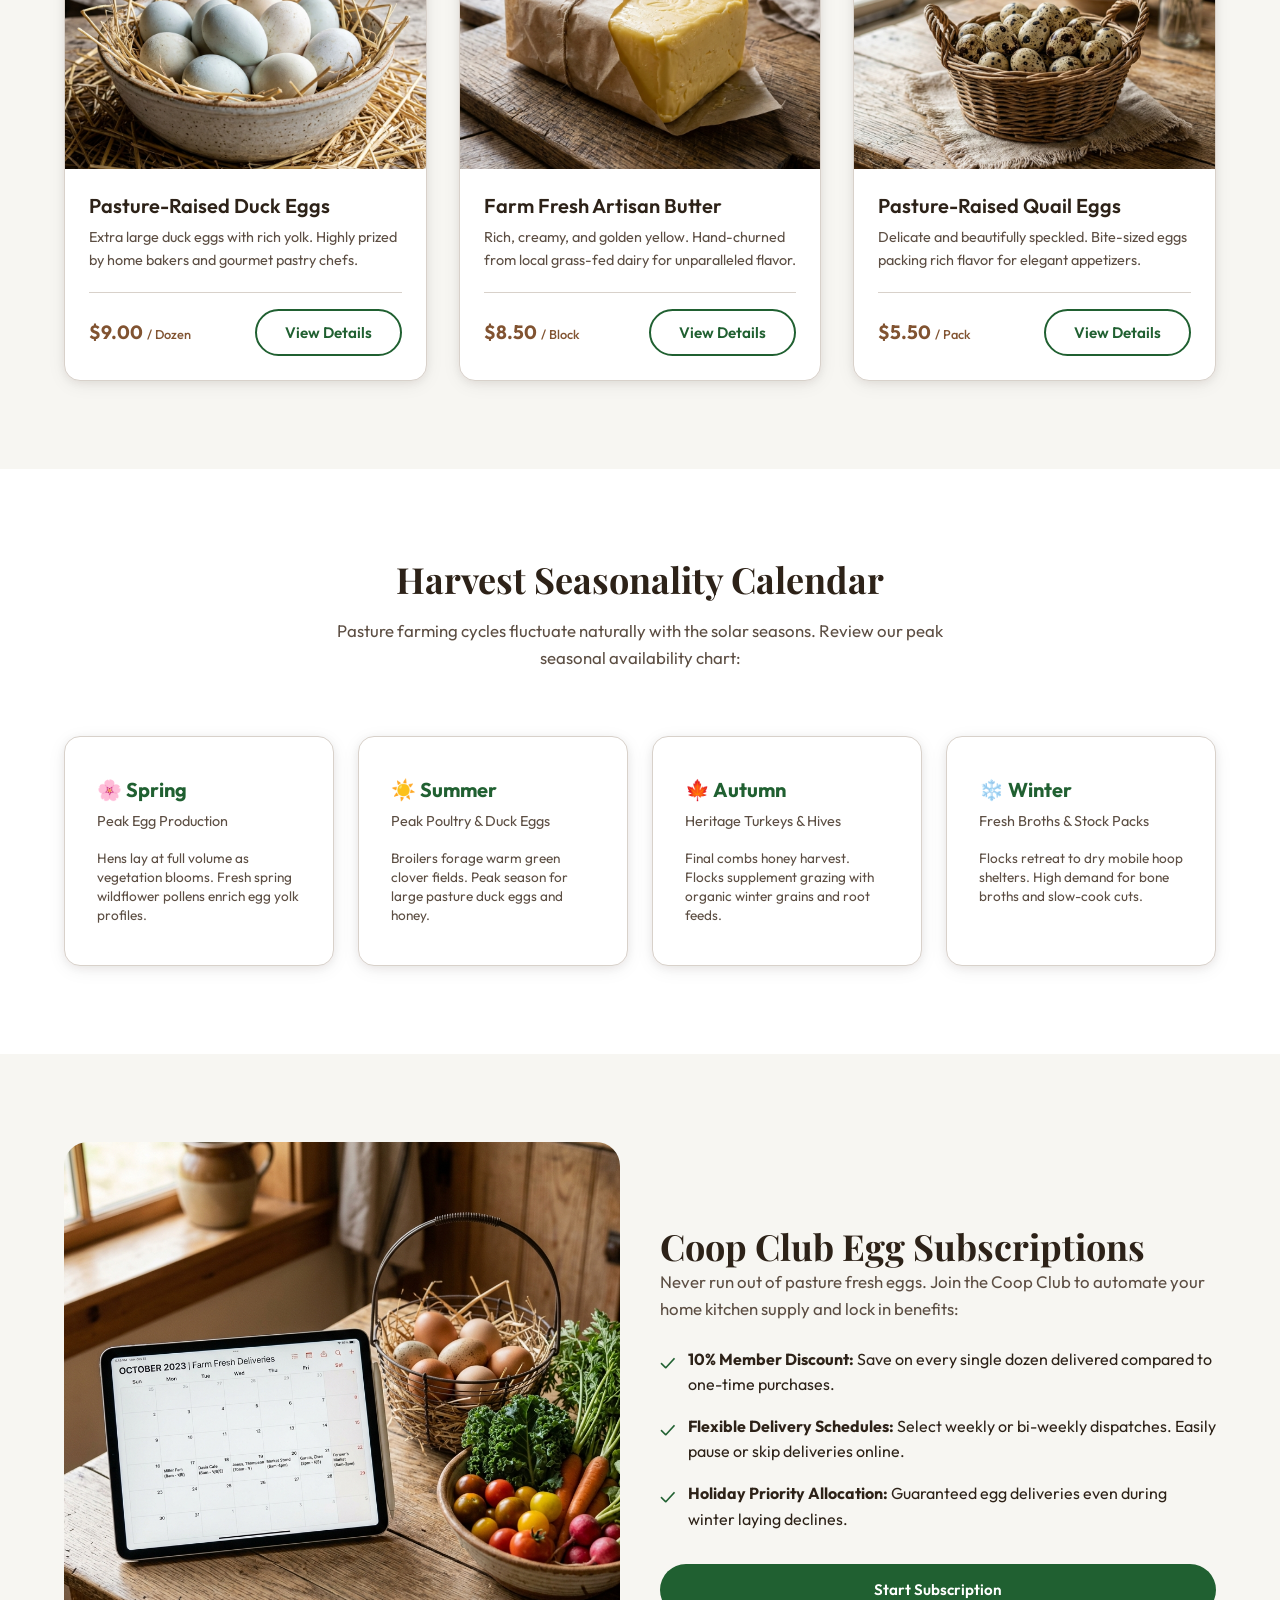
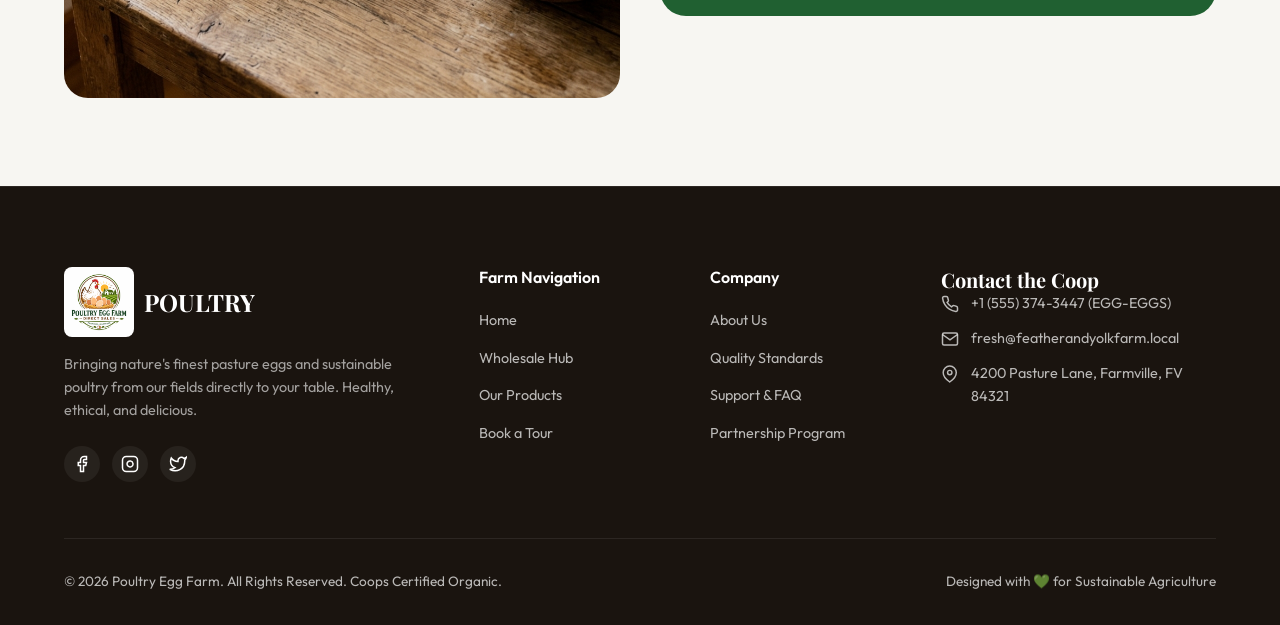
<file: products.html>
<!DOCTYPE html>
<html lang="en">
<head>
  <meta charset="UTF-8">
  <meta name="viewport" content="width=device-width, initial-scale=1.0">
  <title>Our Farm Products | Fresh Eggs & Pasture Poultry | Poultry Egg Farm</title>
  <meta name="description" content="Browse our farm fresh selection including free-range brown eggs, certified organic eggs, whole chickens, premium processed cuts, and seasonal specialties.">
  <link rel="stylesheet" href="css/style.css">
  <link rel="icon" type="image/svg+xml" href="assets/favicon.svg">
</head>
<body>

  <!-- MOBILE SLIDE-IN MENU -->
  <div class="mobile-overlay"></div>
  <nav class="mobile-nav" aria-label="Mobile Navigation">
    <div class="mobile-nav-header">
      <a href="index.html" class="logo">
        <img src="assets/brand_logo.jpg" alt="Poultry Egg Farm Logo" style="height: 70px; width: auto; object-fit: contain; margin-right: 8px;"><span>POULTRY</span>
        
      </a>
      <button class="mobile-nav-close btn-icon" aria-label="Close Mobile Menu">✕</button>
    </div>
    <ul class="mobile-menu-links">
      <li><a href="index.html" class="mobile-nav-link">Home</a></li>
      <li><a href="home2.html" class="mobile-nav-link">Wholesale (Home 2)</a></li>
      <li><a href="products.html" class="mobile-nav-link active">Products</a></li>
      <li><a href="tours.html" class="mobile-nav-link">Farm Tours</a></li>
      <li><a href="bulk.html" class="mobile-nav-link">Bulk Orders</a></li>
      <li><a href="about.html" class="mobile-nav-link">About Our Farm</a></li>
      <li><a href="quality.html" class="mobile-nav-link">Freshness & Quality</a></li>
      <li><a href="contact.html" class="mobile-nav-link">Contact</a></li>
    </ul>
    <div class="mobile-nav-cta">
      <h5>Order Fresh Eggs Today</h5>
      <p style="font-size: 0.85rem; margin-bottom: 1rem;">Direct delivery to your doorstep within 24 hours.</p>
      <a href="products.html" class="btn btn-primary" style="padding: 0.5rem 1rem; font-size: 0.85rem;">Shop Products</a>
    </div>
  </nav>

  <!-- MAIN NAVIGATION HEADER -->
  <header>
    <div class="container header-container">
      <a href="index.html" class="logo">
        <img src="assets/brand_logo.jpg" alt="Poultry Egg Farm Logo" style="height: 70px; width: auto; object-fit: contain; margin-right: 8px;"><span>POULTRY</span>
        
      </a>
      
      <ul class="nav-menu">
        <li><a href="index.html" class="nav-link">Home</a></li>
        <li><a href="home2.html" class="nav-link">Home 2</a></li>
        <li><a href="products.html" class="nav-link active">Products</a></li>
        <li><a href="tours.html" class="nav-link">Farm Tours</a></li>
        <li><a href="bulk.html" class="nav-link">Bulk Orders</a></li>
        <li><a href="about.html" class="nav-link">About</a></li>
        <li><a href="quality.html" class="nav-link">Quality</a></li>
        <li><a href="contact.html" class="nav-link">Contact</a></li>
      </ul>

      <div class="nav-controls">
        <button class="theme-toggle" aria-label="Toggle Theme"></button>
        <div class="direction-toggle" aria-label="Toggle Layout Direction">
          <button type="button" class="dir-btn ltr-btn active" data-dir="ltr">LTR</button>
          <button type="button" class="dir-btn rtl-btn" data-dir="rtl">RTL</button>
          <span class="dir-slider"></span>
        </div>
        <button class="hamburger" aria-label="Open Mobile Menu">☰</button>
      </div>
    </div>
  </header>

  <main>
    <!-- PRODUCTS INTRO -->
    <section class="section" style="padding-bottom: 0;">
      <div class="container">
        <div class="section-header" style="margin-bottom: 2.5rem;">
          <div class="badge" style="align-self: center;"><span>🛒 Fresh Harvest Catalog</span></div>
          <h2>Straight From Our Pastures</h2>
          <p>Order direct from our local farm. Choose from free-range eggs, premium whole poultry, fresh cuts, and seasonal specialties.</p>
        </div>

        <!-- Category Filters -->
        <div class="category-filters">
          <button class="filter-btn active" data-filter="all">All Products</button>
          <button class="filter-btn" data-filter="eggs">Fresh Eggs</button>
          <button class="filter-btn" data-filter="organic">Organic Eggs</button>
          <button class="filter-btn" data-filter="whole-poultry">Whole Chicken</button>
          <button class="filter-btn" data-filter="processed">Processed Poultry</button>
          <button class="filter-btn" data-filter="specialty">Specialty Products</button>
        </div>
      </div>
    </section>

    <!-- PRODUCTS GRID -->
    <section class="section" style="padding-top: 0;">
      <div class="container">
        <div class="grid-3" id="products-catalog-grid">
          
          <!-- Product Card 1: Fresh Eggs -->
          <div class="product-card" data-category="eggs" data-category-label="Fresh Eggs" data-title="Pasture-Raised Brown Eggs" data-price="$6.50 / Dozen" data-status="In Stock" data-desc="Nutrient-dense brown eggs with deep orange yolks. Laid daily by our free-roaming hens, fed a strictly vegetarian natural diet." data-origin="Coop A - East Pasture" data-weight="750g per carton" data-shelf-life="Keep refrigerated, best within 30 days">
            <div class="product-img-wrapper">
              <span class="product-tag">Fresh Daily</span>
              <img src="assets/eggs_basket.png" alt="Carton of fresh pasture-raised eggs">
            </div>
            <div class="product-info">
              <h4 class="product-title-text">Pasture-Raised Brown Eggs</h4>
              <p class="product-desc">Nutrient-dense brown eggs with deep orange yolks. Laid daily by our free-roaming flocks.</p>
              <div class="product-footer">
                <span class="product-price">$6.50 <span style="font-size: 0.8rem; font-weight: 500;">/ Dozen</span></span>
                <button class="btn btn-secondary view-details-btn">View Details</button>
              </div>
            </div>
          </div>

          <!-- Product Card 2: Organic Eggs -->
          <div class="product-card" data-category="organic" data-category-label="Organic Eggs" data-title="Certified Organic Large Eggs" data-price="$7.50 / Dozen" data-status="In Stock" data-desc="USDA certified organic farm eggs. Laid by hens fed organic grass, flowers, insects, and grains. Free from pesticides and herbicides." data-origin="Coop B - Organic Meadows" data-weight="720g per carton" data-shelf-life="Keep refrigerated, best within 30 days">
            <div class="product-img-wrapper">
              <span class="product-tag">USDA Organic</span>
              <img src="assets/organic_eggs.png" alt="USDA organic eggs in carton">
            </div>
            <div class="product-info">
              <h4>Certified Organic Large Eggs</h4>
              <p class="product-desc">USDA certified organic farm eggs. Laid by hens fed organic pasture grass and GMO-free grains.</p>
              <div class="product-footer">
                <span class="product-price">$7.50 <span style="font-size: 0.8rem; font-weight: 500;">/ Dozen</span></span>
                <button class="btn btn-secondary view-details-btn">View Details</button>
              </div>
            </div>
          </div>

          <!-- Product Card 3: Whole Chicken -->
          <div class="product-card" data-category="whole-poultry" data-category-label="Whole Chicken" data-title="Free-Range Whole Chicken" data-price="$5.99 / lb" data-status="In Stock" data-desc="Tender and lean pasture-raised chicken. Raised completely cage-free on rotating fields. Never injected with water or artificial plumpers." data-origin="North Pasture Flocks" data-weight="4.5 lbs average" data-shelf-life="Cook within 3 days or freeze up to 6 months">
            <div class="product-img-wrapper">
              <span class="product-tag">Whole Meat</span>
              <img src="assets/fresh_poultry.png" alt="Whole raw free-range chicken">
            </div>
            <div class="product-info">
              <h4>Free-Range Whole Chicken</h4>
              <p class="product-desc">Tender and lean pasture-raised chicken. Raised cage-free on rotating lush green fields.</p>
              <div class="product-footer">
                <span class="product-price">$5.99 <span style="font-size: 0.8rem; font-weight: 500;">/ lb</span></span>
                <button class="btn btn-secondary view-details-btn">View Details</button>
              </div>
            </div>
          </div>

          <!-- Product Card 4: Processed Poultry -->
          <div class="product-card" data-category="processed" data-category-label="Processed Poultry" data-title="Organic Chicken Breasts" data-price="$8.99 / lb" data-status="In Stock" data-desc="Boneless, skinless breasts packed in biodegradable trays. Exceptionally clean cuts prepared by our certified butcher team." data-origin="Processing Room C" data-weight="1.2 lbs avg weight" data-shelf-life="Cook within 2 days or freeze immediately">
            <div class="product-img-wrapper">
              <span class="product-tag">Premium Cuts</span>
              <img src="assets/chicken_breasts.png" alt="Raw chicken breast slices">
            </div>
            <div class="product-info">
              <h4>Organic Chicken Breasts</h4>
              <p class="product-desc">Boneless, skinless breasts. Exceptionally clean cuts prepared daily by our expert butchers.</p>
              <div class="product-footer">
                <span class="product-price">$8.99 <span style="font-size: 0.8rem; font-weight: 500;">/ lb</span></span>
                <button class="btn btn-secondary view-details-btn">View Details</button>
              </div>
            </div>
          </div>

          <!-- Product Card 5: Processed Poultry -->
          <div class="product-card" data-category="processed" data-category-label="Processed Poultry" data-title="Free-Range Chicken Wings" data-price="$6.49 / lb" data-status="In Stock" data-desc="Plump and meaty poultry wings, perfect for baking or frying. Air-chilled to maintain texture and lock in natural juices." data-origin="Processing Room C" data-weight="2.0 lbs per pack" data-shelf-life="Cook within 3 days or freeze immediately">
            <div class="product-img-wrapper">
              <span class="product-tag">Party Pack</span>
              <img src="assets/chicken_wings.png" alt="Raw chicken wings">
            </div>
            <div class="product-info">
              <h4>Free-Range Chicken Wings</h4>
              <p class="product-desc">Plump and meaty poultry wings. Air-chilled to maintain texture and lock in natural flavor juices.</p>
              <div class="product-footer">
                <span class="product-price">$6.49 <span style="font-size: 0.8rem; font-weight: 500;">/ lb</span></span>
                <button class="btn btn-secondary view-details-btn">View Details</button>
              </div>
            </div>
          </div>

          <!-- Product Card 6: Specialty -->
          <div class="product-card" data-category="specialty" data-category-label="Specialty Products" data-title="Raw Wildflower Farm Honey" data-price="$12.00 / Jar" data-status="Limited Stock" data-desc="Unfiltered, unpasteurized honey gathered from hives situated near our organic clover pastures. Loaded with local floral pollens." data-origin="North Pasture Apiary" data-weight="500g jar" data-shelf-life="Indefinite, does not spoil">
            <div class="product-img-wrapper">
              <span class="product-tag">Seasonal</span>
              <img src="assets/farm_honey.png" alt="Raw farm honey jar">
            </div>
            <div class="product-info">
              <h4>Raw Wildflower Farm Honey</h4>
              <p class="product-desc">Unfiltered, unpasteurized honey gathered from hives situated near our organic clover fields.</p>
              <div class="product-footer">
                <span class="product-price">$12.00 <span style="font-size: 0.8rem; font-weight: 500;">/ Jar</span></span>
                <button class="btn btn-secondary view-details-btn">View Details</button>
              </div>
            </div>
          </div>

          <!-- Product Card 7: Specialty -->
          <div class="product-card" data-category="specialty" data-category-label="Specialty Products" data-title="Pasture-Raised Duck Eggs" data-price="$9.00 / Dozen" data-status="Limited Stock" data-desc="Extra large duck eggs with rich yolk. Higher fat content makes them the ultimate choice for bakers and gourmet pastry chefs." data-origin="Coop D - Pond Pastures" data-weight="900g per carton" data-shelf-life="Keep refrigerated, best within 35 days">
            <div class="product-img-wrapper">
              <span class="product-tag">Gourmet Select</span>
              <img src="assets/duck_eggs.png" alt="Free range duck eggs">
            </div>
            <div class="product-info">
              <h4>Pasture-Raised Duck Eggs</h4>
              <p class="product-desc">Extra large duck eggs with rich yolk. Highly prized by home bakers and gourmet pastry chefs.</p>
              <div class="product-footer">
                <span class="product-price">$9.00 <span style="font-size: 0.8rem; font-weight: 500;">/ Dozen</span></span>
                <button class="btn btn-secondary view-details-btn">View Details</button>
              </div>
            </div>
          </div>

          <!-- Product Card 8: Specialty -->
          <div class="product-card" data-category="specialty" data-category-label="Specialty Products" data-title="Farm Fresh Artisan Butter" data-price="$8.50 / Block" data-status="In Stock" data-desc="Rich, creamy, and golden yellow. Hand-churned from local grass-fed dairy, providing unparalleled flavor for cooking and baking." data-origin="Partner Dairy" data-weight="250g per block" data-shelf-life="Keep refrigerated, best within 45 days">
            <div class="product-img-wrapper">
              <span class="product-tag">Artisan Made</span>
              <img src="assets/farm_butter.png" alt="Fresh artisan farm butter">
            </div>
            <div class="product-info">
              <h4>Farm Fresh Artisan Butter</h4>
              <p class="product-desc">Rich, creamy, and golden yellow. Hand-churned from local grass-fed dairy for unparalleled flavor.</p>
              <div class="product-footer">
                <span class="product-price">$8.50 <span style="font-size: 0.8rem; font-weight: 500;">/ Block</span></span>
                <button class="btn btn-secondary view-details-btn">View Details</button>
              </div>
            </div>
          </div>

          <!-- Product Card 9: Specialty -->
          <div class="product-card" data-category="specialty" data-category-label="Specialty Products" data-title="Pasture-Raised Quail Eggs" data-price="$5.50 / Pack" data-status="Limited Stock" data-desc="Delicate and beautifully speckled. These bite-sized eggs pack a rich flavor and are a favorite for elegant appetizers and garnishes." data-origin="Coop E - Meadow Aviary" data-weight="12 eggs per pack" data-shelf-life="Keep refrigerated, best within 21 days">
            <div class="product-img-wrapper">
              <span class="product-tag">Gourmet Select</span>
              <img src="assets/quail_eggs.png" alt="Rustic basket of speckled quail eggs">
            </div>
            <div class="product-info">
              <h4>Pasture-Raised Quail Eggs</h4>
              <p class="product-desc">Delicate and beautifully speckled. Bite-sized eggs packing rich flavor for elegant appetizers.</p>
              <div class="product-footer">
                <span class="product-price">$5.50 <span style="font-size: 0.8rem; font-weight: 500;">/ Pack</span></span>
                <button class="btn btn-secondary view-details-btn">View Details</button>
              </div>
            </div>
          </div>

        </div>
      </div>
    </section>
  </main>

  <!-- PRODUCT SPEC DETAIL MODAL (SHARED ACCROSS PAGES) -->
  <div class="modal" id="product-modal">
    <div class="modal-overlay"></div>
    <div class="modal-container">
      <button class="modal-close" aria-label="Close Modal">✕</button>
      <div class="modal-image">
        <img src="assets/eggs_basket.png" alt="Product Image">
      </div>
      <div class="modal-content">
        <div class="modal-header-meta">
          <span class="modal-category">Fresh Eggs</span>
          <span class="modal-status">In Stock</span>
        </div>
        <h3 class="modal-title">Pasture-Raised Eggs</h3>
        <span class="modal-price">$6.50 / Dozen</span>
        <p class="modal-desc">Rich yolk, sturdy shells, and incredible flavor. Our signature brown eggs are laid daily by hens with full pasture access.</p>
        
        <div class="modal-specs">
          <div class="spec-item">
            <strong>Origin Point:</strong>
            <span class="spec-origin">Coop A - East Pasture</span>
          </div>
          <div class="spec-item">
            <strong>Weight Class:</strong>
            <span class="spec-weight">Approx. 750g per carton</span>
          </div>
          <div class="spec-item">
            <strong>Storage Info:</strong>
            <span class="spec-shelflife">Keep refrigerated, best within 30 days</span>
          </div>
          <div class="spec-item">
            <strong>Certifications:</strong>
            <span>Certified Humane, GMO-Free</span>
          </div>
        </div>
        
        <div style="margin-top: auto; display: flex; gap: 1rem;">
          <a href="contact.html" class="btn btn-primary" style="flex-grow: 1;">Enquire for Purchase</a>
          <a href="bulk.html" class="btn btn-secondary">Bulk Inquiries</a>
        </div>
      </div>
    </div>
  </div>

    <!-- HARVEST SEASONALITY CALENDAR -->
    <section class="section section-bg" id="seasonality-calendar">
      <div class="container">
        <div class="section-header">
          <h2>Harvest Seasonality Calendar</h2>
          <p>Pasture farming cycles fluctuate naturally with the solar seasons. Review our peak seasonal availability chart:</p>
        </div>
        <div class="grid-4">
          <div class="promise-card">
            <h4 style="font-family: var(--font-sans); font-weight: 700; margin-bottom: 0.5rem; color: var(--primary);">🌸 Spring</h4>
            <p style="font-size: 0.9rem; color: var(--text-secondary); margin-bottom: 1rem;">Peak Egg Production</p>
            <p style="font-size: 0.85rem; line-height: 1.4;">Hens lay at full volume as vegetation blooms. Fresh spring wildflower pollens enrich egg yolk profiles.</p>
          </div>
          <div class="promise-card">
            <h4 style="font-family: var(--font-sans); font-weight: 700; margin-bottom: 0.5rem; color: var(--primary);">☀️ Summer</h4>
            <p style="font-size: 0.9rem; color: var(--text-secondary); margin-bottom: 1rem;">Peak Poultry & Duck Eggs</p>
            <p style="font-size: 0.85rem; line-height: 1.4;">Broilers forage warm green clover fields. Peak season for large pasture duck eggs and honey.</p>
          </div>
          <div class="promise-card">
            <h4 style="font-family: var(--font-sans); font-weight: 700; margin-bottom: 0.5rem; color: var(--primary);">🍁 Autumn</h4>
            <p style="font-size: 0.9rem; color: var(--text-secondary); margin-bottom: 1rem;">Heritage Turkeys & Hives</p>
            <p style="font-size: 0.85rem; line-height: 1.4;">Final combs honey harvest. Flocks supplement grazing with organic winter grains and root feeds.</p>
          </div>
          <div class="promise-card">
            <h4 style="font-family: var(--font-sans); font-weight: 700; margin-bottom: 0.5rem; color: var(--primary);">❄️ Winter</h4>
            <p style="font-size: 0.9rem; color: var(--text-secondary); margin-bottom: 1rem;">Fresh Broths & Stock Packs</p>
            <p style="font-size: 0.85rem; line-height: 1.4;">Flocks retreat to dry mobile hoop shelters. High demand for bone broths and slow-cook cuts.</p>
          </div>
        </div>
      </div>
    </section>

    <!-- COOP CLUB SUBSCRIPTIONS -->
    <section class="section" id="subscriptions">
      <div class="container grid-2" style="align-items: center;">
        <div class="hero-image-container">
          <img src="assets/flexible_orders.png" alt="Happy family unpacking egg subscription delivery box" style="border-radius: var(--border-radius-lg); width: 100%;">
        </div>
        <div class="hero-content">
          <h2>Coop Club Egg Subscriptions</h2>
          <p style="margin-bottom: 1.5rem; font-size: 1.05rem;">Never run out of pasture fresh eggs. Join the Coop Club to automate your home kitchen supply and lock in benefits:</p>
          <ul style="list-style: none; display: flex; flex-direction: column; gap: 1rem; margin-bottom: 2rem;">
            <li style="display: flex; gap: 0.75rem; align-items: flex-start;">
              <span style="color: var(--primary); font-size: 1.25rem;">✓</span>
              <div>
                <strong>10% Member Discount:</strong> Save on every single dozen delivered compared to one-time purchases.
              </div>
            </li>
            <li style="display: flex; gap: 0.75rem; align-items: flex-start;">
              <span style="color: var(--primary); font-size: 1.25rem;">✓</span>
              <div>
                <strong>Flexible Delivery Schedules:</strong> Select weekly or bi-weekly dispatches. Easily pause or skip deliveries online.
              </div>
            </li>
            <li style="display: flex; gap: 0.75rem; align-items: flex-start;">
              <span style="color: var(--primary); font-size: 1.25rem;">✓</span>
              <div>
                <strong>Holiday Priority Allocation:</strong> Guaranteed egg deliveries even during winter laying declines.
              </div>
            </li>
          </ul>
          <a href="contact.html" class="btn btn-primary">Start Subscription</a>
        </div>
      </div>
    </section>

  <!-- FOOTER -->
  <footer>
    <div class="container">
      <div class="footer-top">
        <div class="footer-brand">
          <a href="index.html" style="display: flex; align-items: center; gap: 10px; margin-bottom: 1rem; text-decoration: none; color: var(--primary);">
            <img src="assets/brand_logo.jpg" alt="Poultry Egg Farm Logo" style="height: 70px; width: auto; object-fit: contain;">
            <h3 style="margin: 0;">POULTRY</h3>
          </a>
          <p>Bringing nature's finest pasture eggs and sustainable poultry from our fields directly to your table. Healthy, ethical, and delicious.</p>
          <div class="footer-socials">
            <a href="#" aria-label="Facebook">
              <svg viewBox="0 0 24 24"><path d="M18 2h-3a5 5 0 0 0-5 5v3H7v4h3v8h4v-8h3l1-4h-4V7a1 1 0 0 1 1-1h3z"/></svg>
            </a>
            <a href="#" aria-label="Instagram">
              <svg viewBox="0 0 24 24"><rect x="2" y="2" width="20" height="20" rx="5" ry="5"/><path d="M16 11.37A4 4 0 1 1 12.63 8 4 4 0 0 1 16 11.37zM17.5 6.5h.01"/></svg>
            </a>
            <a href="#" aria-label="Twitter">
              <svg viewBox="0 0 24 24"><path d="M23 3a10.9 10.9 0 0 1-3.14 1.53 4.48 4.48 0 0 0-7.86 3v1A10.66 10.66 0 0 1 3 4s-4 9 5 13a11.64 11.64 0 0 1-7 2c9 5 20 0 20-11.5a4.5 4.5 0 0 0-.08-.83A7.72 7.72 0 0 0 23 3z"/></svg>
            </a>
          </div>
        </div>
        <div class="footer-links-col">
          <h4>Farm Navigation</h4>
          <ul class="footer-links">
            <li><a href="index.html">Home</a></li>
            <li><a href="home2.html">Wholesale Hub</a></li>
            <li><a href="products.html">Our Products</a></li>
            <li><a href="tours.html">Book a Tour</a></li>
          </ul>
        </div>
        <div class="footer-links-col">
          <h4>Company</h4>
          <ul class="footer-links">
            <li><a href="about.html">About Us</a></li>
            <li><a href="quality.html">Quality Standards</a></li>
            <li><a href="contact.html">Support & FAQ</a></li>
            <li><a href="bulk.html">Partnership Program</a></li>
          </ul>
        </div>
        <div class="footer-contact-col">
          <h4>Contact the Coop</h4>
          <div class="footer-contact-info">
            <div class="footer-contact-item">
              <svg viewBox="0 0 24 24"><path d="M22 16.92v3a2 2 0 0 1-2.18 2 19.79 19.79 0 0 1-8.63-3.07 19.5 19.5 0 0 1-6-6 19.79 19.79 0 0 1-3.07-8.67A2 2 0 0 1 4.11 2h3a2 2 0 0 1 2 1.72 12.84 12.84 0 0 0 .7 2.81 2 2 0 0 1-.45 2.11L8.09 9.91a16 16 0 0 0 6 6l1.27-1.27a2 2 0 0 1 2.11-.45 12.84 12.84 0 0 0 2.81.7A2 2 0 0 1 22 16.92z"/></svg>
              <span>+1 (555) 374-3447 (EGG-EGGS)</span>
            </div>
            <div class="footer-contact-item">
              <svg viewBox="0 0 24 24"><path d="M4 4h16c1.1 0 2 .9 2 2v12c0 1.1-.9 2-2 2H4c-1.1 0-2-.9-2-2V6c0-1.1.9-2 2-2z"/><polyline points="22,6 12,13 2,6"/></svg>
              <span>fresh@featherandyolkfarm.local</span>
            </div>
            <div class="footer-contact-item">
              <svg viewBox="0 0 24 24"><path d="M21 10c0 7-9 13-9 13s-9-6-9-13a9 9 0 0 1 18 0z"/><circle cx="12" cy="10" r="3"/></svg>
              <span>4200 Pasture Lane, Farmville, FV 84321</span>
            </div>
          </div>
        </div>
      </div>
      <div class="footer-bottom">
        <span>© 2026 Poultry Egg Farm. All Rights Reserved. Coops Certified Organic.</span>
        <span>Designed with 💚 for Sustainable Agriculture</span>
      </div>
    </div>
  </footer>

  <script src="js/main.js"></script>
</body>
</html>
</file>
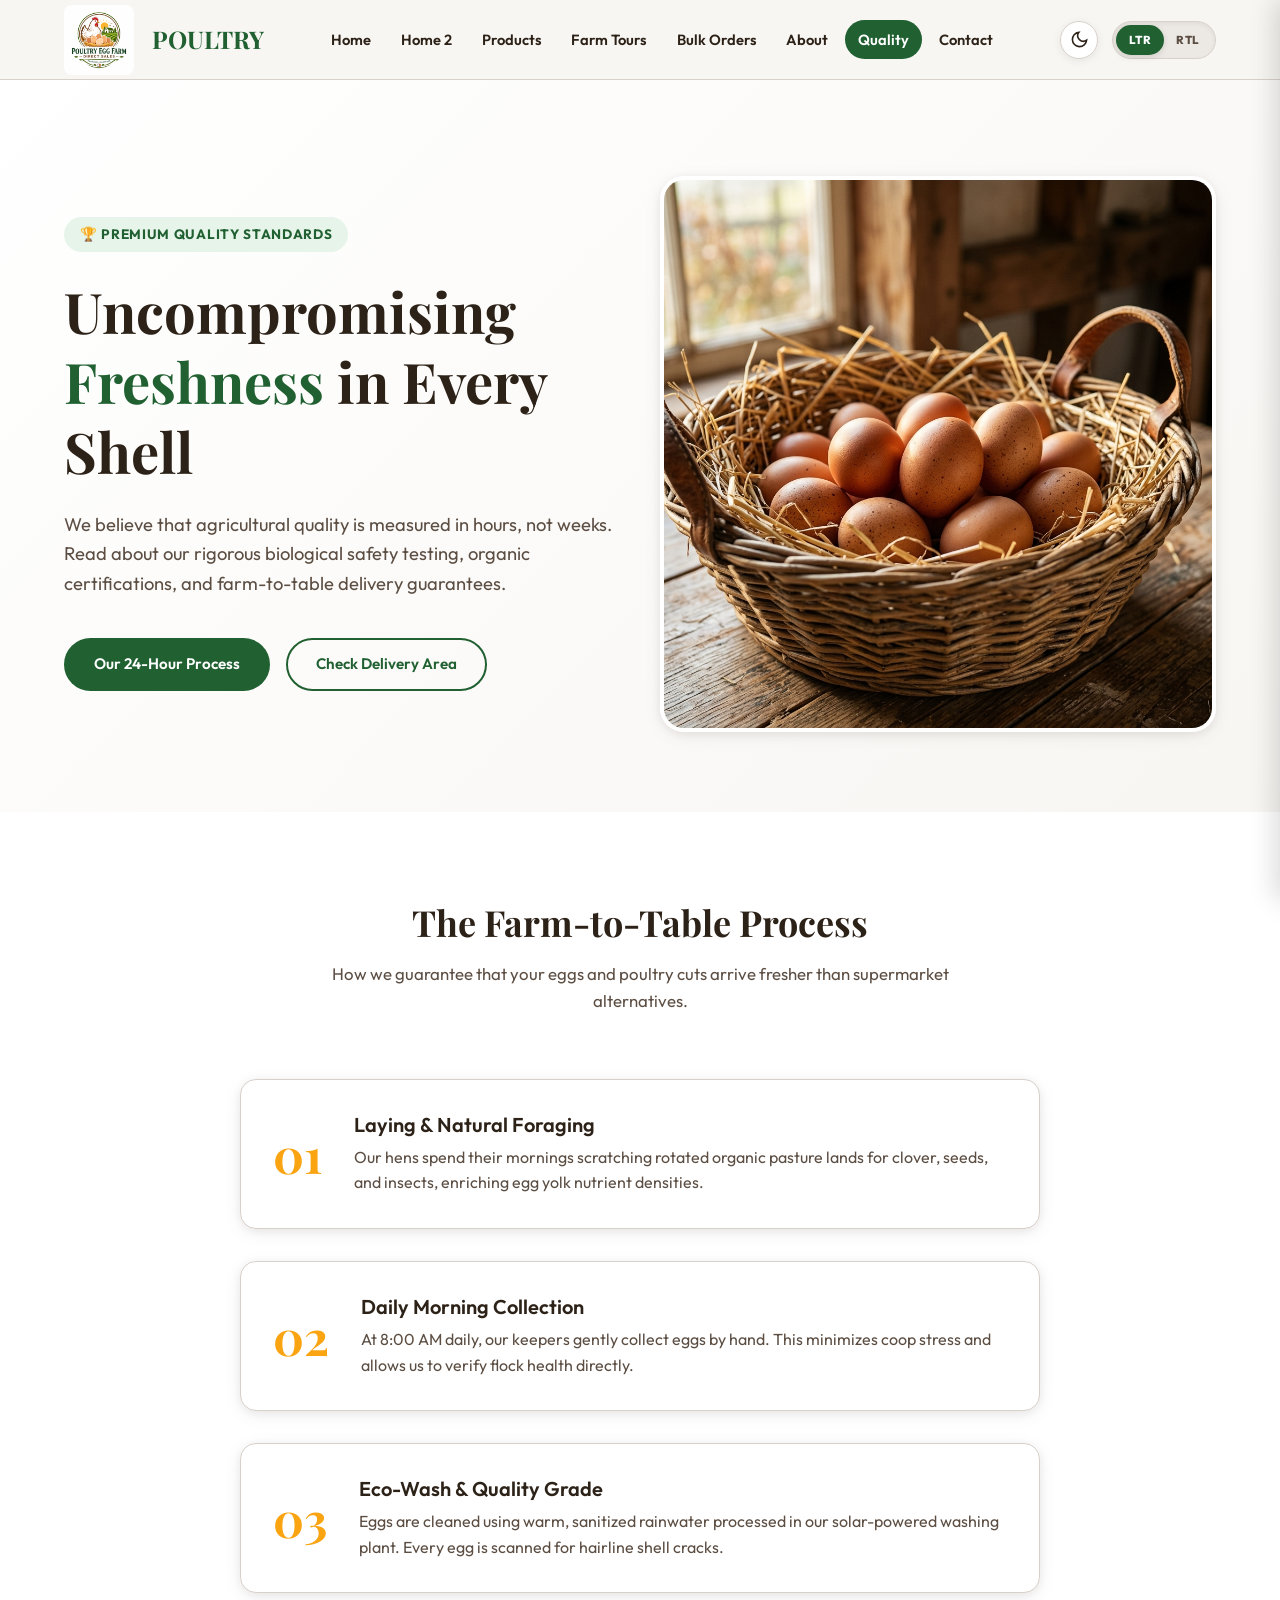
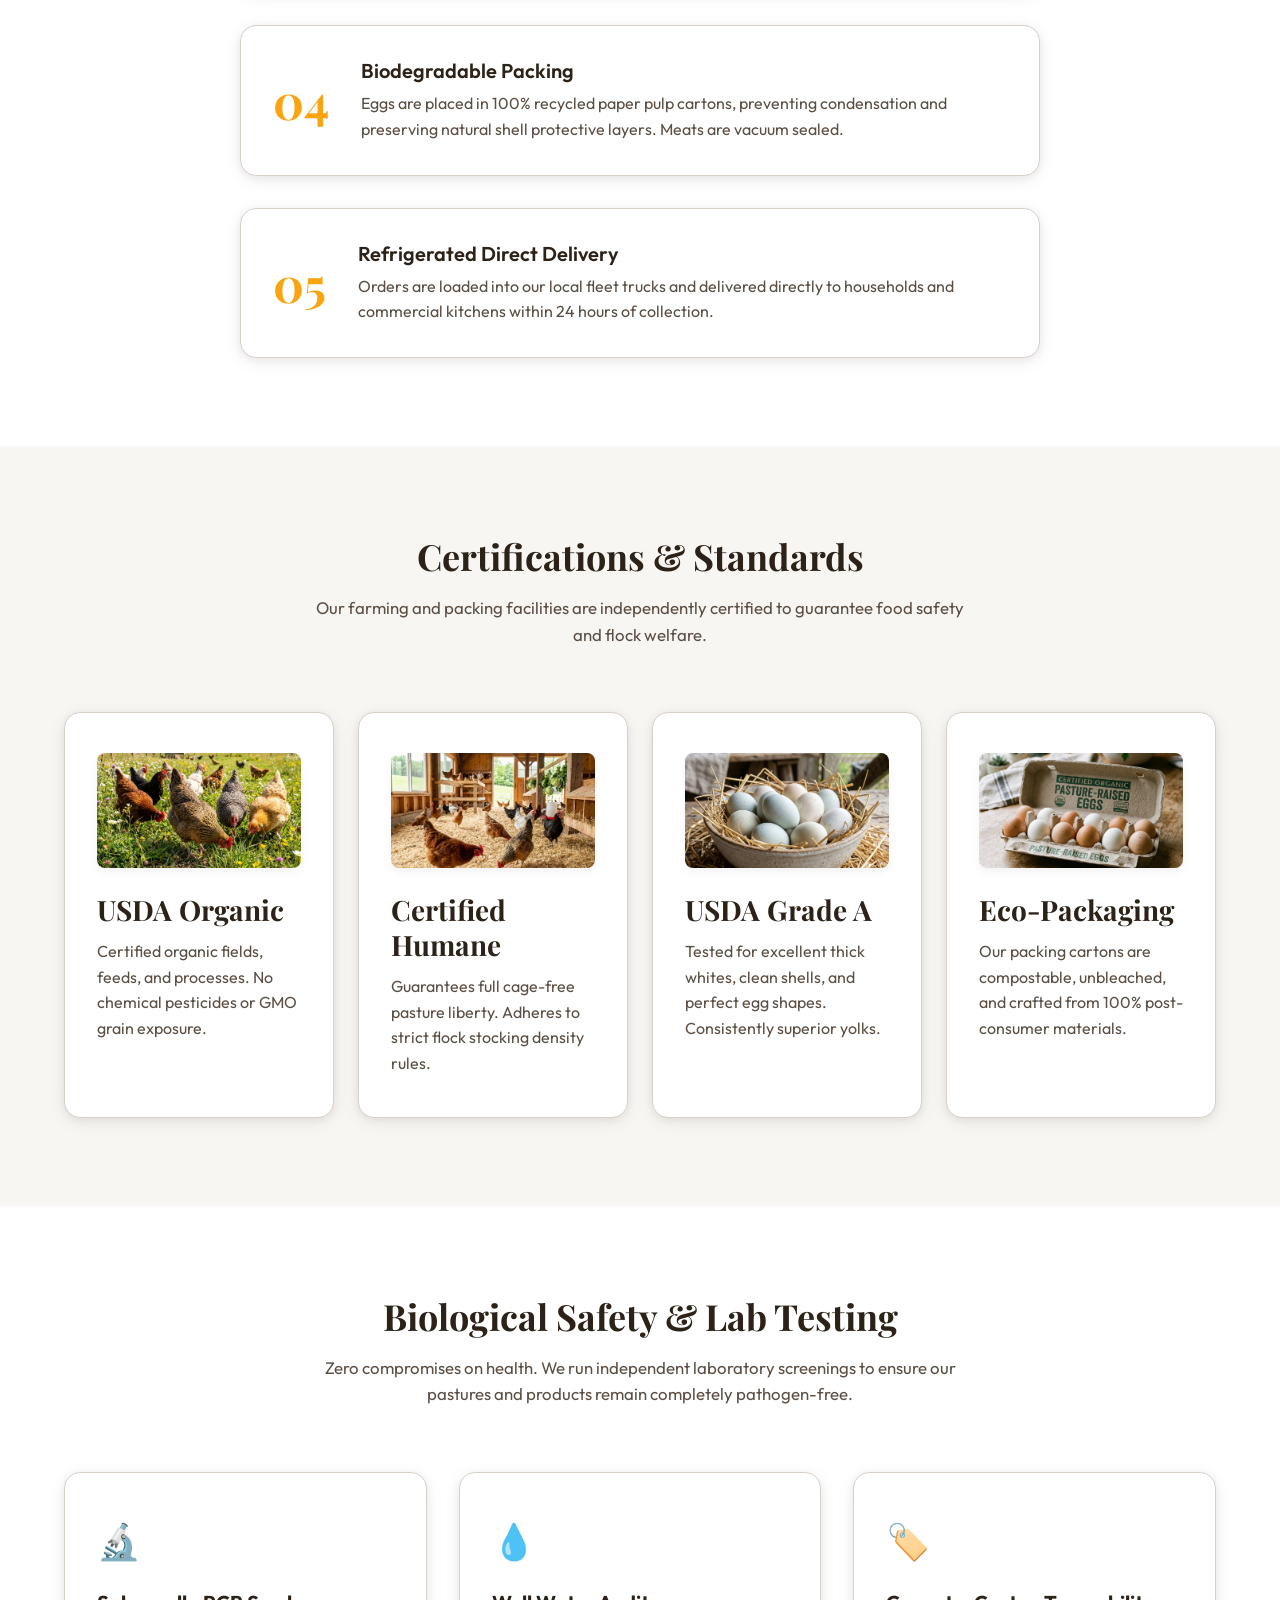
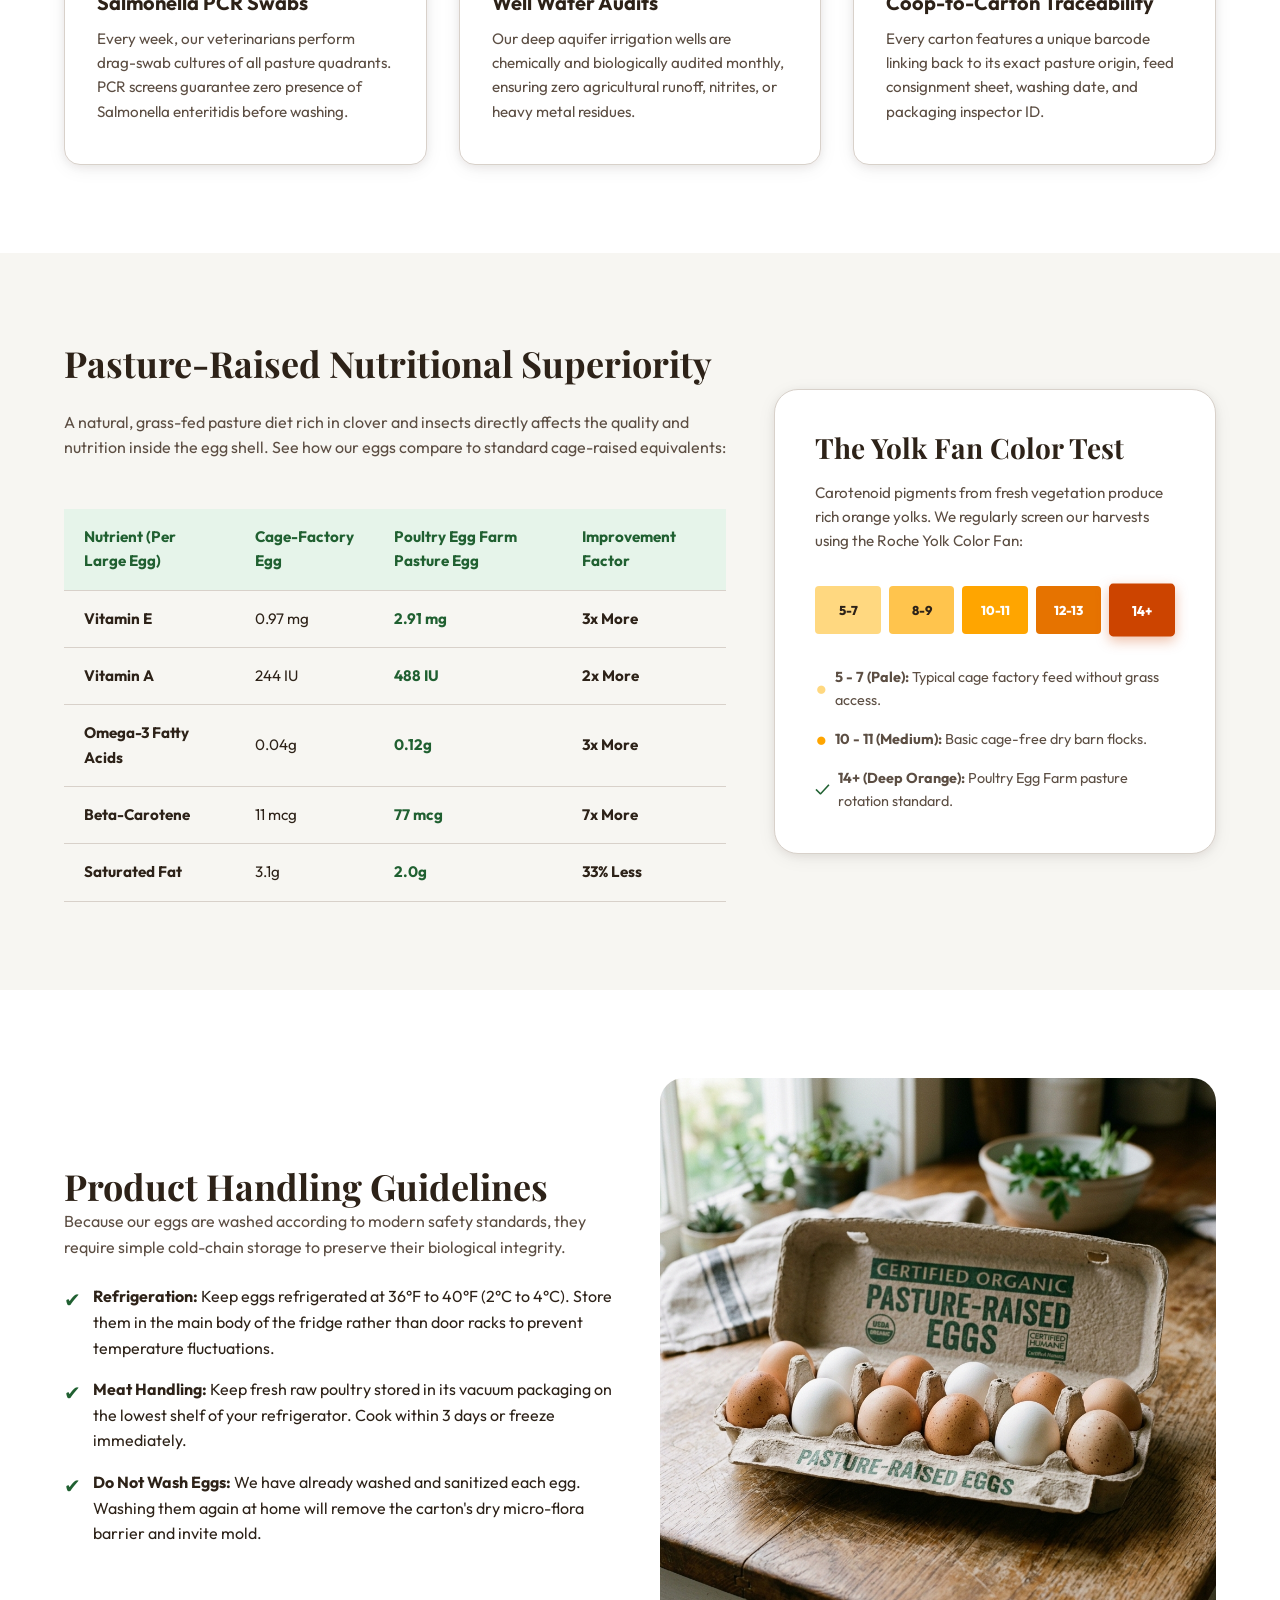
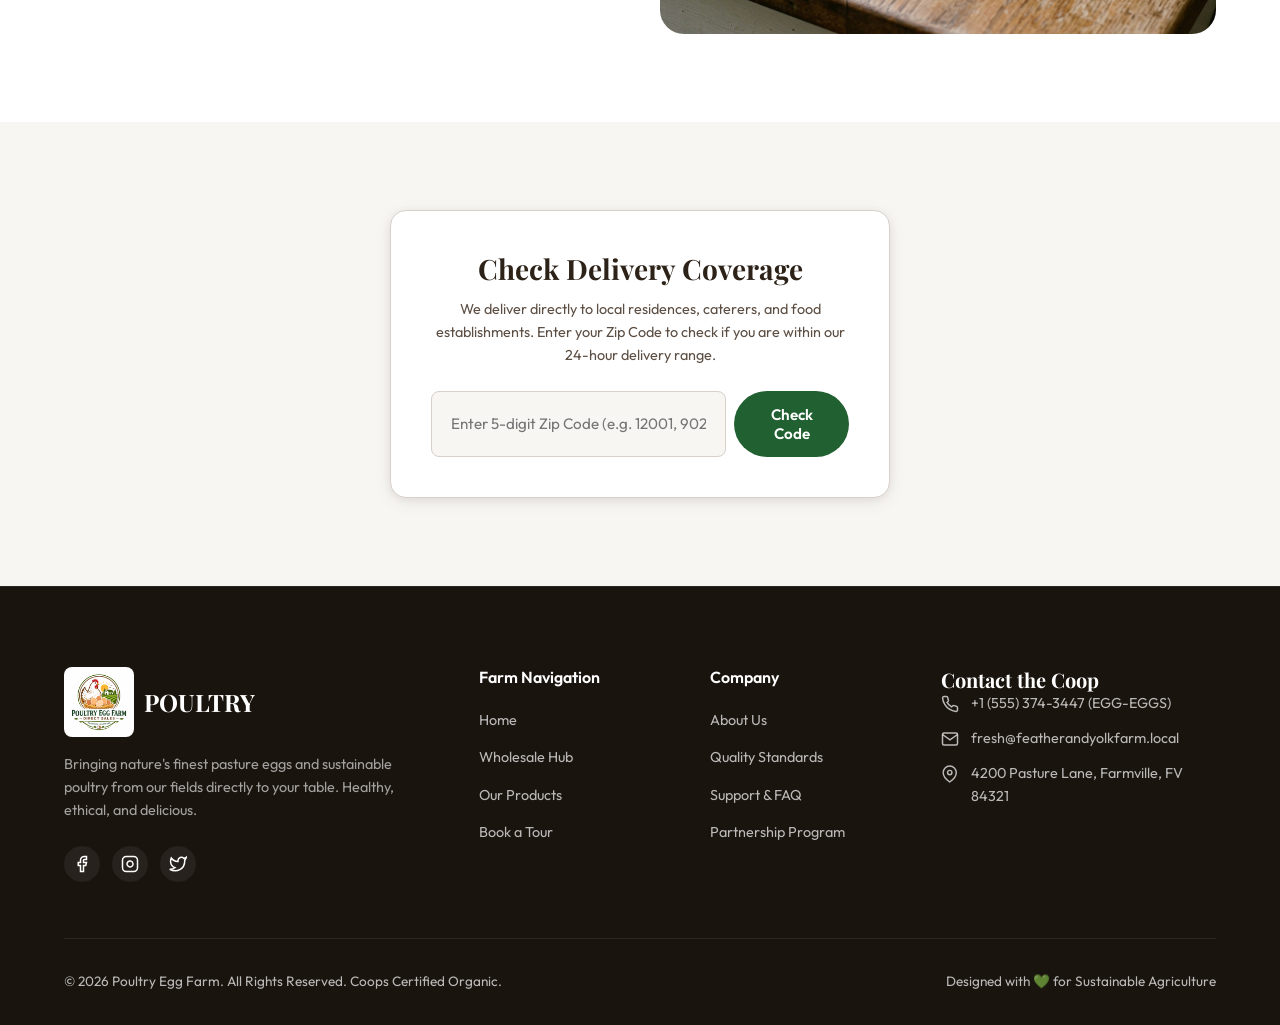
<file: quality.html>
<!DOCTYPE html>
<html lang="en">
<head>
  <meta charset="UTF-8">
  <meta name="viewport" content="width=device-width, initial-scale=1.0">
  <title>Freshness, Quality & Certifications | Poultry Egg Farm</title>
  <meta name="description" content="Discover our rigorous quality standards at Poultry Egg Farm. Read our farm-to-table timeline, packaging information, handling rules, and check delivery zones.">
  <link rel="stylesheet" href="css/style.css">
  <link rel="icon" type="image/svg+xml" href="assets/favicon.svg">
</head>
<body>

  <!-- MOBILE SLIDE-IN MENU -->
  <div class="mobile-overlay"></div>
  <nav class="mobile-nav" aria-label="Mobile Navigation">
    <div class="mobile-nav-header">
      <a href="index.html" class="logo">
        <img src="assets/brand_logo.jpg" alt="Poultry Egg Farm Logo" style="height: 70px; width: auto; object-fit: contain; margin-right: 8px;"><span>POULTRY</span>
        
      </a>
      <button class="mobile-nav-close btn-icon" aria-label="Close Mobile Menu">✕</button>
    </div>
    <ul class="mobile-menu-links">
      <li><a href="index.html" class="mobile-nav-link">Home</a></li>
      <li><a href="home2.html" class="mobile-nav-link">Wholesale (Home 2)</a></li>
      <li><a href="products.html" class="mobile-nav-link">Products</a></li>
      <li><a href="tours.html" class="mobile-nav-link">Farm Tours</a></li>
      <li><a href="bulk.html" class="mobile-nav-link">Bulk Orders</a></li>
      <li><a href="about.html" class="mobile-nav-link">About Our Farm</a></li>
      <li><a href="quality.html" class="mobile-nav-link active">Freshness & Quality</a></li>
      <li><a href="contact.html" class="mobile-nav-link">Contact</a></li>
    </ul>
    <div class="mobile-nav-cta">
      <h5>Order Fresh Eggs Today</h5>
      <p style="font-size: 0.85rem; margin-bottom: 1rem;">Direct delivery to your doorstep within 24 hours.</p>
      <a href="products.html" class="btn btn-primary" style="padding: 0.5rem 1rem; font-size: 0.85rem;">Shop Products</a>
    </div>
  </nav>

  <!-- MAIN NAVIGATION HEADER -->
  <header>
    <div class="container header-container">
      <a href="index.html" class="logo">
        <img src="assets/brand_logo.jpg" alt="Poultry Egg Farm Logo" style="height: 70px; width: auto; object-fit: contain; margin-right: 8px;"><span>POULTRY</span>
        
      </a>
      
      <ul class="nav-menu">
        <li><a href="index.html" class="nav-link">Home</a></li>
        <li><a href="home2.html" class="nav-link">Home 2</a></li>
        <li><a href="products.html" class="nav-link">Products</a></li>
        <li><a href="tours.html" class="nav-link">Farm Tours</a></li>
        <li><a href="bulk.html" class="nav-link">Bulk Orders</a></li>
        <li><a href="about.html" class="nav-link">About</a></li>
        <li><a href="quality.html" class="nav-link active">Quality</a></li>
        <li><a href="contact.html" class="nav-link">Contact</a></li>
      </ul>

      <div class="nav-controls">
        <button class="theme-toggle" aria-label="Toggle Theme"></button>
        <div class="direction-toggle" aria-label="Toggle Layout Direction">
          <button type="button" class="dir-btn ltr-btn active" data-dir="ltr">LTR</button>
          <button type="button" class="dir-btn rtl-btn" data-dir="rtl">RTL</button>
          <span class="dir-slider"></span>
        </div>
        <button class="hamburger" aria-label="Open Mobile Menu">☰</button>
      </div>
    </div>
  </header>

  <main>
    <!-- QUALITY HERO -->
    <section class="hero" id="quality-hero">
      <div class="container grid-2">
        <div class="hero-content">
          <div class="badge"><span>🏆 Premium Quality Standards</span></div>
          <h1 class="hero-title">Uncompromising <span>Freshness</span> in Every Shell</h1>
          <p class="hero-subtitle">We believe that agricultural quality is measured in hours, not weeks. Read about our rigorous biological safety testing, organic certifications, and farm-to-table delivery guarantees.</p>
          <div class="hero-actions">
            <a href="#farm-to-table" class="btn btn-primary">Our 24-Hour Process</a>
            <a href="#zip-checker-section" class="btn btn-secondary">Check Delivery Area</a>
          </div>
        </div>
        <div class="hero-image-container">
          <div class="hero-image-backdrop"></div>
          <img src="assets/quality_hero.png" alt="Clean graded brown eggs on organic straw bed" class="hero-img">
        </div>
      </div>
    </section>

    <!-- FARM-TO-TABLE STEP SYSTEM -->
    <section class="section section-bg" id="farm-to-table">
      <div class="container">
        <div class="section-header">
          <h2>The Farm-to-Table Process</h2>
          <p>How we guarantee that your eggs and poultry cuts arrive fresher than supermarket alternatives.</p>
        </div>
        
        <div class="quality-steps">
          <!-- Step 1 -->
          <div class="step-card">
            <div class="step-number">01</div>
            <div class="step-details">
              <h4>Laying & Natural Foraging</h4>
              <p>Our hens spend their mornings scratching rotated organic pasture lands for clover, seeds, and insects, enriching egg yolk nutrient densities.</p>
            </div>
          </div>
          <!-- Step 2 -->
          <div class="step-card">
            <div class="step-number">02</div>
            <div class="step-details">
              <h4>Daily Morning Collection</h4>
              <p>At 8:00 AM daily, our keepers gently collect eggs by hand. This minimizes coop stress and allows us to verify flock health directly.</p>
            </div>
          </div>
          <!-- Step 3 -->
          <div class="step-card">
            <div class="step-number">03</div>
            <div class="step-details">
              <h4>Eco-Wash & Quality Grade</h4>
              <p>Eggs are cleaned using warm, sanitized rainwater processed in our solar-powered washing plant. Every egg is scanned for hairline shell cracks.</p>
            </div>
          </div>
          <!-- Step 4 -->
          <div class="step-card">
            <div class="step-number">04</div>
            <div class="step-details">
              <h4>Biodegradable Packing</h4>
              <p>Eggs are placed in 100% recycled paper pulp cartons, preventing condensation and preserving natural shell protective layers. Meats are vacuum sealed.</p>
            </div>
          </div>
          <!-- Step 5 -->
          <div class="step-card">
            <div class="step-number">05</div>
            <div class="step-details">
              <h4>Refrigerated Direct Delivery</h4>
              <p>Orders are loaded into our local fleet trucks and delivered directly to households and commercial kitchens within 24 hours of collection.</p>
            </div>
          </div>
        </div>
      </div>
    </section>

    <!-- CERTIFICATIONS & STANDARDS -->
    <section class="section" id="certifications">
      <div class="container">
        <div class="section-header">
          <h2>Certifications & Standards</h2>
          <p>Our farming and packing facilities are independently certified to guarantee food safety and flock welfare.</p>
        </div>
        <div class="grid-4">
          <div class="promise-card">
            <img src="assets/organic_diet.png" alt="Pasture chickens grazing" class="promise-card-img">
            <h3>USDA Organic</h3>
            <p>Certified organic fields, feeds, and processes. No chemical pesticides or GMO grain exposure.</p>
          </div>
          <div class="promise-card">
            <img src="assets/animal_welfare.png" alt="Happy chicken in clean nesting box" class="promise-card-img">
            <h3>Certified Humane</h3>
            <p>Guarantees full cage-free pasture liberty. Adheres to strict flock stocking density rules.</p>
          </div>
          <div class="promise-card">
            <img src="assets/duck_eggs.png" alt="Perfect organic farm eggs" class="promise-card-img">
            <h3>USDA Grade A</h3>
            <p>Tested for excellent thick whites, clean shells, and perfect egg shapes. Consistently superior yolks.</p>
          </div>
          <div class="promise-card">
            <img src="assets/organic_eggs.png" alt="Eco-friendly egg carton packaging" class="promise-card-img">
            <h3>Eco-Packaging</h3>
            <p>Our packing cartons are compostable, unbleached, and crafted from 100% post-consumer materials.</p>
          </div>
        </div>
      </div>
    </section>

    <!-- BIOLOGICAL SAFETY & TESTING -->
    <section class="section section-bg" id="safety-testing">
      <div class="container">
        <div class="section-header">
          <h2>Biological Safety & Lab Testing</h2>
          <p>Zero compromises on health. We run independent laboratory screenings to ensure our pastures and products remain completely pathogen-free.</p>
        </div>
        
        <div class="lab-testing-grid">
          <!-- Swab tests -->
          <div class="lab-card">
            <span class="lab-icon">🔬</span>
            <h4>Salmonella PCR Swabs</h4>
            <p>Every week, our veterinarians perform drag-swab cultures of all pasture quadrants. PCR screens guarantee zero presence of Salmonella enteritidis before washing.</p>
          </div>
          <!-- Water purity -->
          <div class="lab-card">
            <span class="lab-icon">💧</span>
            <h4>Well Water Audits</h4>
            <p>Our deep aquifer irrigation wells are chemically and biologically audited monthly, ensuring zero agricultural runoff, nitrites, or heavy metal residues.</p>
          </div>
          <!-- Barcode tracking -->
          <div class="lab-card">
            <span class="lab-icon">🏷️</span>
            <h4>Coop-to-Carton Traceability</h4>
            <p>Every carton features a unique barcode linking back to its exact pasture origin, feed consignment sheet, washing date, and packaging inspector ID.</p>
          </div>
        </div>
      </div>
    </section>

    <!-- YOLK COLOR & NUTRITIONAL ANALYSIS -->
    <section class="section" id="nutritional-analysis">
      <div class="container">
        <div class="yolk-analysis-section">
          <!-- Text and Table -->
          <div>
            <h2 style="margin-bottom: 1.5rem; text-align: start;">Pasture-Raised Nutritional Superiority</h2>
            <p style="margin-bottom: 2rem;">A natural, grass-fed pasture diet rich in clover and insects directly affects the quality and nutrition inside the egg shell. See how our eggs compare to standard cage-raised equivalents:</p>
            
            <div class="nutri-table-wrapper">
              <table class="nutri-table">
                <thead>
                  <tr>
                    <th>Nutrient (Per Large Egg)</th>
                    <th>Cage-Factory Egg</th>
                    <th>Poultry Egg Farm Pasture Egg</th>
                    <th>Improvement Factor</th>
                  </tr>
                </thead>
                <tbody>
                  <tr>
                    <td><strong>Vitamin E</strong></td>
                    <td>0.97 mg</td>
                    <td><span class="nutri-highlight">2.91 mg</span></td>
                    <td class="nutri-highlight">3x More</td>
                  </tr>
                  <tr>
                    <td><strong>Vitamin A</strong></td>
                    <td>244 IU</td>
                    <td><span class="nutri-highlight">488 IU</span></td>
                    <td class="nutri-highlight">2x More</td>
                  </tr>
                  <tr>
                    <td><strong>Omega-3 Fatty Acids</strong></td>
                    <td>0.04g</td>
                    <td><span class="nutri-highlight">0.12g</span></td>
                    <td class="nutri-highlight">3x More</td>
                  </tr>
                  <tr>
                    <td><strong>Beta-Carotene</strong></td>
                    <td>11 mcg</td>
                    <td><span class="nutri-highlight">77 mcg</span></td>
                    <td class="nutri-highlight">7x More</td>
                  </tr>
                  <tr>
                    <td><strong>Saturated Fat</strong></td>
                    <td>3.1g</td>
                    <td><span class="nutri-highlight">2.0g</span></td>
                    <td class="nutri-highlight">33% Less</td>
                  </tr>
                </tbody>
              </table>
            </div>
          </div>
          
          <!-- Yolk color guide -->
          <div class="yolk-chart-container">
            <h3 style="margin-bottom: 1rem; text-align: start;">The Yolk Fan Color Test</h3>
            <p style="font-size: 0.95rem; color: var(--text-secondary);">Carotenoid pigments from fresh vegetation produce rich orange yolks. We regularly screen our harvests using the Roche Yolk Color Fan:</p>
            
            <div class="yolk-fan-visual">
              <div class="yolk-bar yolk-pale-1">5-7</div>
              <div class="yolk-bar yolk-pale-2">8-9</div>
              <div class="yolk-bar yolk-med-3">10-11</div>
              <div class="yolk-bar yolk-gold-4">12-13</div>
              <div class="yolk-bar yolk-rich-5" style="transform: scaleY(1.1); box-shadow: 0 4px 12px rgba(204, 68, 0, 0.35);">14+</div>
            </div>
            
            <ul style="list-style: none; display: flex; flex-direction: column; gap: 0.75rem; font-size: 0.9rem; color: var(--text-secondary);">
              <li style="display: flex; gap: 0.5rem; align-items: center;">
                <span style="color: #ffd880; font-size: 1.2rem;">●</span>
                <span><strong>5 - 7 (Pale):</strong> Typical cage factory feed without grass access.</span>
              </li>
              <li style="display: flex; gap: 0.5rem; align-items: center;">
                <span style="color: #ffa500; font-size: 1.2rem;">●</span>
                <span><strong>10 - 11 (Medium):</strong> Basic cage-free dry barn flocks.</span>
              </li>
              <li style="display: flex; gap: 0.5rem; align-items: center;">
                <span style="color: var(--primary); font-size: 1.2rem;">✓</span>
                <span><strong>14+ (Deep Orange):</strong> Poultry Egg Farm pasture rotation standard.</span>
              </li>
            </ul>
          </div>
        </div>
      </div>
    </section>

    <!-- PRODUCT HANDLING GUIDELINES -->
    <section class="section section-bg" id="handling-guidelines">
      <div class="container grid-2" style="align-items: center;">
        <div class="hero-content">
          <h2>Product Handling Guidelines</h2>
          <p style="margin-bottom: 1.5rem;">Because our eggs are washed according to modern safety standards, they require simple cold-chain storage to preserve their biological integrity.</p>
          <ul class="text-start" style="list-style: none; display: flex; flex-direction: column; gap: 1rem;">
            <li style="display: flex; gap: 0.75rem; align-items: flex-start;">
              <span style="color: var(--primary); font-size: 1.25rem;">✔</span>
              <div>
                <strong>Refrigeration:</strong> Keep eggs refrigerated at 36°F to 40°F (2°C to 4°C). Store them in the main body of the fridge rather than door racks to prevent temperature fluctuations.
              </div>
            </li>
            <li style="display: flex; gap: 0.75rem; align-items: flex-start;">
              <span style="color: var(--primary); font-size: 1.25rem;">✔</span>
              <div>
                <strong>Meat Handling:</strong> Keep fresh raw poultry stored in its vacuum packaging on the lowest shelf of your refrigerator. Cook within 3 days or freeze immediately.
              </div>
            </li>
            <li style="display: flex; gap: 0.75rem; align-items: flex-start;">
              <span style="color: var(--primary); font-size: 1.25rem;">✔</span>
              <div>
                <strong>Do Not Wash Eggs:</strong> We have already washed and sanitized each egg. Washing them again at home will remove the carton's dry micro-flora barrier and invite mold.
              </div>
            </li>
          </ul>
        </div>
        <div class="hero-image-container">
          <img src="assets/egg_handling.png" alt="Fresh farm eggs safely stored in refrigeration" style="border-radius: var(--border-radius-lg); width: 100%;">
        </div>
      </div>
    </section>

    <!-- ZIP CODE COVERAGE CHECKER -->
    <section class="section" id="zip-checker-section">
      <div class="container">
        <div class="zip-checker">
          <h3>Check Delivery Coverage</h3>
          <p>We deliver directly to local residences, caterers, and food establishments. Enter your Zip Code to check if you are within our 24-hour delivery range.</p>
          
          <form id="zip-checker-form" action="#" method="GET">
            <div class="zip-input-group">
              <input type="text" id="zip-input" maxlength="5" placeholder="Enter 5-digit Zip Code (e.g. 12001, 90210)" required>
              <button type="submit" class="btn btn-primary" id="zip-submit-btn">Check Code</button>
            </div>
          </form>
          
          <div class="zip-result" id="zip-result"></div>
        </div>
      </div>
    </section>
  </main>

  <!-- FOOTER -->
  <footer>
    <div class="container">
      <div class="footer-top">
        <div class="footer-brand">
          <a href="index.html" style="display: flex; align-items: center; gap: 10px; margin-bottom: 1rem; text-decoration: none; color: var(--primary);">
            <img src="assets/brand_logo.jpg" alt="Poultry Egg Farm Logo" style="height: 70px; width: auto; object-fit: contain;">
            <h3 style="margin: 0;">POULTRY</h3>
          </a>
          <p>Bringing nature's finest pasture eggs and sustainable poultry from our fields directly to your table. Healthy, ethical, and delicious.</p>
          <div class="footer-socials">
            <a href="#" aria-label="Facebook">
              <svg viewBox="0 0 24 24"><path d="M18 2h-3a5 5 0 0 0-5 5v3H7v4h3v8h4v-8h3l1-4h-4V7a1 1 0 0 1 1-1h3z"/></svg>
            </a>
            <a href="#" aria-label="Instagram">
              <svg viewBox="0 0 24 24"><rect x="2" y="2" width="20" height="20" rx="5" ry="5"/><path d="M16 11.37A4 4 0 1 1 12.63 8 4 4 0 0 1 16 11.37zM17.5 6.5h.01"/></svg>
            </a>
            <a href="#" aria-label="Twitter">
              <svg viewBox="0 0 24 24"><path d="M23 3a10.9 10.9 0 0 1-3.14 1.53 4.48 4.48 0 0 0-7.86 3v1A10.66 10.66 0 0 1 3 4s-4 9 5 13a11.64 11.64 0 0 1-7 2c9 5 20 0 20-11.5a4.5 4.5 0 0 0-.08-.83A7.72 7.72 0 0 0 23 3z"/></svg>
            </a>
          </div>
        </div>
        <div class="footer-links-col">
          <h4>Farm Navigation</h4>
          <ul class="footer-links">
            <li><a href="index.html">Home</a></li>
            <li><a href="home2.html">Wholesale Hub</a></li>
            <li><a href="products.html">Our Products</a></li>
            <li><a href="tours.html">Book a Tour</a></li>
          </ul>
        </div>
        <div class="footer-links-col">
          <h4>Company</h4>
          <ul class="footer-links">
            <li><a href="about.html">About Us</a></li>
            <li><a href="quality.html">Quality Standards</a></li>
            <li><a href="contact.html">Support & FAQ</a></li>
            <li><a href="bulk.html">Partnership Program</a></li>
          </ul>
        </div>
        <div class="footer-contact-col">
          <h4>Contact the Coop</h4>
          <div class="footer-contact-info">
            <div class="footer-contact-item">
              <svg viewBox="0 0 24 24"><path d="M22 16.92v3a2 2 0 0 1-2.18 2 19.79 19.79 0 0 1-8.63-3.07 19.5 19.5 0 0 1-6-6 19.79 19.79 0 0 1-3.07-8.67A2 2 0 0 1 4.11 2h3a2 2 0 0 1 2 1.72 12.84 12.84 0 0 0 .7 2.81 2 2 0 0 1-.45 2.11L8.09 9.91a16 16 0 0 0 6 6l1.27-1.27a2 2 0 0 1 2.11-.45 12.84 12.84 0 0 0 2.81.7A2 2 0 0 1 22 16.92z"/></svg>
              <span>+1 (555) 374-3447 (EGG-EGGS)</span>
            </div>
            <div class="footer-contact-item">
              <svg viewBox="0 0 24 24"><path d="M4 4h16c1.1 0 2 .9 2 2v12c0 1.1-.9 2-2 2H4c-1.1 0-2-.9-2-2V6c0-1.1.9-2 2-2z"/><polyline points="22,6 12,13 2,6"/></svg>
              <span>fresh@featherandyolkfarm.local</span>
            </div>
            <div class="footer-contact-item">
              <svg viewBox="0 0 24 24"><path d="M21 10c0 7-9 13-9 13s-9-6-9-13a9 9 0 0 1 18 0z"/><circle cx="12" cy="10" r="3"/></svg>
              <span>4200 Pasture Lane, Farmville, FV 84321</span>
            </div>
          </div>
        </div>
      </div>
      <div class="footer-bottom">
        <span>© 2026 Poultry Egg Farm. All Rights Reserved. Coops Certified Organic.</span>
        <span>Designed with 💚 for Sustainable Agriculture</span>
      </div>
    </div>
  </footer>

  <script src="js/main.js"></script>
</body>
</html>
</file>
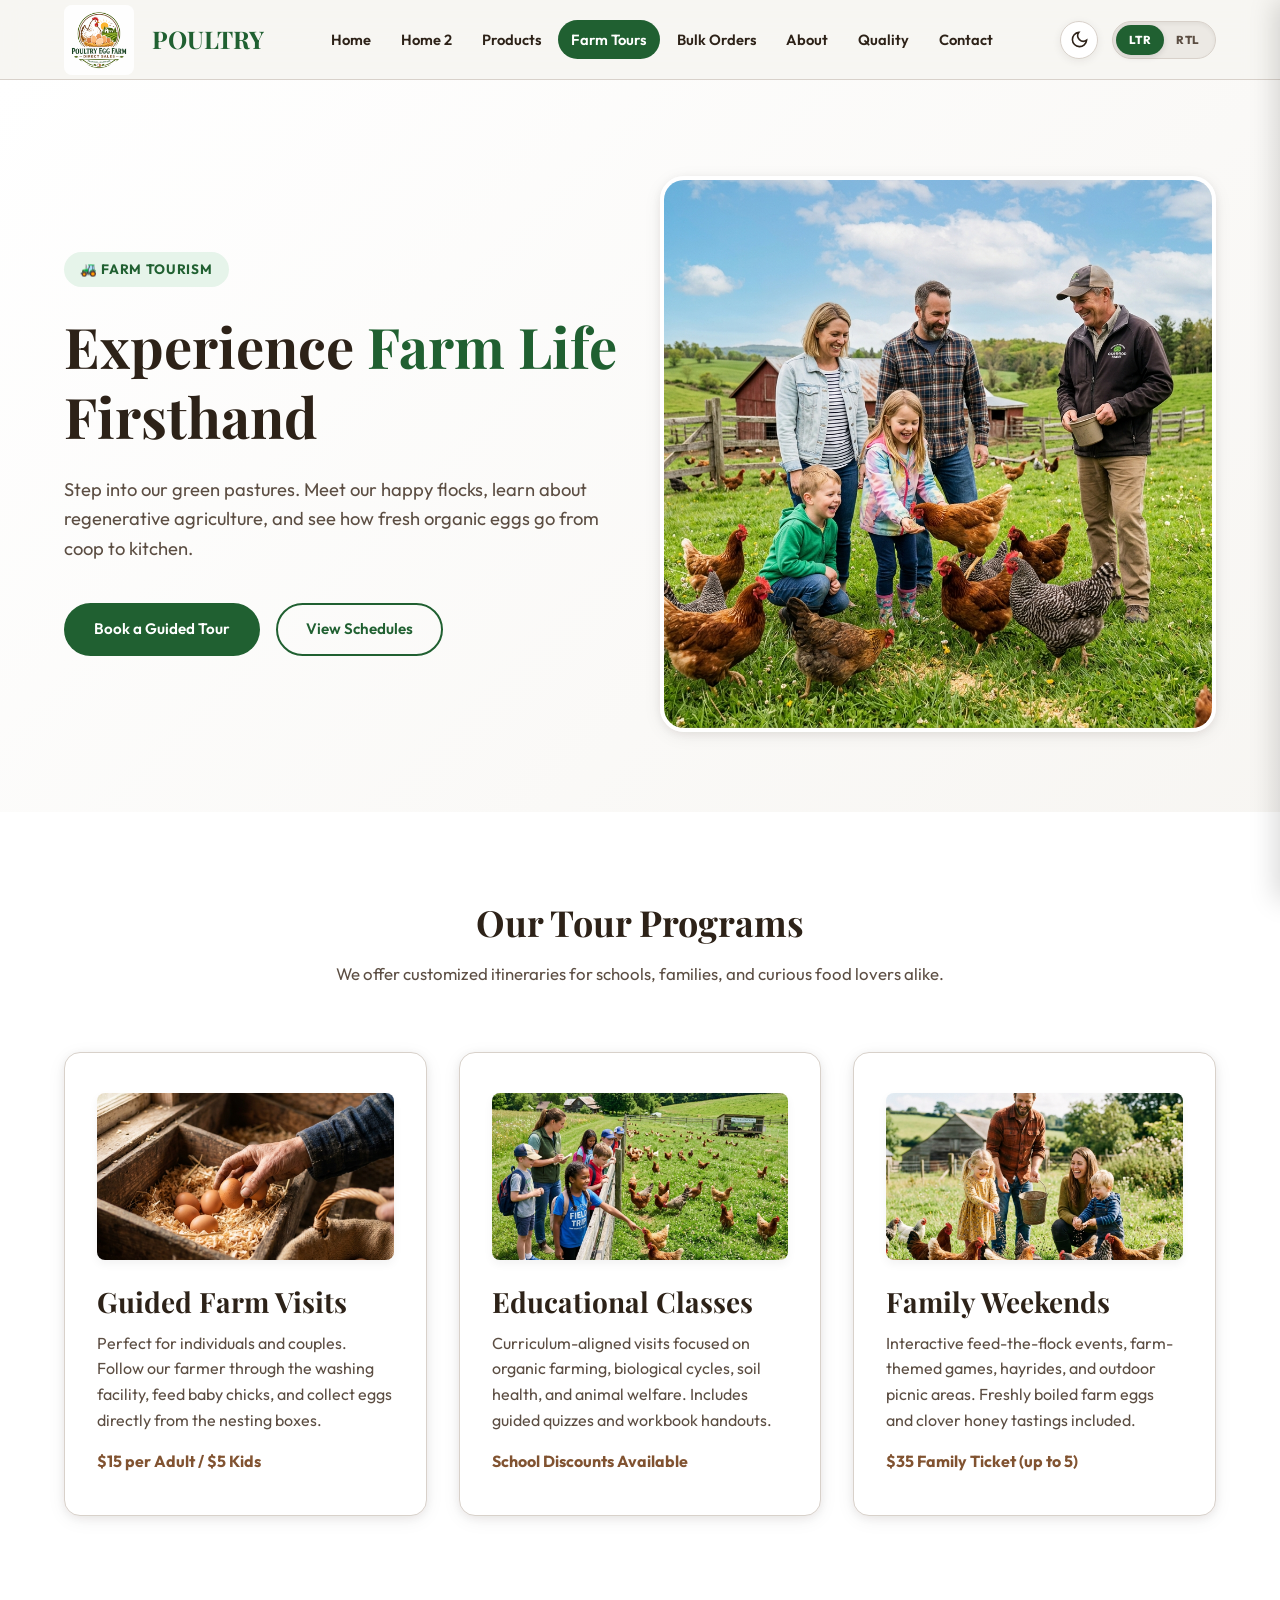
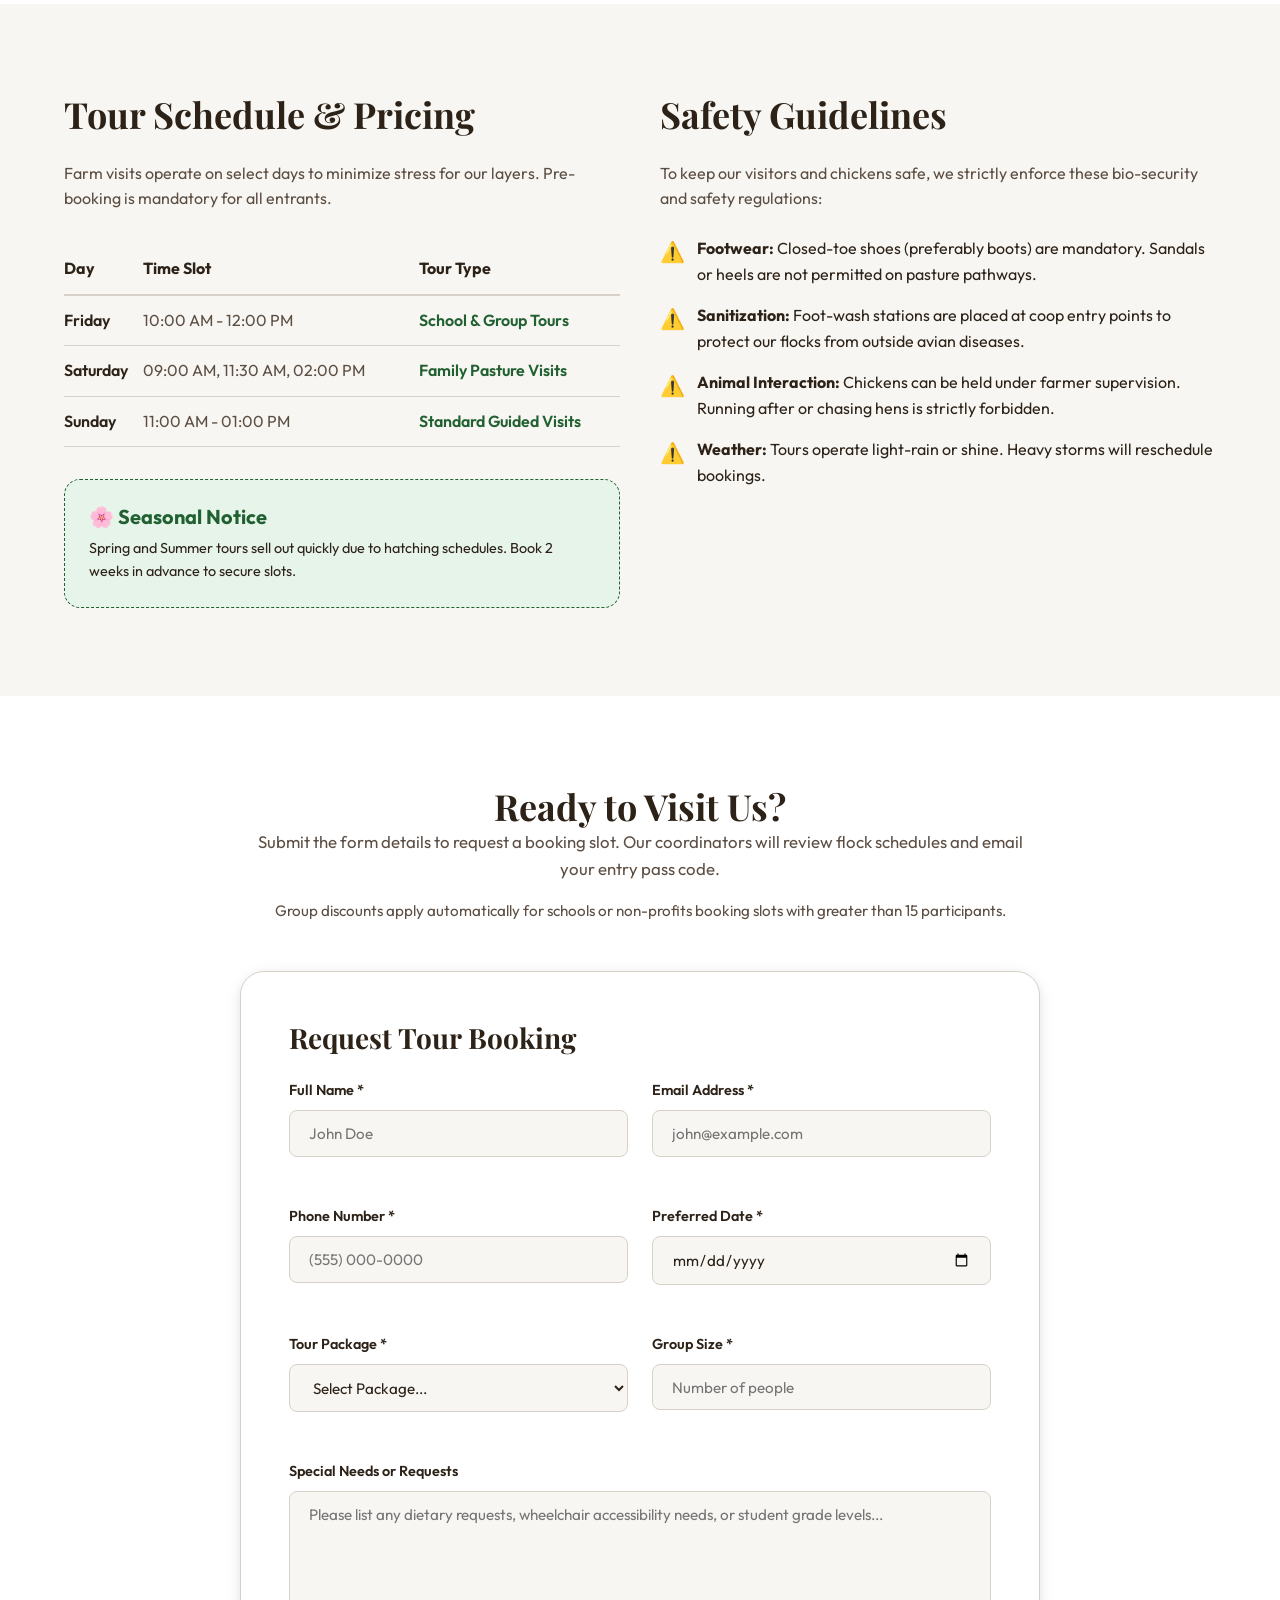
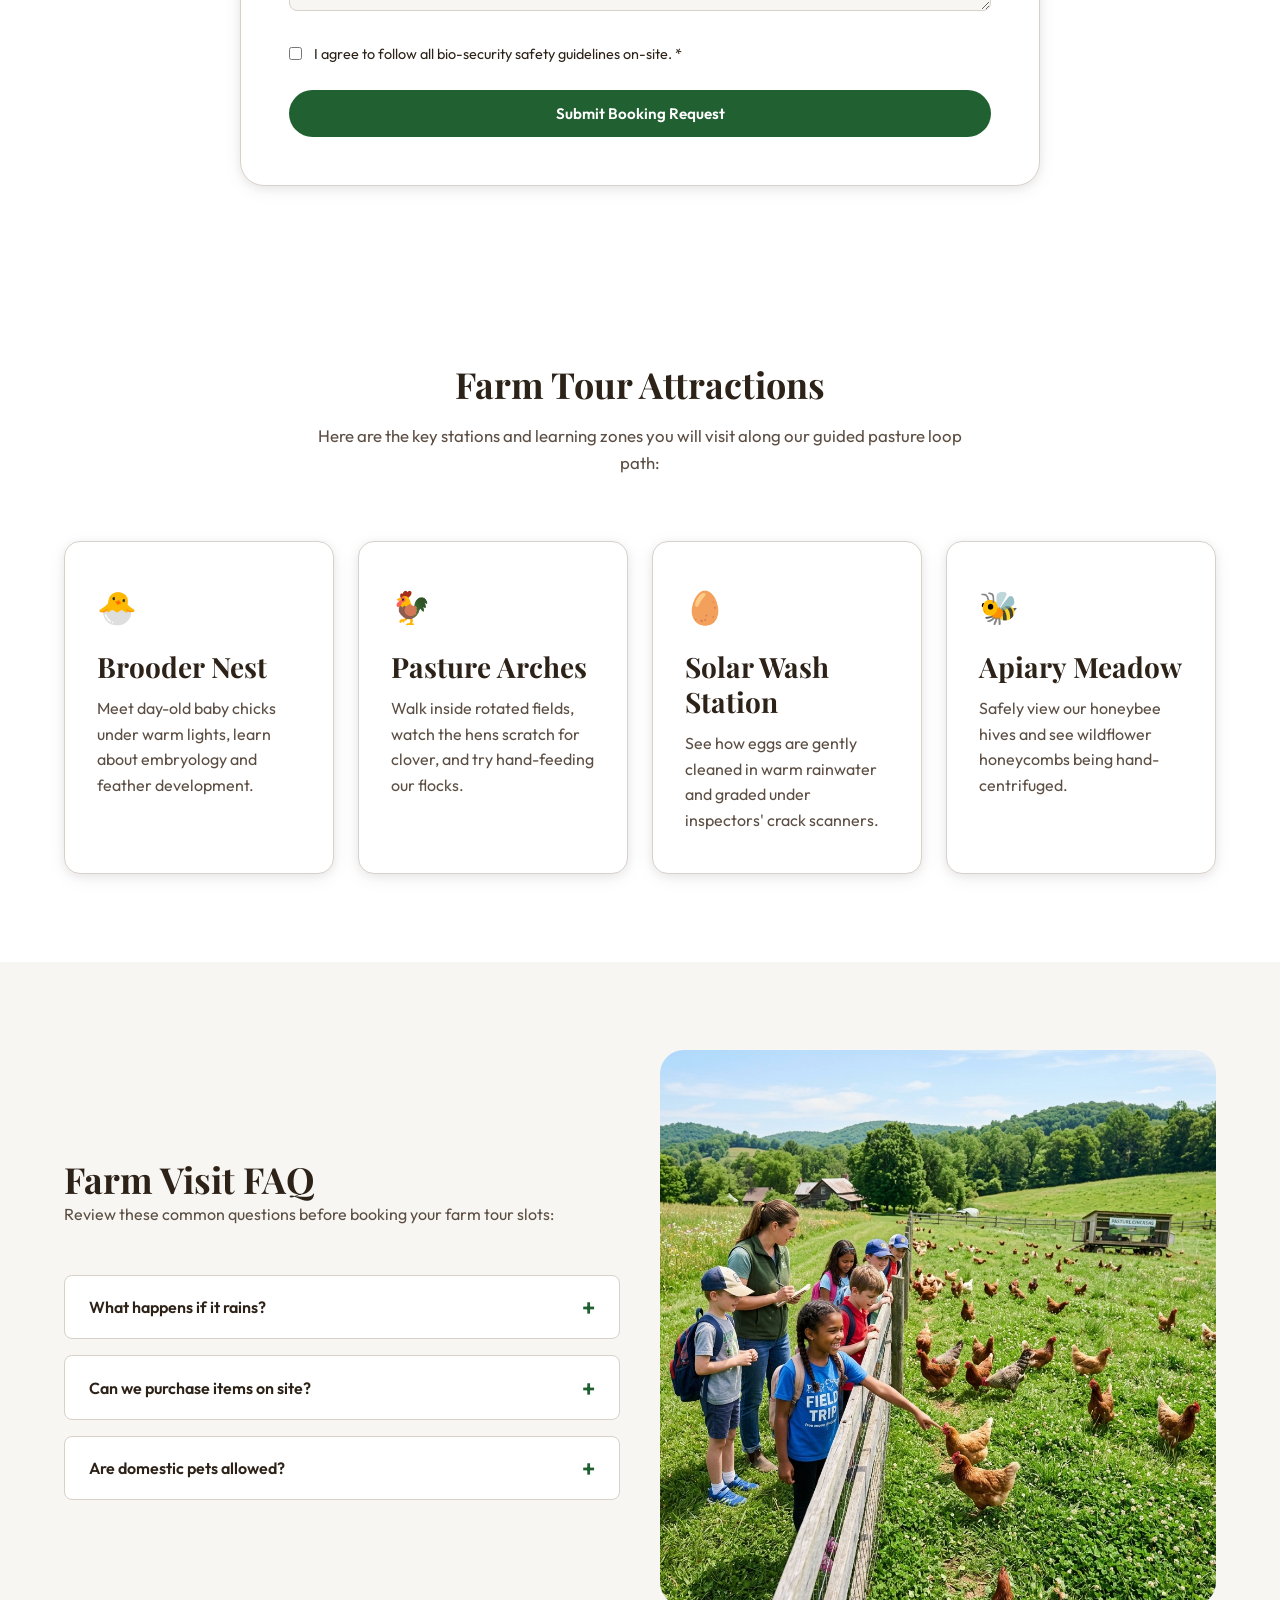
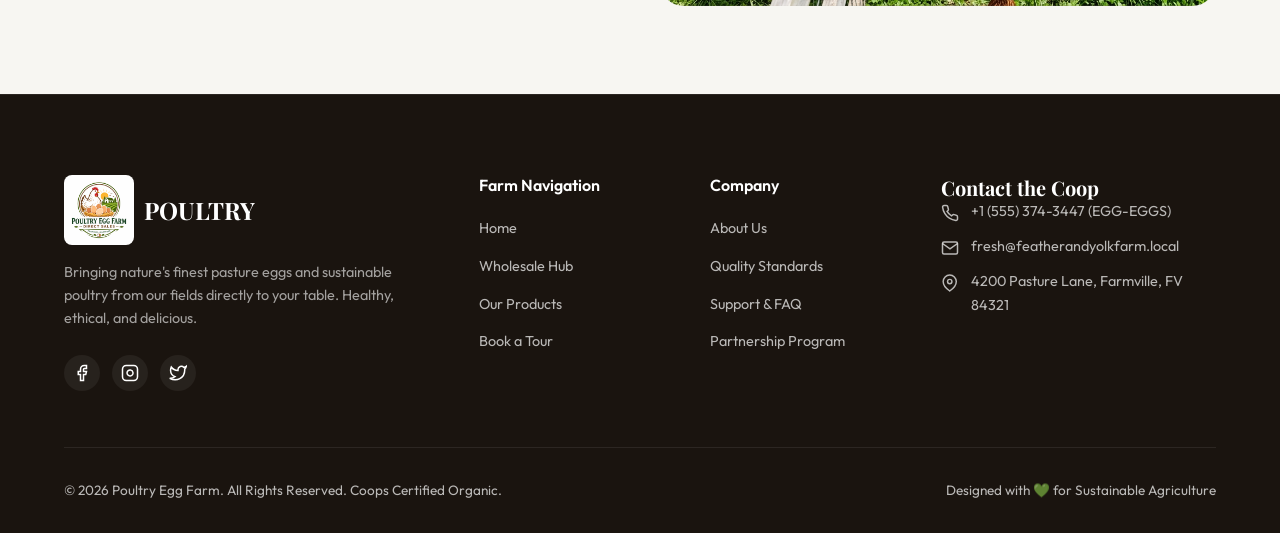
<file: tours.html>
<!DOCTYPE html>
<html lang="en">

<head>
  <meta charset="UTF-8">
  <meta name="viewport" content="width=device-width, initial-scale=1.0">
  <title>Guided Farm Visits & Educational Tours | Poultry Egg Farm</title>
  <meta name="description"
    content="Book a guided tour of Poultry Egg Farm. We host educational school visits, weekend family tours, and pasture feeding experiences.">
  <link rel="stylesheet" href="css/style.css">
  <link rel="icon" type="image/svg+xml" href="assets/favicon.svg">
</head>

<body>

  <!-- MOBILE SLIDE-IN MENU -->
  <div class="mobile-overlay"></div>
  <nav class="mobile-nav" aria-label="Mobile Navigation">
    <div class="mobile-nav-header">
      <a href="index.html" class="logo">
        <img src="assets/brand_logo.jpg" alt="Poultry Egg Farm Logo"
          style="height: 70px; width: auto; object-fit: contain; margin-right: 8px;"><span>POULTRY</span>
        
      </a>
      <button class="mobile-nav-close btn-icon" aria-label="Close Mobile Menu">✕</button>
    </div>
    <ul class="mobile-menu-links">
      <li><a href="index.html" class="mobile-nav-link">Home</a></li>
      <li><a href="home2.html" class="mobile-nav-link">Wholesale (Home 2)</a></li>
      <li><a href="products.html" class="mobile-nav-link">Products</a></li>
      <li><a href="tours.html" class="mobile-nav-link active">Farm Tours</a></li>
      <li><a href="bulk.html" class="mobile-nav-link">Bulk Orders</a></li>
      <li><a href="about.html" class="mobile-nav-link">About Our Farm</a></li>
      <li><a href="quality.html" class="mobile-nav-link">Freshness & Quality</a></li>
      <li><a href="contact.html" class="mobile-nav-link">Contact</a></li>
    </ul>
    <div class="mobile-nav-cta">
      <h5>Order Fresh Eggs Today</h5>
      <p style="font-size: 0.85rem; margin-bottom: 1rem;">Direct delivery to your doorstep within 24 hours.</p>
      <a href="products.html" class="btn btn-primary" style="padding: 0.5rem 1rem; font-size: 0.85rem;">Shop
        Products</a>
    </div>
  </nav>

  <!-- MAIN NAVIGATION HEADER -->
  <header>
    <div class="container header-container">
      <a href="index.html" class="logo">
        <img src="assets/brand_logo.jpg" alt="Poultry Egg Farm Logo"
          style="height: 70px; width: auto; object-fit: contain; margin-right: 8px;"><span>POULTRY</span>
        
      </a>

      <ul class="nav-menu">
        <li><a href="index.html" class="nav-link">Home</a></li>
        <li><a href="home2.html" class="nav-link">Home 2</a></li>
        <li><a href="products.html" class="nav-link">Products</a></li>
        <li><a href="tours.html" class="nav-link active">Farm Tours</a></li>
        <li><a href="bulk.html" class="nav-link">Bulk Orders</a></li>
        <li><a href="about.html" class="nav-link">About</a></li>
        <li><a href="quality.html" class="nav-link">Quality</a></li>
        <li><a href="contact.html" class="nav-link">Contact</a></li>
      </ul>

      <div class="nav-controls">
        <button class="theme-toggle" aria-label="Toggle Theme"></button>
        <div class="direction-toggle" aria-label="Toggle Layout Direction">
          <button type="button" class="dir-btn ltr-btn active" data-dir="ltr">LTR</button>
          <button type="button" class="dir-btn rtl-btn" data-dir="rtl">RTL</button>
          <span class="dir-slider"></span>
        </div>
        <button class="hamburger" aria-label="Open Mobile Menu">☰</button>
      </div>
    </div>
  </header>

  <main>
    <!-- TOURS HERO -->
    <section class="hero" id="tours-hero">
      <div class="container grid-2">
        <div class="hero-content">
          <div class="badge"><span>🚜 Farm Tourism</span></div>
          <h1 class="hero-title">Experience <span>Farm Life</span> Firsthand</h1>
          <p class="hero-subtitle">Step into our green pastures. Meet our happy flocks, learn about regenerative
            agriculture, and see how fresh organic eggs go from coop to kitchen.</p>
          <div class="hero-actions">
            <a href="#booking-form-section" class="btn btn-primary">Book a Guided Tour</a>
            <a href="#tours-schedule" class="btn btn-secondary">View Schedules</a>
          </div>
        </div>
        <div class="hero-image-container">
          <div class="hero-image-backdrop"></div>
          <img src="assets/farm_tour.png" alt="Guided educational farm tours with children looking at pasture chickens"
            class="hero-img">
        </div>
      </div>
    </section>

    <!-- TOUR PROGRAMS -->
    <section class="section section-bg" id="tour-programs">
      <div class="container">
        <div class="section-header">
          <h2>Our Tour Programs</h2>
          <p>We offer customized itineraries for schools, families, and curious food lovers alike.</p>
        </div>
        <div class="grid-3">
          <div class="promise-card">
            <img src="assets/tour_visits.png" alt="Hands gathering fresh brown eggs" class="promise-card-img">
            <h3>Guided Farm Visits</h3>
            <p>Perfect for individuals and couples. Follow our farmer through the washing facility, feed baby chicks,
              and collect eggs directly from the nesting boxes.</p>
            <span style="font-weight: 700; color: var(--accent-brown); display: block; margin-top: 1rem;">$15 per Adult
              / $5 Kids</span>
          </div>
          <div class="promise-card">
            <img src="assets/tour_education.png" alt="Students learning about free-range chickens"
              class="promise-card-img">
            <h3>Educational Classes</h3>
            <p>Curriculum-aligned visits focused on organic farming, biological cycles, soil health, and animal welfare.
              Includes guided quizzes and workbook handouts.</p>
            <span style="font-weight: 700; color: var(--accent-brown); display: block; margin-top: 1rem;">School
              Discounts Available</span>
          </div>
          <div class="promise-card">
            <img src="assets/tour_family.png" alt="Family feeding pasture chickens" class="promise-card-img">
            <h3>Family Weekends</h3>
            <p>Interactive feed-the-flock events, farm-themed games, hayrides, and outdoor picnic areas. Freshly boiled
              farm eggs and clover honey tastings included.</p>
            <span style="font-weight: 700; color: var(--accent-brown); display: block; margin-top: 1rem;">$35 Family
              Ticket (up to 5)</span>
          </div>
        </div>
      </div>
    </section>

    <!-- SCHEDULE & GUIDELINES -->
    <section class="section" id="tours-schedule">
      <div class="container grid-2" style="align-items: flex-start;">
        <div>
          <h2 style="margin-bottom: 1.5rem;">Tour Schedule & Pricing</h2>
          <p style="margin-bottom: 2rem;">Farm visits operate on select days to minimize stress for our layers.
            Pre-booking is mandatory for all entrants.</p>

          <table style="width: 100%; border-collapse: collapse; margin-bottom: 2rem;">
            <thead>
              <tr style="border-bottom: 2px solid var(--border-color); text-align: start;">
                <th style="padding-block: 0.75rem; font-family: var(--font-sans); font-weight: 700; text-align: start;">
                  Day</th>
                <th style="padding-block: 0.75rem; font-family: var(--font-sans); font-weight: 700; text-align: start;">
                  Time Slot</th>
                <th style="padding-block: 0.75rem; font-family: var(--font-sans); font-weight: 700; text-align: start;">
                  Tour Type</th>
              </tr>
            </thead>
            <tbody>
              <tr style="border-bottom: 1px solid var(--border-color);">
                <td style="padding-block: 0.75rem; font-weight: 600;">Friday</td>
                <td style="padding-block: 0.75rem; color: var(--text-secondary);">10:00 AM - 12:00 PM</td>
                <td style="padding-block: 0.75rem; color: var(--primary); font-weight: 600;">School & Group Tours</td>
              </tr>
              <tr style="border-bottom: 1px solid var(--border-color);">
                <td style="padding-block: 0.75rem; font-weight: 600;">Saturday</td>
                <td style="padding-block: 0.75rem; color: var(--text-secondary);">09:00 AM, 11:30 AM, 02:00 PM</td>
                <td style="padding-block: 0.75rem; color: var(--primary); font-weight: 600;">Family Pasture Visits</td>
              </tr>
              <tr style="border-bottom: 1px solid var(--border-color);">
                <td style="padding-block: 0.75rem; font-weight: 600;">Sunday</td>
                <td style="padding-block: 0.75rem; color: var(--text-secondary);">11:00 AM - 01:00 PM</td>
                <td style="padding-block: 0.75rem; color: var(--primary); font-weight: 600;">Standard Guided Visits</td>
              </tr>
            </tbody>
          </table>

          <div
            style="background-color: var(--primary-light); padding: 1.5rem; border-radius: var(--border-radius-md); border: 1px dashed var(--primary);">
            <h4 style="color: var(--primary); margin-bottom: 0.5rem; font-family: var(--font-sans); font-weight: 700;">
              🌸 Seasonal Notice</h4>
            <p style="font-size: 0.9rem; color: var(--text-primary);">Spring and Summer tours sell out quickly due to
              hatching schedules. Book 2 weeks in advance to secure slots.</p>
          </div>
        </div>

        <div>
          <h2 style="margin-bottom: 1.5rem;">Safety Guidelines</h2>
          <p style="margin-bottom: 1.5rem;">To keep our visitors and chickens safe, we strictly enforce these
            bio-security and safety regulations:</p>
          <ul style="list-style: none; display: flex; flex-direction: column; gap: 1rem;">
            <li style="display: flex; gap: 0.75rem; align-items: flex-start;">
              <span style="color: var(--accent-gold); font-size: 1.25rem;">⚠️</span>
              <div>
                <strong>Footwear:</strong> Closed-toe shoes (preferably boots) are mandatory. Sandals or heels are not
                permitted on pasture pathways.
              </div>
            </li>
            <li style="display: flex; gap: 0.75rem; align-items: flex-start;">
              <span style="color: var(--accent-gold); font-size: 1.25rem;">⚠️</span>
              <div>
                <strong>Sanitization:</strong> Foot-wash stations are placed at coop entry points to protect our flocks
                from outside avian diseases.
              </div>
            </li>
            <li style="display: flex; gap: 0.75rem; align-items: flex-start;">
              <span style="color: var(--accent-gold); font-size: 1.25rem;">⚠️</span>
              <div>
                <strong>Animal Interaction:</strong> Chickens can be held under farmer supervision. Running after or
                chasing hens is strictly forbidden.
              </div>
            </li>
            <li style="display: flex; gap: 0.75rem; align-items: flex-start;">
              <span style="color: var(--accent-gold); font-size: 1.25rem;">⚠️</span>
              <div>
                <strong>Weather:</strong> Tours operate light-rain or shine. Heavy storms will reschedule bookings.
              </div>
            </li>
          </ul>
        </div>
      </div>
    </section>

    <!-- TOUR BOOKING FORM -->
    <section class="section section-bg" id="booking-form-section">
      <div class="container">
        <div style="max-width: 800px; margin: 0 auto;">
          <div style="text-align: center; margin-bottom: 3rem;">
            <h2>Ready to Visit Us?</h2>
            <p style="margin-bottom: 1rem; font-size: 1.05rem;">Submit the form details to request a booking slot. Our
              coordinators will review flock schedules and email your entry pass code.</p>
            <p style="color: var(--text-secondary); font-size: 0.95rem;">Group discounts apply automatically for schools
              or non-profits booking slots with greater than 15 participants.</p>
          </div>

          <div class="form-card">
            <form id="tour-booking-form" action="#" method="POST">
              <h3 style="margin-bottom: 1.5rem;">Request Tour Booking</h3>

              <div class="form-group-row">
                <div class="form-group">
                  <label for="tour-name">Full Name *</label>
                  <input type="text" id="tour-name" name="name" required placeholder="John Doe">
                </div>
                <div class="form-group">
                  <label for="tour-email">Email Address *</label>
                  <input type="email" id="tour-email" name="email" required placeholder="john@example.com">
                </div>
              </div>

              <div class="form-group-row">
                <div class="form-group">
                  <label for="tour-tel">Phone Number *</label>
                  <input type="tel" id="tour-tel" name="tel" required placeholder="(555) 000-0000">
                </div>
                <div class="form-group">
                  <label for="tour-date">Preferred Date *</label>
                  <input type="date" id="tour-date" name="date" required>
                </div>
              </div>

              <div class="form-group-row">
                <div class="form-group">
                  <label for="tour-type">Tour Package *</label>
                  <select id="tour-type" name="type" required>
                    <option value="">Select Package...</option>
                    <option value="guided">Guided Farm Visit ($15/adult)</option>
                    <option value="educational">Educational School Tour</option>
                    <option value="family">Family Weekend Event ($35/pack)</option>
                  </select>
                </div>
                <div class="form-group">
                  <label for="tour-group-size">Group Size *</label>
                  <input type="number" id="tour-group-size" name="group_size" min="1" max="100" required
                    placeholder="Number of people">
                </div>
              </div>

              <div class="form-group">
                <label for="tour-comments">Special Needs or Requests</label>
                <textarea id="tour-comments" name="comments"
                  placeholder="Please list any dietary requests, wheelchair accessibility needs, or student grade levels..."></textarea>
              </div>

              <div class="form-group">
                <label class="checkbox-label">
                  <input type="checkbox" required>
                  <span>I agree to follow all bio-security safety guidelines on-site. *</span>
                </label>
              </div>

              <button type="submit" class="btn btn-primary" style="width: 100%;">Submit Booking Request</button>
            </form>

            <!-- Success Wrapper -->
            <div class="form-success-wrapper">
              <div class="success-icon">
                <svg viewBox="0 0 24 24" fill="none" stroke="currentColor">
                  <path d="M22 11.08V12a10 10 0 1 1-5.93-9.14" />
                  <polyline points="22 4 12 14.01 9 11.01" />
                </svg>
              </div>
              <h3 style="margin-bottom: 0.5rem;">Booking Request Sent!</h3>
              <p class="success-message" style="font-size: 0.95rem;"></p>
            </div>
          </div>
        </div>
      </div>
    </section>
  </main>

  <!-- INTERACTIVE ATTRACTIONS MAP -->
  <section class="section section-bg" id="attractions-map">
    <div class="container">
      <div class="section-header">
        <h2>Farm Tour Attractions</h2>
        <p>Here are the key stations and learning zones you will visit along our guided pasture loop path:</p>
      </div>
      <div class="grid-4">
        <div class="promise-card">
          <span style="font-size: 2rem; display: block; margin-bottom: 1rem;">🐣</span>
          <h3>Brooder Nest</h3>
          <p>Meet day-old baby chicks under warm lights, learn about embryology and feather development.</p>
        </div>
        <div class="promise-card">
          <span style="font-size: 2rem; display: block; margin-bottom: 1rem;">🐓</span>
          <h3>Pasture Arches</h3>
          <p>Walk inside rotated fields, watch the hens scratch for clover, and try hand-feeding our flocks.</p>
        </div>
        <div class="promise-card">
          <span style="font-size: 2rem; display: block; margin-bottom: 1rem;">🥚</span>
          <h3>Solar Wash Station</h3>
          <p>See how eggs are gently cleaned in warm rainwater and graded under inspectors' crack scanners.</p>
        </div>
        <div class="promise-card">
          <span style="font-size: 2rem; display: block; margin-bottom: 1rem;">🐝</span>
          <h3>Apiary Meadow</h3>
          <p>Safely view our honeybee hives and see wildflower honeycombs being hand-centrifuged.</p>
        </div>
      </div>
    </div>
  </section>

  <!-- TOURIST FAQ -->
  <section class="section" id="tour-faq">
    <div class="container grid-2" style="align-items: center;">
      <div class="hero-content">
        <h2>Farm Visit FAQ</h2>
        <p style="margin-bottom: 1.5rem;">Review these common questions before booking your farm tour slots:</p>
        <div class="faq-accordion" style="margin-top: 1.5rem; width: 100%;">
          <div class="faq-item">
            <button type="button" class="faq-question">What happens if it rains?</button>
            <div class="faq-answer">
              <p style="padding-top: 0.5rem; color: var(--text-secondary);">Tours run in light rain. In heavy storms, we
                relocate indoors to our brooder barn and washing room, or issue credit passes.</p>
            </div>
          </div>
          <div class="faq-item">
            <button type="button" class="faq-question">Can we purchase items on site?</button>
            <div class="faq-answer">
              <p style="padding-top: 0.5rem; color: var(--text-secondary);">Yes! We operate a farm-gate store stocked
                with fresh eggs, duck eggs, wildflower honey, and seasonal poultry cuts.</p>
            </div>
          </div>
          <div class="faq-item">
            <button type="button" class="faq-question">Are domestic pets allowed?</button>
            <div class="faq-answer">
              <p style="padding-top: 0.5rem; color: var(--text-secondary);">To prevent flock panic and bio-security
                concerns, domestic dogs and other pets are strictly prohibited on site.</p>
            </div>
          </div>
        </div>
      </div>
      <div class="hero-image-container">
        <img src="assets/tour_education.png" alt="Educational tour student group asking questions"
          style="border-radius: var(--border-radius-lg); width: 100%;">
      </div>
    </div>
  </section>

  <!-- FOOTER -->
  <footer>
    <div class="container">
      <div class="footer-top">
        <div class="footer-brand">
          <a href="index.html"
            style="display: flex; align-items: center; gap: 10px; margin-bottom: 1rem; text-decoration: none; color: var(--primary);">
            <img src="assets/brand_logo.jpg" alt="Poultry Egg Farm Logo"
              style="height: 70px; width: auto; object-fit: contain;">
            <h3 style="margin: 0;">POULTRY</h3>
          </a>
          <p>Bringing nature's finest pasture eggs and sustainable poultry from our fields directly to your table.
            Healthy, ethical, and delicious.</p>
          <div class="footer-socials">
            <a href="#" aria-label="Facebook">
              <svg viewBox="0 0 24 24">
                <path d="M18 2h-3a5 5 0 0 0-5 5v3H7v4h3v8h4v-8h3l1-4h-4V7a1 1 0 0 1 1-1h3z" />
              </svg>
            </a>
            <a href="#" aria-label="Instagram">
              <svg viewBox="0 0 24 24">
                <rect x="2" y="2" width="20" height="20" rx="5" ry="5" />
                <path d="M16 11.37A4 4 0 1 1 12.63 8 4 4 0 0 1 16 11.37zM17.5 6.5h.01" />
              </svg>
            </a>
            <a href="#" aria-label="Twitter">
              <svg viewBox="0 0 24 24">
                <path
                  d="M23 3a10.9 10.9 0 0 1-3.14 1.53 4.48 4.48 0 0 0-7.86 3v1A10.66 10.66 0 0 1 3 4s-4 9 5 13a11.64 11.64 0 0 1-7 2c9 5 20 0 20-11.5a4.5 4.5 0 0 0-.08-.83A7.72 7.72 0 0 0 23 3z" />
              </svg>
            </a>
          </div>
        </div>
        <div class="footer-links-col">
          <h4>Farm Navigation</h4>
          <ul class="footer-links">
            <li><a href="index.html">Home</a></li>
            <li><a href="home2.html">Wholesale Hub</a></li>
            <li><a href="products.html">Our Products</a></li>
            <li><a href="tours.html">Book a Tour</a></li>
          </ul>
        </div>
        <div class="footer-links-col">
          <h4>Company</h4>
          <ul class="footer-links">
            <li><a href="about.html">About Us</a></li>
            <li><a href="quality.html">Quality Standards</a></li>
            <li><a href="contact.html">Support & FAQ</a></li>
            <li><a href="bulk.html">Partnership Program</a></li>
          </ul>
        </div>
        <div class="footer-contact-col">
          <h4>Contact the Coop</h4>
          <div class="footer-contact-info">
            <div class="footer-contact-item">
              <svg viewBox="0 0 24 24">
                <path
                  d="M22 16.92v3a2 2 0 0 1-2.18 2 19.79 19.79 0 0 1-8.63-3.07 19.5 19.5 0 0 1-6-6 19.79 19.79 0 0 1-3.07-8.67A2 2 0 0 1 4.11 2h3a2 2 0 0 1 2 1.72 12.84 12.84 0 0 0 .7 2.81 2 2 0 0 1-.45 2.11L8.09 9.91a16 16 0 0 0 6 6l1.27-1.27a2 2 0 0 1 2.11-.45 12.84 12.84 0 0 0 2.81.7A2 2 0 0 1 22 16.92z" />
              </svg>
              <span>+1 (555) 374-3447 (EGG-EGGS)</span>
            </div>
            <div class="footer-contact-item">
              <svg viewBox="0 0 24 24">
                <path d="M4 4h16c1.1 0 2 .9 2 2v12c0 1.1-.9 2-2 2H4c-1.1 0-2-.9-2-2V6c0-1.1.9-2 2-2z" />
                <polyline points="22,6 12,13 2,6" />
              </svg>
              <span>fresh@featherandyolkfarm.local</span>
            </div>
            <div class="footer-contact-item">
              <svg viewBox="0 0 24 24">
                <path d="M21 10c0 7-9 13-9 13s-9-6-9-13a9 9 0 0 1 18 0z" />
                <circle cx="12" cy="10" r="3" />
              </svg>
              <span>4200 Pasture Lane, Farmville, FV 84321</span>
            </div>
          </div>
        </div>
      </div>
      <div class="footer-bottom">
        <span>© 2026 Poultry Egg Farm. All Rights Reserved. Coops Certified Organic.</span>
        <span>Designed with 💚 for Sustainable Agriculture</span>
      </div>
    </div>
  </footer>

  <script src="js/main.js"></script>
</body>

</html>
</file>
<file: css/style.css>
@import url('https://fonts.googleapis.com/css2?family=Outfit:wght@300;400;500;600;700;800&family=Playfair+Display:ital,wght@0,400;0,600;0,700;1,400&display=swap');

/* ==========================================
   CSS VARIABLES & DESIGN SYSTEM
   ========================================== */
:root {
  /* Colors - Light Mode */
  --bg-primary: hsl(40, 24%, 96%);      /* Creamy Warm White */
  --bg-secondary: hsl(0, 0%, 100%);     /* Pure White */
  --bg-tertiary: hsl(40, 18%, 91%);      /* Light Gray-Cream */
  --text-primary: #2d2218;               /* Deep Wood Brown */
  --text-secondary: #5c4e43;             /* Muted Brown */
  --text-inverse: #ffffff;
  
  --primary: hsl(136, 50%, 25%);         /* Forest Farm Green */
  --primary-rgb: 32, 77, 46;
  --primary-hover: hsl(136, 55%, 19%);
  --primary-light: hsl(136, 40%, 93%);
  
  --bg-header-glass: hsla(40, 24%, 96%, 0.85);
  --bg-header-glass-scrolled: hsla(40, 24%, 96%, 0.95);
  
  --accent-gold: hsl(38, 95%, 52%);       /* Rich Egg Yolk Yellow */
  --accent-gold-rgb: 247, 155, 18;
  --accent-brown: hsl(25, 45%, 35%);     /* Terracotta/Brown */
  
  --border-color: hsl(28, 15%, 82%);
  --shadow-color: hsla(28, 30%, 10%, 0.08);
  --shadow: 0 4px 20px -2px var(--shadow-color), 0 2px 10px -1px var(--shadow-color);
  --shadow-hover: 0 10px 30px -4px var(--shadow-color), 0 4px 15px -2px var(--shadow-color);
  
  /* Fonts */
  --font-sans: 'Outfit', -apple-system, BlinkMacSystemFont, "Segoe UI", Roboto, sans-serif;
  --font-serif: 'Playfair Display', Georgia, serif;
  
  /* Layout */
  --header-height: 80px;
  --container-width: 1200px;
  --border-radius-sm: 8px;
  --border-radius-md: 16px;
  --border-radius-lg: 24px;
}

/* Dark Mode Variables */
:root.dark {
  --bg-primary: hsl(210, 20%, 11%);       /* Slate Black */
  --bg-secondary: hsl(210, 20%, 15%);     /* Deep Charcoal */
  --bg-tertiary: hsl(210, 20%, 20%);      /* Medium Charcoal */
  --text-primary: hsl(40, 20%, 95%);       /* Warm Light Cream */
  --text-secondary: hsl(210, 10%, 75%);    /* Muted Slate */
  --text-inverse: hsl(210, 20%, 10%);
  
  --primary: hsl(136, 45%, 36%);           /* Vibrant Farm Green */
  --primary-rgb: 51, 133, 79;
  --primary-hover: hsl(136, 50%, 42%);
  --primary-light: hsl(136, 30%, 18%);
  
  --bg-header-glass: hsla(210, 20%, 11%, 0.85);
  --bg-header-glass-scrolled: hsla(210, 20%, 11%, 0.95);
  
  --accent-gold: hsl(38, 95%, 60%);
  --accent-gold-rgb: 249, 172, 57;
  --accent-brown: hsl(25, 30%, 55%);
  
  --border-color: hsl(210, 15%, 24%);
  --shadow-color: hsla(0, 0%, 0%, 0.4);
}

/* ==========================================
   BASE & RESET
   ========================================== */
*, *::before, *::after {
  box-sizing: border-box;
  margin: 0;
  padding: 0;
}

html {
  scroll-behavior: smooth;
  font-size: 16px;
  -webkit-tap-highlight-color: transparent;
}

body {
  background-color: var(--bg-primary);
  color: var(--text-primary);
  font-family: var(--font-sans);
  line-height: 1.6;
  transition: background-color 0.3s ease, color 0.3s ease, border-color 0.3s ease;
  overflow-x: hidden;
}

body.menu-open {
  overflow: hidden;
}

/* Typography */
h1, h2, h3, h4, h5, h6 {
  font-family: var(--font-serif);
  font-weight: 700;
  line-height: 1.25;
  color: var(--text-primary);
}

h1 { font-size: 3rem; }
h2 { font-size: 2.25rem; }
h3 { font-size: 1.75rem; }
h4 { font-size: 1.25rem; }

p {
  color: var(--text-secondary);
  font-weight: 400;
}

a {
  color: inherit;
  text-decoration: none;
  transition: color 0.2s ease, transform 0.2s ease;
}

img, video {
  max-width: 100%;
  height: auto;
  display: block;
  border-radius: var(--border-radius-sm);
}

/* Buttons */
.btn {
  display: inline-flex;
  align-items: center;
  justify-content: center;
  gap: 0.5rem;
  padding: 0.75rem 1.75rem;
  border-radius: 50px;
  font-family: var(--font-sans);
  font-weight: 600;
  font-size: 0.95rem;
  cursor: pointer;
  transition: all 0.3s cubic-bezier(0.4, 0, 0.2, 1);
  border: 2px solid transparent;
  outline: none;
}

.btn-primary {
  background-color: var(--primary);
  color: #ffffff;
}
.btn-primary:hover {
  background-color: var(--primary-hover);
  transform: translateY(-2px);
  box-shadow: 0 4px 12px hsla(136, 50%, 25%, 0.25);
}

.btn-secondary {
  background-color: transparent;
  border-color: var(--primary);
  color: var(--primary);
}
.btn-secondary:hover {
  background-color: var(--primary-light);
  transform: translateY(-2px);
}

.btn-accent {
  background-color: var(--accent-gold);
  color: #2d2218;
}
.btn-accent:hover {
  background-color: hsl(38, 95%, 45%);
  transform: translateY(-2px);
  box-shadow: 0 4px 12px hsla(38, 95%, 52%, 0.3);
}

.btn-outline-white {
  background-color: transparent;
  border-color: #ffffff;
  color: #ffffff;
}
.btn-outline-white:hover {
  background-color: rgba(255, 255, 255, 0.15);
  transform: translateY(-2px);
}

.btn-icon {
  width: 42px;
  height: 42px;
  border-radius: 50%;
  padding: 0;
  display: flex;
  align-items: center;
  justify-content: center;
  background-color: var(--bg-secondary);
  border: 1px solid var(--border-color);
  color: var(--text-primary);
  cursor: pointer;
  transition: all 0.2s ease;
}
.btn-icon:hover {
  background-color: var(--bg-tertiary);
  transform: scale(1.05);
}

/* Logical property alignments & transitions */
.text-start { text-align: start; }
.text-center { text-align: center; }
.text-end { text-align: end; }

/* Grid / Flex Layouts */
.container {
  width: 100%;
  max-width: var(--container-width);
  margin-inline: auto;
  padding-inline: 1.5rem;
}

.grid-2 {
  display: grid;
  grid-template-columns: repeat(2, 1fr);
  gap: 2.5rem;
}

.grid-3 {
  display: grid;
  grid-template-columns: repeat(3, 1fr);
  gap: 2rem;
}

.grid-4 {
  display: grid;
  grid-template-columns: repeat(4, 1fr);
  gap: 1.5rem;
}

/* ==========================================
   HEADER & NAVIGATION
   ========================================== */
header {
  height: var(--header-height);
  background-color: var(--bg-header-glass);
  backdrop-filter: blur(16px);
  -webkit-backdrop-filter: blur(16px);
  border-bottom: 1px solid var(--border-color);
  position: sticky;
  top: 0;
  z-index: 100;
  display: flex;
  align-items: center;
  transition: all 0.4s cubic-bezier(0.4, 0, 0.2, 1);
}

header.header-scrolled {
  height: 64px;
  background-color: var(--bg-header-glass-scrolled);
  box-shadow: 0 10px 30px -10px var(--shadow-color);
  border-bottom-color: transparent;
}

.header-container {
  display: flex;
  align-items: center;
  justify-content: space-between;
  width: 100%;
}

.logo {
  display: flex;
  align-items: center;
  gap: 0.6rem;
  font-family: var(--font-serif);
  font-size: 1.52rem;
  font-weight: 700;
  color: var(--primary);
  transition: transform 0.3s cubic-bezier(0.4, 0, 0.2, 1);
}

.logo:hover {
  transform: scale(1.02);
}

.logo svg {
  width: 32px;
  height: 32px;
  fill: currentColor;
}

.nav-menu {
  display: flex;
  align-items: center;
  gap: 0.25rem;
  list-style: none;
}

.nav-link {
  font-weight: 600;
  font-size: 0.92rem;
  color: var(--text-primary);
  padding: 0.5rem 0.8rem;
  border-radius: 50px;
  transition: all 0.3s cubic-bezier(0.4, 0, 0.2, 1);
  position: relative;
  display: inline-block;
  white-space: nowrap;
}

.nav-link:hover {
  background-color: var(--primary-light);
  color: var(--primary);
}

.nav-link.active {
  background-color: var(--primary);
  color: var(--text-inverse);
}

/* Prevent menu overflow on smaller desktops */
@media (max-width: 1120px) {
  .nav-menu {
    gap: 0.1rem;
  }
  .nav-link {
    padding: 0.4rem 0.6rem;
    font-size: 0.88rem;
  }
}

.nav-controls {
  display: flex;
  align-items: center;
  gap: 0.85rem;
}

/* Redesigned Theme Toggle */
.theme-toggle {
  background-color: var(--bg-secondary);
  border: 1px solid var(--border-color);
  color: var(--text-primary);
  width: 38px;
  height: 38px;
  border-radius: 50%;
  display: flex;
  align-items: center;
  justify-content: center;
  cursor: pointer;
  position: relative;
  overflow: hidden;
  transition: all 0.3s cubic-bezier(0.4, 0, 0.2, 1);
  box-shadow: 0 2px 8px var(--shadow-color);
  outline: none;
}

.theme-toggle:hover {
  background-color: var(--primary-light);
  color: var(--primary);
  border-color: var(--primary);
  transform: rotate(30deg) scale(1.05);
  box-shadow: 0 4px 12px hsla(136, 50%, 25%, 0.15);
}

.theme-toggle svg {
  width: 19px;
  height: 19px;
  stroke: currentColor;
  stroke-width: 2;
  fill: none;
  transition: transform 0.5s cubic-bezier(0.4, 0, 0.2, 1);
}

:root.dark .theme-toggle {
  background-color: var(--bg-tertiary);
  box-shadow: 0 2px 8px rgba(0,0,0,0.3);
}

:root.dark .theme-toggle:hover {
  background-color: var(--primary-light);
  color: var(--primary);
  border-color: var(--primary);
  box-shadow: 0 4px 12px hsla(136, 45%, 36%, 0.3);
}

/* Redesigned RTL Segmented Control */
.direction-toggle {
  display: inline-flex;
  align-items: center;
  background-color: var(--bg-tertiary);
  border: 1px solid var(--border-color);
  border-radius: 50px;
  padding: 3px;
  position: relative;
  width: 104px;
  height: 38px;
  box-shadow: inset 0 2px 4px rgba(0,0,0,0.05);
  transition: all 0.3s ease;
  user-select: none;
}

:root.dark .direction-toggle {
  background-color: var(--bg-secondary);
  box-shadow: inset 0 2px 4px rgba(0,0,0,0.2);
}

.dir-btn {
  flex: 1;
  background: none;
  border: none;
  font-family: var(--font-sans);
  font-size: 0.72rem;
  font-weight: 800;
  letter-spacing: 0.05em;
  color: var(--text-secondary);
  cursor: pointer;
  z-index: 2;
  transition: color 0.3s ease;
  display: flex;
  align-items: center;
  justify-content: center;
  height: 100%;
  outline: none;
}

.dir-btn.active {
  color: var(--text-inverse);
}

.dir-slider {
  position: absolute;
  top: 3px;
  left: 3px;
  width: calc(50% - 3px);
  height: calc(100% - 6px);
  background-color: var(--primary);
  border-radius: 50px;
  z-index: 1;
  transition: transform 0.3s cubic-bezier(0.4, 0, 0.2, 1), background-color 0.3s;
  box-shadow: 0 2px 6px rgba(0,0,0,0.12);
}

.direction-toggle.rtl-active .dir-slider {
  transform: translateX(100%);
}

/* Logical RTL alignments */
html[dir="rtl"] .direction-toggle .dir-slider {
  left: auto;
  right: 3px;
}

html[dir="rtl"] .direction-toggle.rtl-active .dir-slider {
  transform: translateX(-100%);
}

.hamburger {
  display: none;
  background: none;
  border: none;
  color: var(--text-primary);
  font-size: 1.5rem;
  cursor: pointer;
  padding: 0.5rem;
  z-index: 110;
}

/* ==========================================
   MOBILE SLIDE-IN NAV
   ========================================== */
.mobile-nav {
  position: fixed;
  inset-block-start: 0;
  inset-inline-end: -320px;
  width: 320px;
  height: 100vh;
  background-color: var(--bg-secondary);
  box-shadow: -5px 0 25px rgba(0,0,0,0.15);
  z-index: 105;
  display: flex;
  flex-direction: column;
  padding: 2.5rem 1.5rem;
  transition: inset-inline-end 0.4s cubic-bezier(0.4, 0, 0.2, 1);
  overflow-y: auto;
}

.mobile-nav-controls {
  display: flex;
  align-items: center;
  justify-content: center;
  gap: 1.5rem;
  margin-block: 2rem;
  padding-top: 1.5rem;
  border-top: 1px solid var(--border-color);
}

html[dir="rtl"] .mobile-nav {
  box-shadow: 5px 0 25px rgba(0,0,0,0.15);
}

.mobile-nav.open {
  inset-inline-end: 0;
}

.mobile-nav-header {
  display: flex;
  align-items: center;
  justify-content: space-between;
  margin-bottom: 2.5rem;
}

.mobile-menu-links {
  list-style: none;
  display: flex;
  flex-direction: column;
  gap: 1.25rem;
  margin-bottom: auto;
}

.mobile-nav-link {
  font-size: 1.15rem;
  font-weight: 600;
  color: var(--text-primary);
  display: block;
  padding: 0.6rem 1rem;
  border-bottom: 1px solid var(--border-color);
  border-radius: var(--border-radius-sm);
  transition: all 0.3s cubic-bezier(0.4, 0, 0.2, 1);
}

.mobile-nav-link:hover {
  background-color: var(--primary-light);
  color: var(--primary);
  padding-inline-start: 1.25rem;
  border-bottom-color: transparent;
}

.mobile-nav-link.active {
  background-color: var(--primary);
  color: #ffffff;
  padding-inline-start: 1.25rem;
  border-bottom-color: transparent;
  box-shadow: 0 4px 12px hsla(136, 50%, 25%, 0.15);
}

.mobile-nav-cta {
  margin-top: auto;
  text-align: center;
  background-color: var(--primary-light);
  border: 1px dashed var(--primary);
  padding: 1.25rem;
  border-radius: var(--border-radius-md);
}

.mobile-nav-cta h5 {
  color: var(--primary);
  margin-bottom: 0.5rem;
}

.mobile-overlay {
  position: fixed;
  inset: 0;
  background-color: rgba(0,0,0,0.4);
  backdrop-filter: blur(4px);
  z-index: 101;
  opacity: 0;
  visibility: hidden;
  transition: all 0.3s ease;
}

.mobile-overlay.open {
  opacity: 1;
  visibility: visible;
}

/* ==========================================
   HERO SECTIONS
   ========================================== */
.hero {
  padding-block: 6rem 5rem;
  position: relative;
  overflow: hidden;
  background: linear-gradient(135deg, var(--bg-secondary) 0%, var(--bg-primary) 100%);
}

.hero-content {
  display: flex;
  flex-direction: column;
  justify-content: center;
}

.badge {
  display: inline-flex;
  align-items: center;
  gap: 0.5rem;
  background-color: var(--primary-light);
  color: var(--primary);
  padding: 0.4rem 1rem;
  border-radius: 50px;
  font-size: 0.85rem;
  font-weight: 700;
  text-transform: uppercase;
  letter-spacing: 0.05em;
  margin-bottom: 1.5rem;
  align-self: flex-start;
}

.hero-title {
  font-size: 3.5rem;
  margin-bottom: 1.5rem;
}

.hero-title span {
  color: var(--primary);
}

.hero-subtitle {
  font-size: 1.15rem;
  margin-bottom: 2.5rem;
  max-width: 550px;
}

.hero-actions {
  display: flex;
  gap: 1rem;
  flex-wrap: wrap;
}

.hero-image-container {
  position: relative;
  display: flex;
  justify-content: center;
  align-items: center;
}

.hero-image-backdrop {
  position: absolute;
  width: 85%;
  height: 85%;
  background-color: var(--accent-gold);
  border-radius: 38% 62% 63% 37% / 41% 44% 56% 59%;
  filter: blur(10px);
  opacity: 0.15;
  animation: blobby 12s infinite alternate;
  z-index: 1;
}

.hero-img {
  position: relative;
  z-index: 2;
  border-radius: var(--border-radius-lg);
  box-shadow: var(--shadow);
  border: 4px solid var(--bg-secondary);
}

@keyframes blobby {
  0% { border-radius: 38% 62% 63% 37% / 41% 44% 56% 59%; transform: rotate(0deg); }
  50% { border-radius: 50% 50% 30% 70% / 50% 60% 40% 50%; }
  100% { border-radius: 62% 38% 43% 57% / 54% 40% 60% 46%; transform: rotate(360deg); }
}

/* Home 2 Marketing Full Screen Video Hero */
.video-hero {
  position: relative;
  height: 90vh;
  min-height: 550px;
  display: flex;
  align-items: center;
  color: #ffffff;
  overflow: hidden;
}

.video-hero-bg {
  position: absolute;
  inset: 0;
  z-index: 1;
}

.video-hero-bg video {
  width: 100%;
  height: 100%;
  object-fit: cover;
  border-radius: 0;
}

.video-placeholder-graphic {
  width: 100%;
  height: 100%;
  background: linear-gradient(135deg, hsl(136, 50%, 15%) 0%, hsl(25, 45%, 15%) 100%);
  display: flex;
  justify-content: center;
  align-items: center;
  position: relative;
}

.video-placeholder-graphic::before {
  content: '';
  position: absolute;
  inset: 0;
  background-image: radial-gradient(var(--accent-gold) 1px, transparent 1px);
  background-size: 24px 24px;
  opacity: 0.1;
}

.video-hero-overlay {
  position: absolute;
  inset: 0;
  background: linear-gradient(to bottom, rgba(0,0,0,0.6) 0%, rgba(0,0,0,0.4) 60%, rgba(0,0,0,0.7) 100%);
  z-index: 2;
}

.video-hero .container {
  position: relative;
  z-index: 3;
}

.video-hero h1 {
  color: #ffffff;
}

.video-hero p {
  color: rgba(255,255,255,0.85);
}

/* ==========================================
   SECTIONS & UTILITIES
   ========================================== */
.section {
  padding-block: 5.5rem;
}

.section-bg {
  background-color: var(--bg-secondary);
}

.section-header {
  text-align: center;
  max-width: 650px;
  margin-inline: auto;
  margin-bottom: 4rem;
}

.section-header h2 {
  margin-bottom: 1rem;
}

.section-header p {
  font-size: 1.05rem;
}

/* ==========================================
   FARM PROMISE / CARDS
   ========================================== */
.promise-card {
  background-color: var(--bg-secondary);
  padding: 2.5rem 2rem;
  border-radius: var(--border-radius-md);
  border: 1px solid var(--border-color);
  box-shadow: var(--shadow);
  transition: all 0.3s ease;
  position: relative;
  overflow: hidden;
}

.promise-card::before {
  content: '';
  position: absolute;
  inset-block-start: 0;
  inset-inline-start: 0;
  height: 4px;
  width: 0%;
  background-color: var(--primary);
  transition: width 0.3s ease;
}

.promise-card:hover {
  transform: translateY(-5px);
  box-shadow: var(--shadow-hover);
}

.promise-card:hover::before {
  width: 100%;
}

.card-icon {
  width: 60px;
  height: 60px;
  border-radius: 50%;
  background-color: var(--primary-light);
  color: var(--primary);
  display: flex;
  align-items: center;
  justify-content: center;
  margin-bottom: 1.5rem;
}

.card-icon svg {
  width: 28px;
  height: 28px;
  stroke: currentColor;
  stroke-width: 2;
  fill: none;
}

.promise-card-img {
  width: 100%;
  height: auto;
  aspect-ratio: 16 / 9;
  object-fit: cover;
  border-radius: var(--border-radius-sm);
  margin-bottom: 1.5rem;
  box-shadow: 0 4px 10px rgba(0, 0, 0, 0.05);
  transition: transform 0.5s cubic-bezier(0.4, 0, 0.2, 1);
}

.promise-card:hover .promise-card-img {
  transform: scale(1.03);
}

.promise-card h3 {
  margin-bottom: 0.75rem;
}

/* ==========================================
   FEATURED PRODUCTS (Horizontal/Grid Showcase)
   ========================================== */
.product-card {
  background-color: var(--bg-secondary);
  border-radius: var(--border-radius-md);
  border: 1px solid var(--border-color);
  overflow: hidden;
  box-shadow: var(--shadow);
  transition: all 0.3s ease;
  display: flex;
  flex-direction: column;
}

.product-card:hover {
  transform: translateY(-5px);
  box-shadow: var(--shadow-hover);
}

.product-img-wrapper {
  position: relative;
  background-color: var(--bg-tertiary);
  aspect-ratio: 4/3;
  overflow: hidden;
}

.product-img-wrapper img {
  width: 100%;
  height: 100%;
  object-fit: cover;
  border-radius: 0;
  transition: transform 0.5s ease;
}

.product-card:hover .product-img-wrapper img {
  transform: scale(1.05);
}

.product-tag {
  position: absolute;
  top: 1rem;
  inset-inline-start: 1rem;
  background-color: var(--primary);
  color: #ffffff;
  padding: 0.25rem 0.75rem;
  border-radius: 50px;
  font-size: 0.75rem;
  font-weight: 700;
  text-transform: uppercase;
}

.product-info {
  padding: 1.5rem;
  display: flex;
  flex-direction: column;
  flex-grow: 1;
}

.product-info h4 {
  margin-bottom: 0.5rem;
  font-family: var(--font-sans);
  font-weight: 600;
}

.product-desc {
  font-size: 0.9rem;
  margin-bottom: 1.25rem;
  flex-grow: 1;
}

.product-footer {
  display: flex;
  align-items: center;
  justify-content: space-between;
  padding-top: 1rem;
  border-top: 1px solid var(--border-color);
}

.product-price {
  font-weight: 700;
  font-size: 1.2rem;
  color: var(--accent-brown);
}

/* Product categories filter buttons */
.category-filters {
  display: flex;
  justify-content: center;
  gap: 0.75rem;
  margin-bottom: 3rem;
  flex-wrap: wrap;
}

.filter-btn {
  background-color: var(--bg-secondary);
  border: 1px solid var(--border-color);
  padding: 0.6rem 1.5rem;
  border-radius: 50px;
  font-family: var(--font-sans);
  font-weight: 600;
  cursor: pointer;
  transition: all 0.2s ease;
  color: var(--text-secondary);
}

.filter-btn:hover,
.filter-btn.active {
  background-color: var(--primary);
  border-color: var(--primary);
  color: #ffffff;
}

/* ==========================================
   TESTIMONIALS CAROUSEL/GRID
   ========================================== */
.testimonial-card {
  background-color: var(--bg-secondary);
  border-radius: var(--border-radius-md);
  padding: 2.5rem 2rem;
  border: 1px solid var(--border-color);
  box-shadow: var(--shadow);
  display: flex;
  flex-direction: column;
  position: relative;
}

.testimonial-card::after {
  content: '"';
  position: absolute;
  bottom: 1.5rem;
  inset-inline-end: 2rem;
  font-family: var(--font-serif);
  font-size: 5rem;
  line-height: 0.1;
  color: var(--primary-light);
  opacity: 0.4;
}

.stars {
  color: var(--accent-gold);
  margin-bottom: 1rem;
  display: flex;
  gap: 0.25rem;
}

.stars svg {
  width: 18px;
  height: 18px;
  fill: currentColor;
}

.testimonial-text {
  font-style: italic;
  font-size: 0.95rem;
  margin-bottom: 1.5rem;
  position: relative;
  z-index: 2;
}

.user-profile {
  display: flex;
  align-items: center;
  gap: 1rem;
  margin-top: auto;
}

.user-avatar {
  width: 50px;
  height: 50px;
  border-radius: 50%;
  background-color: var(--bg-tertiary);
  object-fit: cover;
}

.user-details h5 {
  font-family: var(--font-sans);
  font-weight: 600;
}

.user-details span {
  font-size: 0.8rem;
  color: var(--text-secondary);
}

/* ==========================================
   HARVEST STATISTICS & WHOLESALE (Home 2)
   ========================================== */
.stats-grid {
  background-color: var(--primary);
  color: #ffffff;
  border-radius: var(--border-radius-lg);
  padding: 3rem 2rem;
  margin-bottom: 4rem;
}

.stats-card {
  text-align: center;
}

.stats-num {
  font-family: var(--font-serif);
  font-size: 3.5rem;
  font-weight: 700;
  color: var(--accent-gold);
  margin-bottom: 0.5rem;
}

.stats-label {
  font-size: 1rem;
  font-weight: 500;
  text-transform: uppercase;
  letter-spacing: 0.05em;
  opacity: 0.9;
}

/* ==========================================
   FORMS & INPUTS
   ========================================== */
.form-card {
  background-color: var(--bg-secondary);
  border-radius: var(--border-radius-lg);
  padding: 3rem;
  border: 1px solid var(--border-color);
  box-shadow: var(--shadow);
}

.form-group {
  margin-bottom: 1.5rem;
}

.form-group-row {
  display: grid;
  grid-template-columns: repeat(2, 1fr);
  gap: 1.5rem;
  margin-bottom: 1.5rem;
}

label {
  display: block;
  font-weight: 600;
  margin-bottom: 0.5rem;
  font-size: 0.9rem;
}

input[type="text"],
input[type="email"],
input[type="tel"],
input[type="date"],
input[type="number"],
select,
textarea {
  width: 100%;
  padding: 0.8rem 1.2rem;
  border-radius: var(--border-radius-sm);
  border: 1px solid var(--border-color);
  background-color: var(--bg-primary);
  color: var(--text-primary);
  font-family: var(--font-sans);
  font-size: 0.95rem;
  transition: all 0.3s ease;
  outline: none;
}

input:focus,
select:focus,
textarea:focus {
  border-color: var(--primary);
  box-shadow: 0 0 0 3px hsla(136, 50%, 25%, 0.15);
  background-color: var(--bg-secondary);
}

textarea {
  resize: vertical;
  min-height: 120px;
}

.checkbox-label {
  display: flex;
  align-items: flex-start;
  gap: 0.75rem;
  font-weight: 400;
  cursor: pointer;
}

.checkbox-label input {
  margin-top: 0.25rem;
}

/* Floating quick inquiry card (Home 2) */
.quick-inquiry-box {
  background-color: var(--bg-secondary);
  border-radius: var(--border-radius-md);
  border: 1px solid var(--border-color);
  padding: 2rem;
  box-shadow: var(--shadow-hover);
}

.quick-inquiry-box h3 {
  margin-bottom: 0.5rem;
}

.quick-inquiry-box p {
  margin-bottom: 1.5rem;
  font-size: 0.9rem;
}

/* Form success animation card */
.form-success-wrapper {
  display: none;
  text-align: center;
  padding: 3rem 1.5rem;
  animation: scaleUp 0.4s ease forwards;
}

.form-success-wrapper.active {
  display: block;
}

.form-success-wrapper .success-icon {
  width: 70px;
  height: 70px;
  border-radius: 50%;
  background-color: var(--primary-light);
  color: var(--primary);
  display: flex;
  align-items: center;
  justify-content: center;
  margin: 0 auto 1.5rem;
}

.form-success-wrapper .success-icon svg {
  width: 36px;
  height: 36px;
  stroke: currentColor;
  stroke-width: 3;
}

@keyframes scaleUp {
  0% { transform: scale(0.9); opacity: 0; }
  100% { transform: scale(1); opacity: 1; }
}

/* ==========================================
   PRODUCT MODAL
   ========================================== */
.modal {
  position: fixed;
  inset: 0;
  z-index: 150;
  display: flex;
  align-items: center;
  justify-content: center;
  opacity: 0;
  visibility: hidden;
  transition: all 0.3s ease;
}

.modal.open {
  opacity: 1;
  visibility: visible;
}

.modal-overlay {
  position: absolute;
  inset: 0;
  background-color: rgba(0,0,0,0.6);
  backdrop-filter: blur(5px);
}

.modal-container {
  position: relative;
  z-index: 152;
  width: 90%;
  max-width: 780px;
  background-color: var(--bg-secondary);
  border-radius: var(--border-radius-lg);
  overflow: hidden;
  box-shadow: 0 20px 50px rgba(0,0,0,0.3);
  transform: translateY(30px);
  transition: transform 0.4s cubic-bezier(0.4, 0, 0.2, 1);
  display: grid;
  grid-template-columns: 45% 55%;
}

.modal.open .modal-container {
  transform: translateY(0);
}

.modal-close {
  position: absolute;
  top: 1rem;
  inset-inline-end: 1rem;
  z-index: 10;
  width: 36px;
  height: 36px;
  border-radius: 50%;
  background-color: var(--bg-secondary);
  border: 1px solid var(--border-color);
  color: var(--text-primary);
  display: flex;
  align-items: center;
  justify-content: center;
  cursor: pointer;
  transition: all 0.2s ease;
}
.modal-close:hover {
  background-color: var(--bg-tertiary);
  transform: scale(1.05);
}

.modal-image {
  background-color: var(--bg-tertiary);
  height: 100%;
  position: relative;
}

.modal-image img {
  width: 100%;
  height: 100%;
  object-fit: cover;
  border-radius: 0;
}

.modal-content {
  padding: 2.5rem 2rem;
  display: flex;
  flex-direction: column;
  max-height: 85vh;
  overflow-y: auto;
}

.modal-header-meta {
  display: flex;
  align-items: center;
  justify-content: space-between;
  margin-bottom: 0.75rem;
}

.modal-category {
  color: var(--primary);
  font-weight: 700;
  font-size: 0.85rem;
  text-transform: uppercase;
}

.modal-status {
  background-color: var(--primary-light);
  color: var(--primary);
  font-size: 0.75rem;
  font-weight: 700;
  padding: 0.2rem 0.6rem;
  border-radius: 50px;
}

.modal-status.out-of-stock {
  background-color: hsl(0, 80%, 95%);
  color: hsl(0, 80%, 40%);
}

.modal-title {
  margin-bottom: 0.5rem;
  font-family: var(--font-sans);
  font-weight: 700;
}

.modal-price {
  font-size: 1.5rem;
  font-weight: 700;
  color: var(--accent-brown);
  margin-bottom: 1.25rem;
}

.modal-desc {
  font-size: 0.95rem;
  margin-bottom: 1.5rem;
}

.modal-specs {
  display: grid;
  grid-template-columns: repeat(2, 1fr);
  gap: 1rem;
  margin-bottom: 2rem;
  border-top: 1px solid var(--border-color);
  padding-top: 1.25rem;
}

.spec-item {
  font-size: 0.85rem;
}

.spec-item strong {
  display: block;
  color: var(--text-primary);
}

.spec-item span {
  color: var(--text-secondary);
}

/* ==========================================
   ABOUT / TEAM / PRACTICE CARDS
   ========================================== */
.timeline {
  position: relative;
  max-width: 800px;
  margin-inline: auto;
  padding-inline: 2rem;
}

.timeline::before {
  content: '';
  position: absolute;
  inset-block: 0;
  inset-inline-start: calc(50% - 1px);
  width: 2px;
  background-color: var(--border-color);
}

.timeline-item {
  position: relative;
  width: 50%;
  padding-block: 1.5rem;
  padding-inline-end: 3rem;
}

.timeline-item:nth-child(even) {
  align-self: flex-end;
  margin-inline-start: 50%;
  padding-inline-start: 3rem;
  padding-inline-end: 0;
}

.timeline-dot {
  position: absolute;
  top: calc(50% - 8px);
  inset-inline-end: -8px;
  width: 16px;
  height: 16px;
  border-radius: 50%;
  background-color: var(--primary);
  border: 4px solid var(--bg-secondary);
}

.timeline-item:nth-child(even) .timeline-dot {
  inset-inline-start: -8px;
  inset-inline-end: auto;
}

.timeline-content {
  background-color: var(--bg-secondary);
  padding: 1.5rem;
  border-radius: var(--border-radius-md);
  border: 1px solid var(--border-color);
  box-shadow: var(--shadow);
}

.timeline-content h4 {
  margin-bottom: 0.5rem;
  color: var(--primary);
}

/* Team Grid */
.team-card {
  background-color: var(--bg-secondary);
  border-radius: var(--border-radius-md);
  border: 1px solid var(--border-color);
  overflow: hidden;
  box-shadow: var(--shadow);
  text-align: center;
}

.team-image-wrapper {
  aspect-ratio: 1/1;
  overflow: hidden;
  background-color: var(--bg-tertiary);
}

.team-image-wrapper img {
  width: 100%;
  height: 100%;
  object-fit: cover;
  border-radius: 0;
}

.team-info {
  padding: 1.5rem;
}

.team-info h4 {
  font-family: var(--font-sans);
  font-weight: 600;
  margin-bottom: 0.25rem;
}

.team-info span {
  font-size: 0.85rem;
  color: var(--text-secondary);
  text-transform: uppercase;
  font-weight: 700;
  letter-spacing: 0.05em;
}

/* ==========================================
   QUALITY PAGE: TIMELINE STEPS & ZIP SYSTEM
   ========================================== */
.quality-steps {
  display: flex;
  flex-direction: column;
  gap: 2rem;
  max-width: 800px;
  margin: 0 auto;
}

.step-card {
  display: flex;
  gap: 2rem;
  background-color: var(--bg-secondary);
  border-radius: var(--border-radius-md);
  border: 1px solid var(--border-color);
  padding: 2rem;
  box-shadow: var(--shadow);
  align-items: center;
}

.step-number {
  font-family: var(--font-serif);
  font-size: 3rem;
  font-weight: 700;
  color: var(--accent-gold);
  line-height: 1;
}

.step-details h4 {
  font-family: var(--font-sans);
  font-weight: 600;
  margin-bottom: 0.5rem;
}

/* Zip code checker */
.zip-checker {
  max-width: 500px;
  margin: 0 auto;
  text-align: center;
  background-color: var(--bg-secondary);
  border-radius: var(--border-radius-md);
  padding: 2.5rem;
  border: 1px solid var(--border-color);
  box-shadow: var(--shadow);
}

.zip-checker h3 {
  margin-bottom: 0.75rem;
}

.zip-checker p {
  margin-bottom: 1.5rem;
  font-size: 0.9rem;
}

.zip-input-group {
  display: flex;
  gap: 0.5rem;
}

.zip-input-group input {
  flex-grow: 1;
}

.zip-result {
  margin-top: 1.25rem;
  font-weight: 600;
  font-size: 0.95rem;
  display: none;
}

.zip-result.success {
  display: block;
  color: var(--primary);
}

.zip-result.error {
  display: block;
  color: hsl(0, 80%, 45%);
}

/* ==========================================
   CONTACT PAGE: FAQS & MAP MOCK
   ========================================== */
.map-placeholder {
  height: 400px;
  border-radius: var(--border-radius-lg);
  overflow: hidden;
  box-shadow: var(--shadow);
  border: 4px solid var(--bg-secondary);
  position: relative;
}

.map-placeholder iframe {
  width: 100%;
  height: 100%;
  border: none;
}

.faq-accordion {
  display: flex;
  flex-direction: column;
  gap: 1rem;
}

.faq-item {
  background-color: var(--bg-secondary);
  border-radius: var(--border-radius-sm);
  border: 1px solid var(--border-color);
  overflow: hidden;
}

.faq-question {
  width: 100%;
  background: none;
  border: none;
  padding: 1.2rem 1.5rem;
  font-family: var(--font-sans);
  font-weight: 600;
  font-size: 1rem;
  color: var(--text-primary);
  text-align: start;
  cursor: pointer;
  display: flex;
  justify-content: space-between;
  align-items: center;
}

.faq-question::after {
  content: '+';
  font-size: 1.5rem;
  line-height: 1;
  color: var(--primary);
  transition: transform 0.3s ease;
}

.faq-item.active .faq-question::after {
  content: '-';
  transform: rotate(180deg);
}

.faq-answer {
  max-height: 0;
  overflow: hidden;
  padding-inline: 1.5rem;
  transition: max-height 0.3s ease, padding 0.3s ease;
}

.faq-item.active .faq-answer {
  max-height: 200px; /* arbitrary height to slide down */
  padding-bottom: 1.5rem;
}

/* ==========================================
   FOOTER
   ========================================== */
footer {
  background-color: #1a140f;
  color: rgba(255,255,255,0.7);
  padding-block: 5rem 2rem;
  border-top: 1px solid rgba(255,255,255,0.08);
}

footer h3, footer h4 {
  color: #ffffff;
}

.footer-top {
  display: grid;
  grid-template-columns: 2fr 1fr 1fr 1.5fr;
  gap: 3rem;
  margin-bottom: 3.5rem;
}

.footer-brand h3 {
  font-family: var(--font-serif);
  font-size: 1.5rem;
  font-weight: 700;
  margin-bottom: 1rem;
}

.footer-brand p {
  color: rgba(255,255,255,0.6);
  margin-bottom: 1.5rem;
  font-size: 0.9rem;
}

.footer-socials {
  display: flex;
  gap: 0.75rem;
}

.footer-socials a {
  display: flex;
  align-items: center;
  justify-content: center;
  width: 36px;
  height: 36px;
  border-radius: 50%;
  background-color: rgba(255,255,255,0.06);
  color: #ffffff;
  transition: all 0.2s ease;
}

.footer-socials a:hover {
  background-color: var(--primary);
  transform: translateY(-2px);
}

.footer-socials a svg {
  width: 18px;
  height: 18px;
  stroke: currentColor;
  stroke-width: 2;
  fill: none;
}

.footer-links-col h4 {
  font-family: var(--font-sans);
  font-weight: 600;
  margin-bottom: 1.25rem;
  font-size: 1rem;
}

.footer-links {
  list-style: none;
  display: flex;
  flex-direction: column;
  gap: 0.75rem;
}

.footer-links a {
  font-size: 0.9rem;
}

.footer-links a:hover {
  color: #ffffff;
  padding-inline-start: 4px;
}

.footer-contact-info {
  display: flex;
  flex-direction: column;
  gap: 0.75rem;
  font-size: 0.9rem;
}

.footer-contact-item {
  display: flex;
  align-items: flex-start;
  gap: 0.75rem;
}

.footer-contact-item svg {
  width: 18px;
  height: 18px;
  stroke: currentColor;
  stroke-width: 2;
  fill: none;
  margin-top: 0.2rem;
}

.footer-bottom {
  padding-top: 2rem;
  border-top: 1px solid rgba(255,255,255,0.08);
  display: flex;
  align-items: center;
  justify-content: space-between;
  font-size: 0.85rem;
}

/* ==========================================
   QUALITY & TESTING PAGE SPECIFICS
   ========================================== */
.lab-testing-grid {
  display: grid;
  grid-template-columns: repeat(3, 1fr);
  gap: 2rem;
  margin-top: 3.5rem;
}

.lab-card {
  background-color: var(--bg-secondary);
  border: 1px solid var(--border-color);
  border-radius: var(--border-radius-md);
  padding: 2.5rem 2rem;
  box-shadow: var(--shadow);
  transition: all 0.3s ease;
}

.lab-card:hover {
  transform: translateY(-5px);
  box-shadow: var(--shadow-hover);
}

.lab-icon {
  font-size: 2.2rem;
  margin-bottom: 1.25rem;
  display: inline-block;
}

.lab-card h4 {
  font-family: var(--font-sans);
  font-weight: 700;
  margin-bottom: 0.75rem;
  color: var(--text-primary);
}

.lab-card p {
  color: var(--text-secondary);
  font-size: 0.95rem;
}

/* Yolk Fan & Table */
.yolk-analysis-section {
  display: grid;
  grid-template-columns: 1.2fr 0.8fr;
  gap: 3rem;
  align-items: center;
}

.yolk-chart-container {
  background-color: var(--bg-secondary);
  border: 1px solid var(--border-color);
  border-radius: var(--border-radius-lg);
  padding: 2.5rem;
  box-shadow: var(--shadow);
}

.yolk-fan-visual {
  display: flex;
  justify-content: space-between;
  gap: 0.5rem;
  margin-block: 2rem;
}

.yolk-bar {
  flex: 1;
  height: 48px;
  border-radius: 4px;
  display: flex;
  align-items: center;
  justify-content: center;
  font-weight: 800;
  font-size: 0.8rem;
  color: #ffffff;
  transition: transform 0.3s ease;
}

.yolk-bar:hover {
  transform: scaleY(1.15);
}

.yolk-pale-1 { background-color: #ffd880; color: #2d2218; }
.yolk-pale-2 { background-color: #ffc44d; color: #2d2218; }
.yolk-med-3  { background-color: #ffa500; }
.yolk-gold-4 { background-color: #e67300; }
.yolk-rich-5 { background-color: #cc4400; }

.nutri-table-wrapper {
  overflow-x: auto;
}

.nutri-table {
  width: 100%;
  border-collapse: collapse;
  margin-top: 1rem;
}

.nutri-table th, 
.nutri-table td {
  padding: 1rem 1.25rem;
  text-align: start;
  border-bottom: 1px solid var(--border-color);
}

.nutri-table th {
  background-color: var(--primary-light);
  color: var(--primary);
  font-weight: 700;
  font-size: 0.95rem;
}

.nutri-table td {
  font-size: 0.95rem;
  color: var(--text-primary);
}

.nutri-table tbody tr:hover {
  background-color: hsla(136, 50%, 25%, 0.03);
}

.nutri-highlight {
  font-weight: 700;
  color: var(--primary);
}

@media (max-width: 992px) {
  .yolk-analysis-section {
    grid-template-columns: 1fr;
  }
}

@media (max-width: 768px) {
  .lab-testing-grid {
    grid-template-columns: 1fr;
    gap: 1.5rem;
  }

  .lab-card {
    text-align: center;
  }

  .lab-icon {
    display: block;
    margin-inline: auto;
    margin-bottom: 1rem;
  }

  .lab-card h4 {
    text-align: center;
  }

  .lab-card p {
    text-align: center;
  }
}

/* ==========================================
   RESPONSIVE OVERRIDES
   ========================================== */
@media (max-width: 1024px) {
  h1 { font-size: 2.75rem; }
  h2 { font-size: 2rem; }
  .grid-4 { grid-template-columns: repeat(2, 1fr); gap: 2rem; }
  .footer-top { grid-template-columns: repeat(2, 1fr); gap: 2.5rem; }
  .hamburger {
    display: block;
  }
  
  .nav-menu {
    display: none;
  }
  
  .promise-card {
    text-align: center;
    display: flex;
    flex-direction: column;
    height: 100%;
  }
  .promise-card h3 {
    min-height: 4rem;
    display: flex;
    align-items: center;
    justify-content: center;
  }
  .promise-card p {
    flex-grow: 1;
  }
  .promise-card .card-icon {
    margin-inline: auto;
  }

  .hero-actions .btn {
    width: 100%;
    max-width: 300px;
  }
}

@media (max-width: 768px) {
  :root {
    --header-height: 70px;
  }
  
  /* Hide header theme & direction toggles on tablet/mobile */
  .nav-controls > .theme-toggle,
  .nav-controls > .direction-toggle {
    display: none;
  }
  
  /* Center headings, buttons, images, and numbers */
  h1, h2, h3, h4, h5, h6 {
    text-align: center;
  }
  
  footer h1, footer h2, footer h3, footer h4, footer h5, footer h6 {
    text-align: start;
  }

  .contact-socials {
    justify-content: center;
  }
  
  .hero-content {
    text-align: center;
    align-items: center;
  }
  
  .hero-content .badge {
    align-self: center !important;
  }
  
  .hero-content .btn {
    align-self: center !important;
  }
  
  .hero-actions {
    justify-content: center;
  }
  
  .promise-card {
    text-align: center;
  }
  
  .testimonial-card {
    text-align: center;
    align-items: center;
  }
  
  .testimonial-card .stars {
    justify-content: center;
  }
  
  .testimonial-card .user-profile {
    justify-content: center;
    width: 100%;
  }
  
  .testimonial-card .user-details {
    text-align: start;
  }
  
  .promise-card .card-icon {
    margin-inline: auto;
  }
  
  .promise-card-img {
    margin-inline: auto;
  }
  
  .product-card {
    text-align: center;
  }
  
  .product-img-wrapper img {
    margin-inline: auto;
  }
  
  .product-footer {
    flex-direction: column;
    gap: 0.75rem;
    align-items: center;
    justify-content: center;
  }
  
  .hero-image-container img,
  .promise-card-img,
  .product-img-wrapper img {
    margin-inline: auto;
  }
  
  .user-avatar {
    margin-inline: 0;
  }
  
  .hero-image-container {
    display: flex;
    justify-content: center;
    width: 100%;
  }
  
  .hero-image-container img {
    margin-inline: auto;
  }
  
  .stats-grid {
    grid-template-columns: repeat(2, 1fr);
    gap: 1.5rem;
    padding: 2rem 1.5rem;
  }
  
  .grid-4 {
    grid-template-columns: repeat(2, 1fr);
  }
  

  .grid-3, .grid-2 {
    grid-template-columns: 1fr;
    gap: 2rem;
  }
  
  .hero {
    padding-block: 4rem 3rem;
  }
  
  .hero .grid-2 {
    display: flex;
    flex-direction: column-reverse;
  }
  
  .hero-title {
    font-size: 2.5rem;
  }
  
  .timeline::before {
    inset-inline-start: 1rem;
  }
  
  .timeline-item {
    width: 100%;
    padding-inline-end: 0;
    padding-inline-start: 2.5rem;
  }
  
  .timeline-item:nth-child(even) {
    margin-inline-start: 0;
    padding-inline-start: 2.5rem;
    padding-inline-end: 0;
  }
  
  .timeline-dot {
    inset-inline-start: calc(1rem - 8px);
    inset-inline-end: auto;
  }
  
  .timeline-item:nth-child(even) .timeline-dot {
    inset-inline-start: calc(1rem - 8px);
  }
  
  .step-card {
    flex-direction: column;
    text-align: center;
    gap: 1rem;
  }
  
  .modal-container {
    grid-template-columns: 1fr;
    max-height: 90vh;
  }
  
  .modal-image {
    height: 200px;
  }
  
  .modal-content {
    padding: 1.5rem;
  }
  
  .form-group-row {
    grid-template-columns: 1fr;
    gap: 0;
  }
  
  .form-card {
    padding: 1.5rem;
  }
}

@media (max-width: 480px) {
  .hero-actions {
    flex-direction: column;
    align-items: center;
    width: 100%;
  }
  .hero-actions .btn {
    width: 100%;
    max-width: 300px;
  }
  .stats-grid {
    grid-template-columns: 1fr;
    gap: 1.5rem;
    padding: 2rem 1rem;
  }
  .grid-4 {
    grid-template-columns: 1fr;
  }
  .footer-top {
    grid-template-columns: 1fr;
  }
  .footer-bottom {
    flex-direction: column;
    gap: 1rem;
    text-align: center;
  }
}

/* ==========================================
   BACK TO TOP BUTTON
   ========================================== */
.back-to-top {
  position: fixed;
  bottom: 2rem;
  right: 2rem;
  width: 50px;
  height: 50px;
  border-radius: 50%;
  background-color: var(--primary);
  color: #ffffff;
  border: none;
  cursor: pointer;
  z-index: 99;
  display: flex;
  align-items: center;
  justify-content: center;
  box-shadow: 0 4px 15px var(--shadow-color);
  opacity: 0;
  pointer-events: none;
  transform: translateY(20px) scale(0.8);
  transition: opacity 0.3s cubic-bezier(0.4, 0, 0.2, 1),
              transform 0.3s cubic-bezier(0.4, 0, 0.2, 1),
              background-color 0.3s,
              box-shadow 0.3s;
  outline: none;
}

.back-to-top svg {
  width: 22px;
  height: 22px;
  stroke: currentColor;
  stroke-width: 2.5;
  fill: none;
  transition: transform 0.3s ease;
}

.back-to-top:hover {
  background-color: var(--primary-hover);
  transform: translateY(-4px) scale(1.05);
  box-shadow: 0 6px 20px hsla(136, 50%, 25%, 0.3);
}

.back-to-top:hover svg {
  transform: translateY(-2px);
}

.back-to-top.show {
  opacity: 1;
  pointer-events: auto;
  transform: translateY(0) scale(1);
}

/* RTL layout adjustment */
html[dir="rtl"] .back-to-top {
  right: auto;
  left: 2rem;
}

/* Responsive adjustment for mobile screens */
@media (max-width: 768px) {
  .back-to-top {
    bottom: 1.5rem;
    right: 1.5rem;
    width: 44px;
    height: 44px;
  }
  
  html[dir="rtl"] .back-to-top {
    right: auto;
    left: 1.5rem;
  }
  
  .back-to-top svg {
    width: 18px;
    height: 18px;
  }
}
}

/* Utility Classes */
.text-start {
  text-align: start !important;
}
</file>
